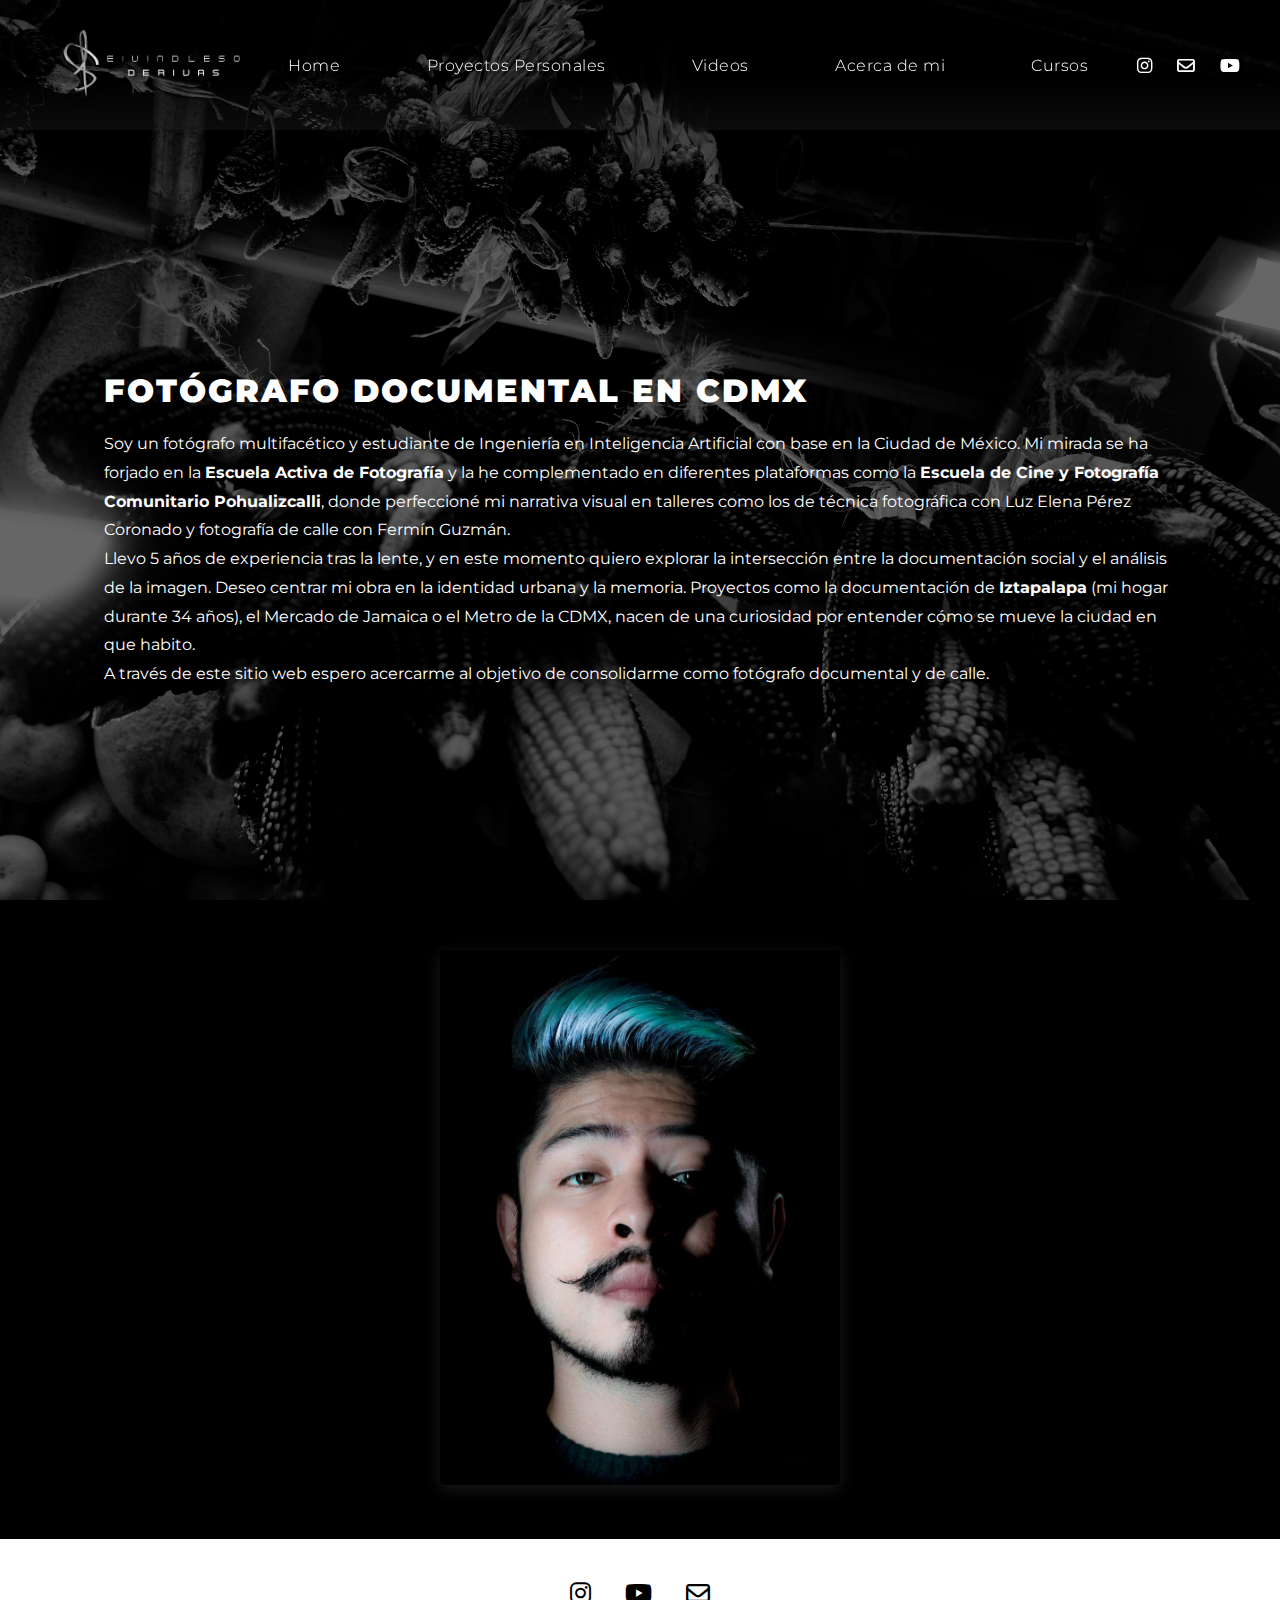
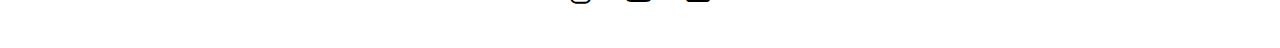
<file: about.html>
<!DOCTYPE html>
<html lang="es">
<head>
    <meta charset="UTF-8">
    <meta name="viewport" content="width=device-width, initial-scale=1.0">
    <title>Sobre Eivind Derivas | Fotógrafo Documental y de Calle en CDMX</title>
    <meta name="description" content="Conoce a Eivind Derivas, fotógrafo y estudiante de IA. Formado en la Escuela Activa de Fotografía y Pohualizcalli. 5 años documentando la vida en Iztapalapa y Ciudad de México.">
    <meta name="keywords" content="Biografía Eivind Derivas, Escuela Activa de Fotografía, Pohualizcalli, Fotógrafo Iztapalapa, Inteligencia Artificial y Arte">

    <link href="https://fonts.googleapis.com/css2?family=Montserrat:wght@300;400;700;900&display=swap" rel="stylesheet">
    <link rel="stylesheet" href="https://cdnjs.cloudflare.com/ajax/libs/font-awesome/6.4.0/css/all.min.css">
    <link rel="stylesheet" href="assets/css/style.css">
</head>
<body class="transparent-mode">

    <header>
        <div class="logo-container"><a href="index.html"><img src="assets/img/general/logo.png" alt="Eivinderivas"></a></div>
        <div class="menu-toggle" id="mobile-menu-btn"><span></span><span></span><span></span></div>
        <nav class="desktop-nav">
            <ul>
                <li><a href="index.html">Home</a></li>
                <li><a href="proyectosPersonales.html">Proyectos Personales</a></li>
                <li><a href="videos.html">Videos</a></li>
                <li><a href="about.html">Acerca de mi</a></li>
                <li><a href="cursos.html">Cursos</a></li>
            </ul>
        </nav>
        <div class="header-social desktop-social">
            <a href="https://www.instagram.com/eivind_derivas/" target="_blank"><i class="fa-brands fa-instagram"></i></a>
            <a href="contacto.html"><i class="fa-regular fa-envelope"></i></a>
            <a href="https://www.youtube.com/@Synthgraf_IA" target="_blank"><i class="fa-brands fa-youtube"></i></a>
        </div>
        <div class="mobile-menu-overlay" id="mobile-menu">
             <button class="close-menu" id="close-menu-btn" style="background:none; border:none; color:white; font-size:3rem; position:absolute; top:20px; right:30px; cursor:pointer;">&times;</button>
            <ul>
                <li><a href="index.html">Home</a></li>
                <li><a href="proyectosPersonales.html">Proyectos Personales</a></li>
                <li><a href="videos.html">Videos</a></li>
                <li><a href="about.html">Acerca de mi</a></li>
                <li><a href="cursos.html">Cursos</a></li>
            </ul>
            <div class="mobile-social">
                <a href="https://www.instagram.com/eivind_derivas/" target="_blank"><i class="fa-brands fa-instagram"></i></a>
                <a href="https://www.youtube.com/@Synthgraf_IA" target="_blank"><i class="fa-brands fa-youtube"></i></a>
                <a href="contacto.html"><i class="fa-regular fa-envelope"></i></a>
            </div>
        </div>
    </header>

    <main> 
        <section class="about-banner">
            <div class="about-text">
                <h1 style="font-size: 2rem; margin-bottom: 20px; color: #fff;">Fotógrafo Documental en CDMX</h1>
                <p>
                    Soy un fotógrafo multifacético y estudiante de Ingeniería en Inteligencia Artificial con base en la Ciudad de México. Mi mirada se ha forjado en la <strong>Escuela Activa de Fotografía</strong> y la he complementado en diferentes plataformas como la <strong>Escuela de Cine y Fotografía Comunitario Pohualizcalli</strong>, donde perfeccioné mi narrativa visual en talleres como los de técnica fotográfica con Luz Elena Pérez Coronado y fotografía de calle con Fermín Guzmán.
                </p>
                <p>
                    Llevo 5 años de experiencia tras la lente, y en este momento quiero explorar la intersección entre la documentación social y el análisis de la imagen. Deseo centrar mi obra en la identidad urbana y la memoria. Proyectos como la documentación de <strong>Iztapalapa</strong> (mi hogar durante 34 años), el Mercado de Jamaica o el Metro de la CDMX, nacen de una curiosidad por entender cómo se mueve la ciudad en que habito.
                </p>
                <p>
                    A través de este sitio web espero acercarme al objetivo de consolidarme como fotógrafo documental y de calle.
                </p>
            </div>
        </section>

        <section class="profile-photo-section">
            <img src="assets/img/acerca/acerca.jpg" alt="Retrato de Eivind Derivas, fotógrafo documental en Iztapalapa CDMX">
        </section>

    </main>

    <footer>
        <div class="social-icons-footer">
            <a href="https://www.instagram.com/eivind_derivas/" target="_blank"><i class="fa-brands fa-instagram"></i></a>
            <a href="https://www.youtube.com/@Synthgraf_IA" target="_blank"><i class="fa-brands fa-youtube"></i></a>
            <a href="contacto.html"><i class="fa-regular fa-envelope"></i></a>
        </div>
    </footer>
    <script src="assets/js/script.js"></script>
</body>
</html>
</file>
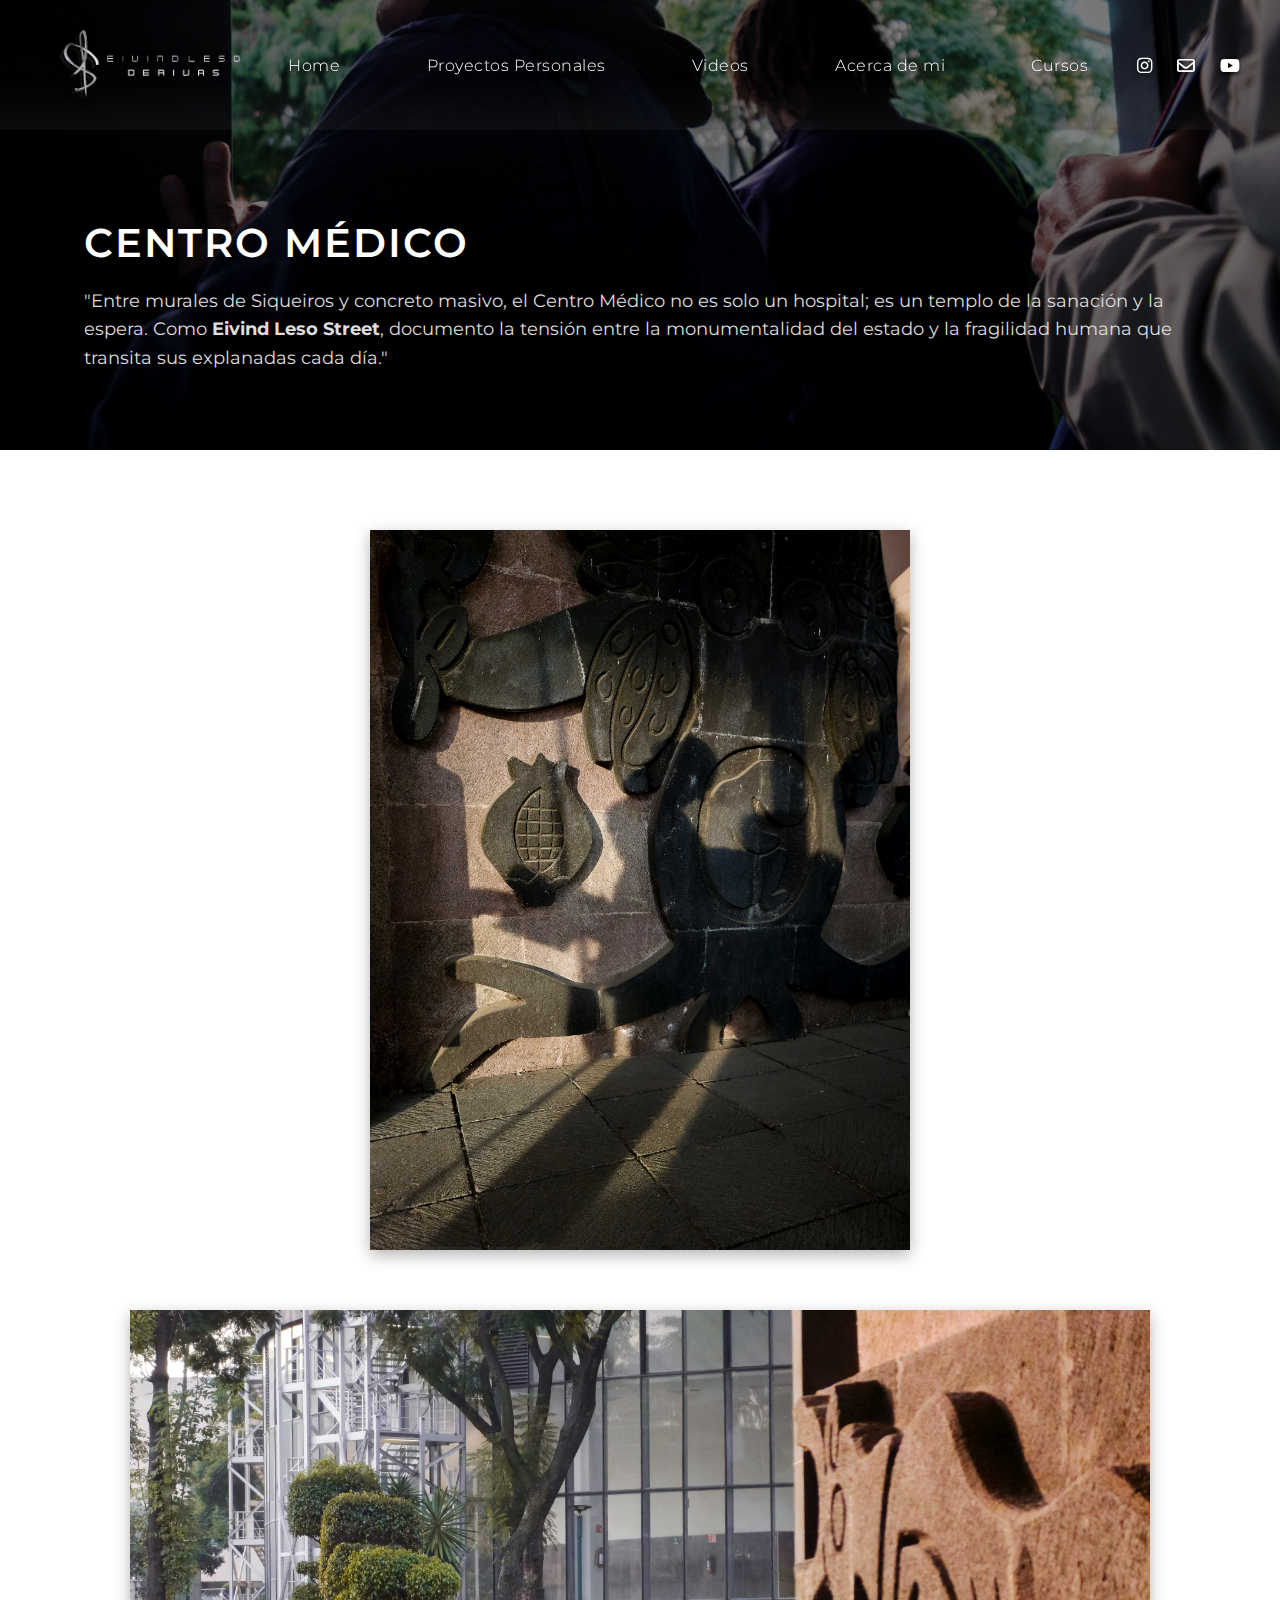
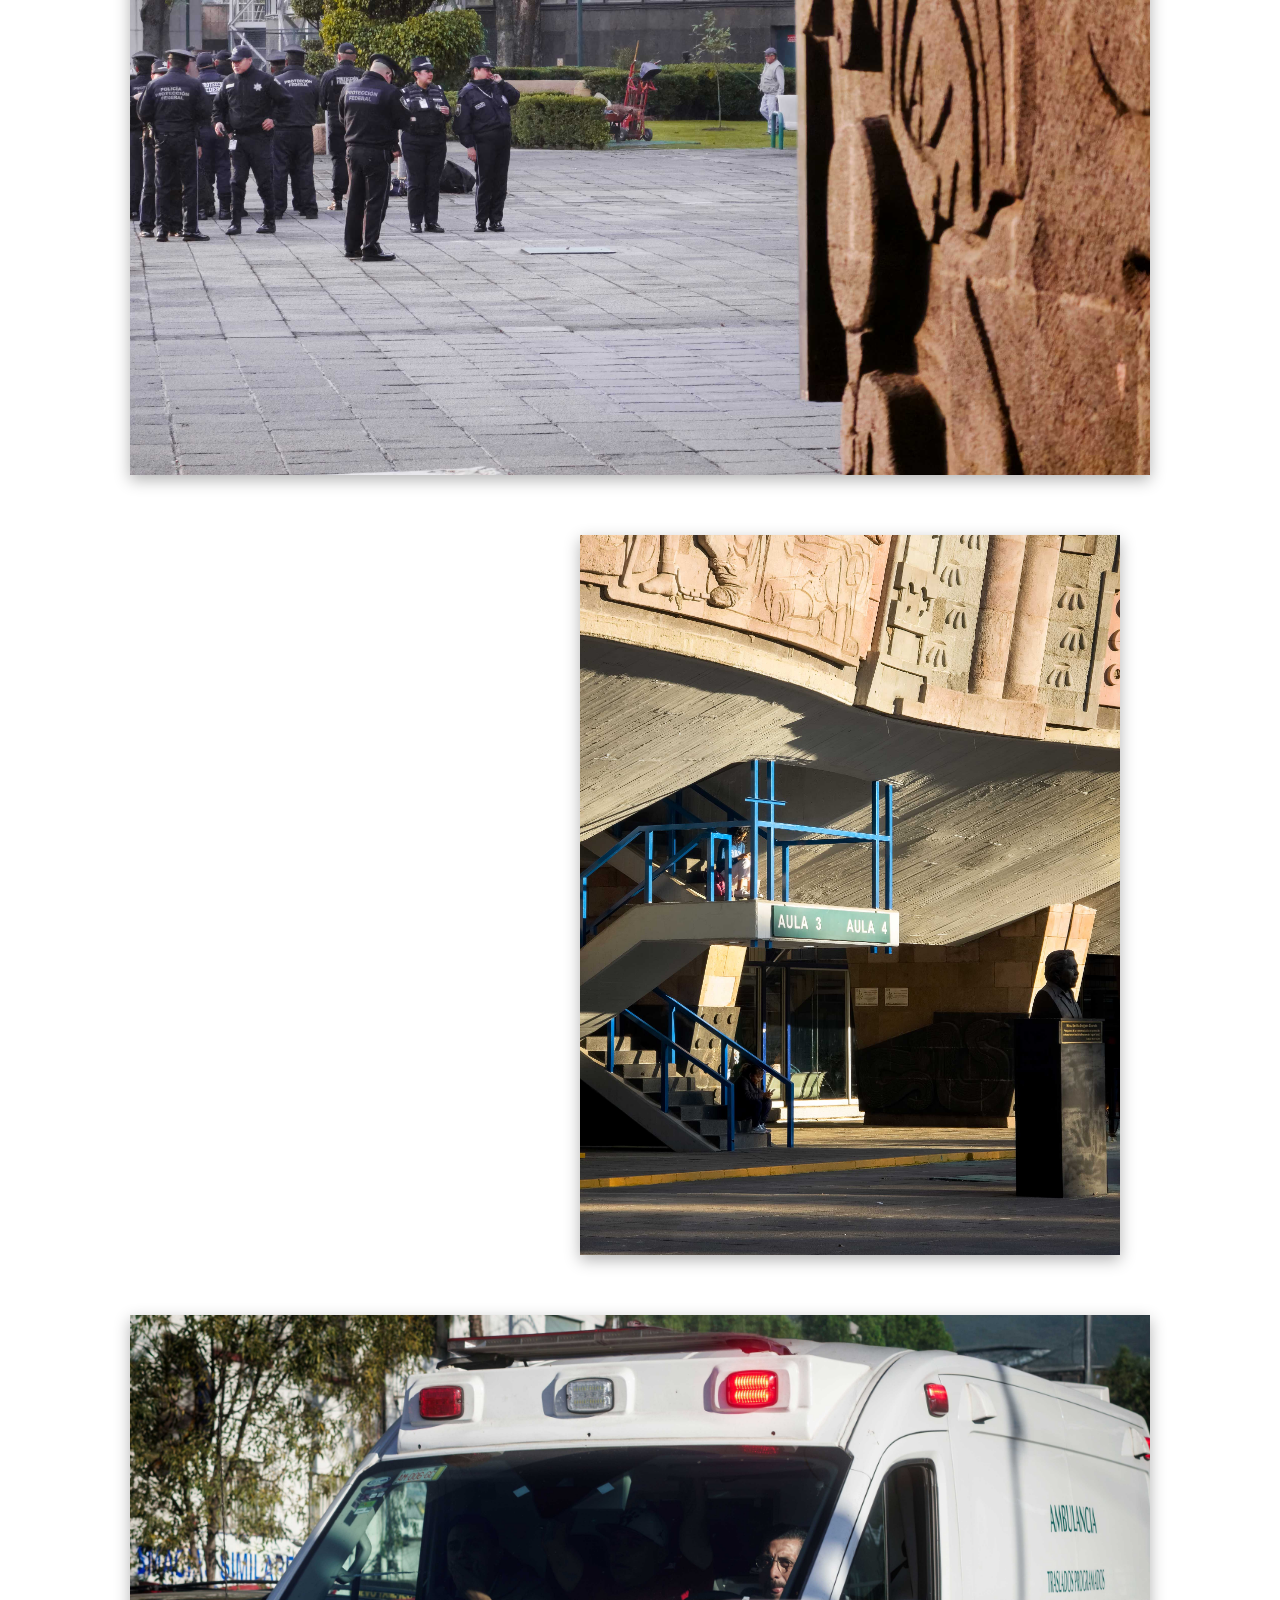
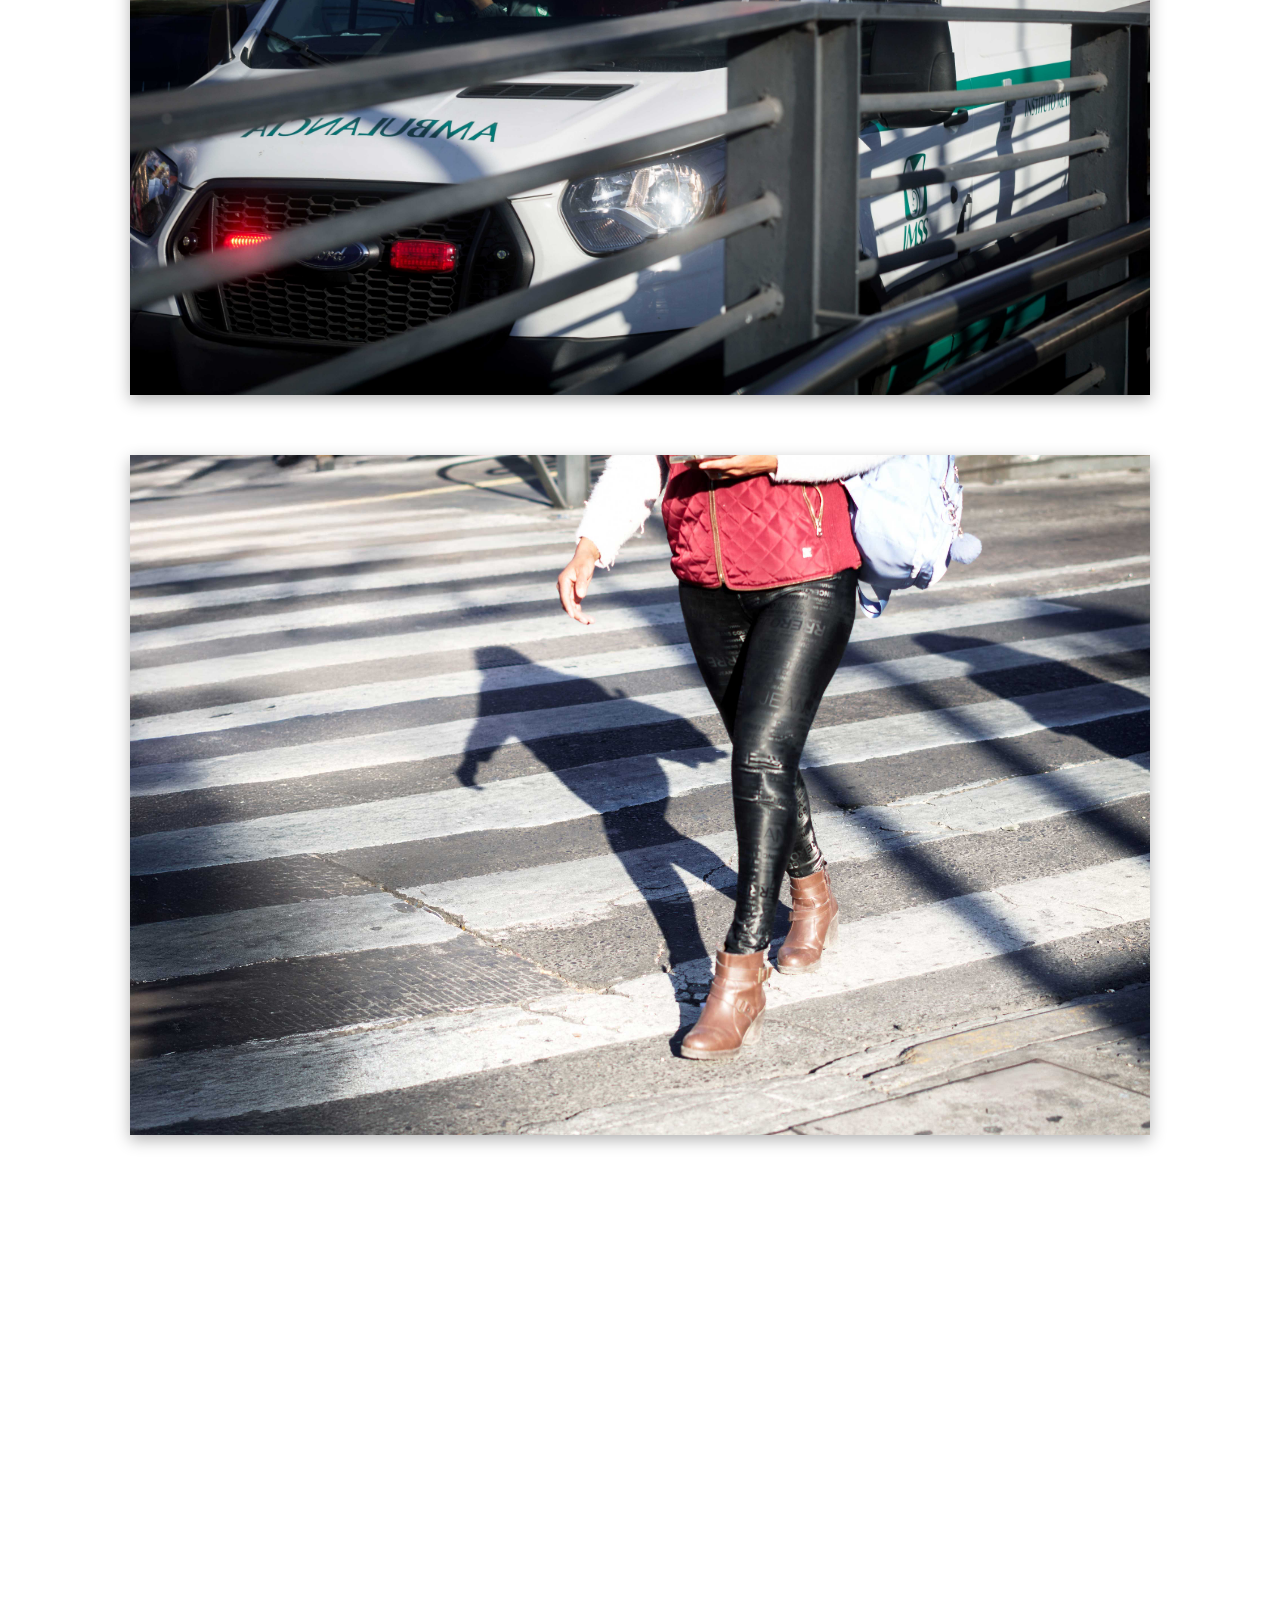
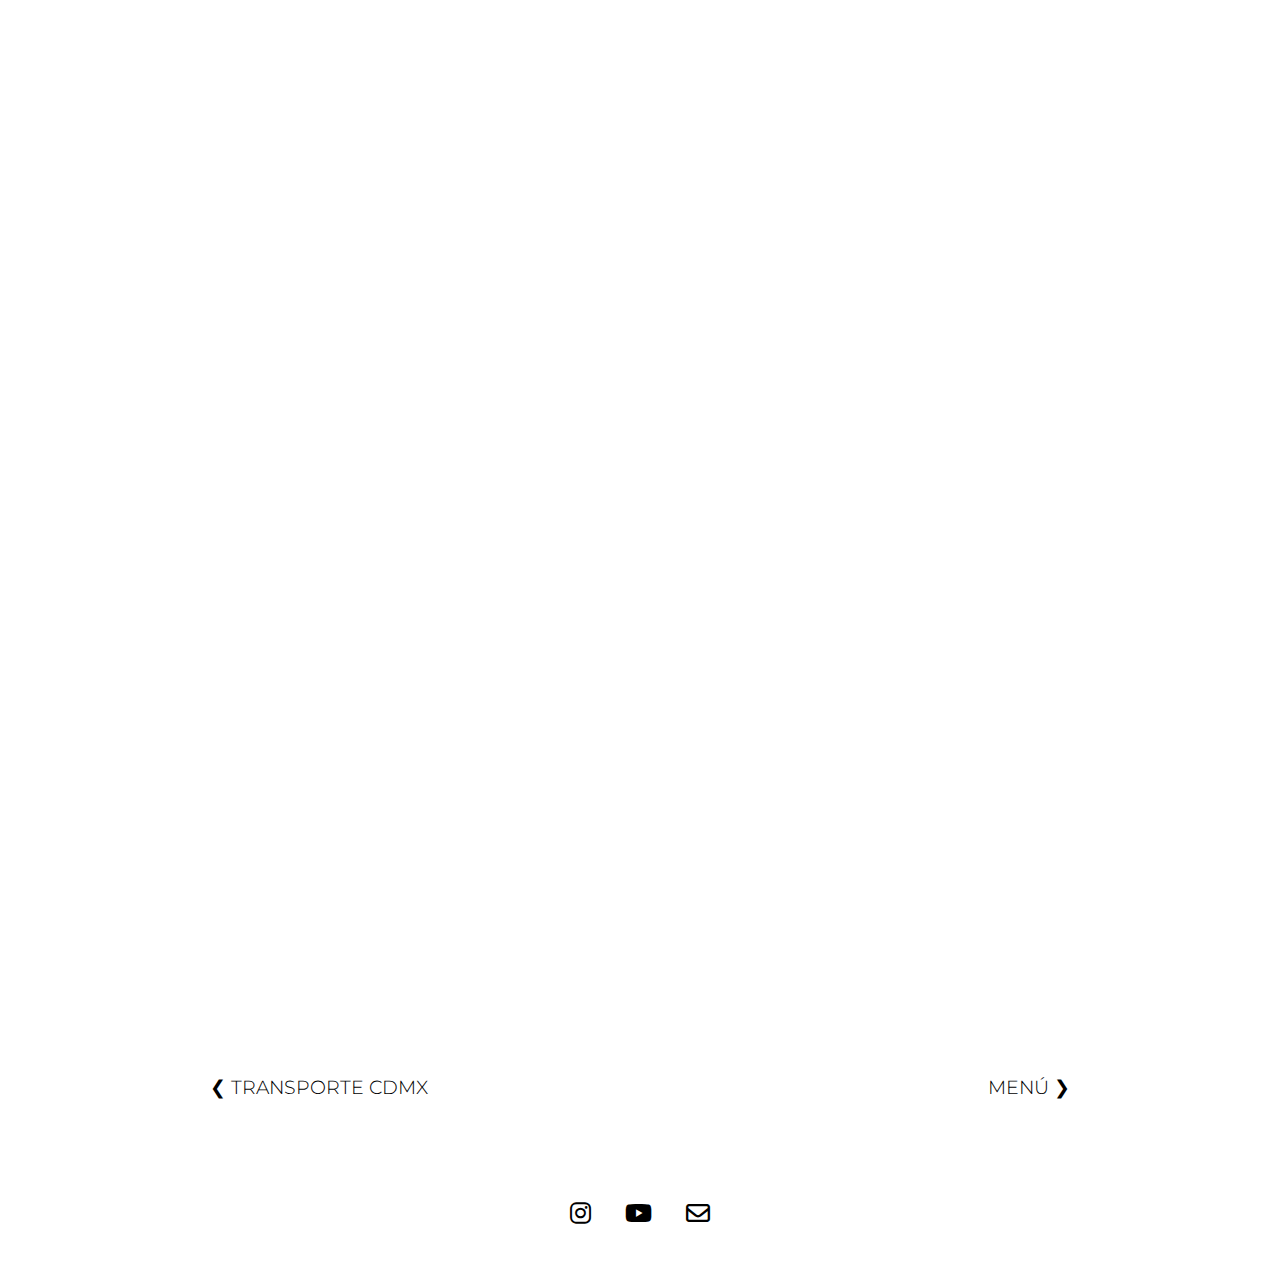
<file: centromedico.html>
<!DOCTYPE html>
<html lang="es">
<head>
    <meta charset="UTF-8">
    <meta name="viewport" content="width=device-width, initial-scale=1.0">
    <title>Centro Médico Siglo XXI | Arquitectura y Memoria | Eivind Leso</title>
    <meta name="description" content="Ensayo visual sobre el Centro Médico Nacional Siglo XXI por Eivind Leso. La convergencia entre el brutalismo, el muralismo mexicano y la espera humana.">
    <meta name="keywords" content="Centro Médico Siglo XXI, Eivind Leso, Fotografía Arquitectura Brutalista, CDMX, Muralismo, Eivind Street">
    
    <link href="https://fonts.googleapis.com/css2?family=Montserrat:wght@300;400;700;900&display=swap" rel="stylesheet">
    <link rel="stylesheet" href="https://cdnjs.cloudflare.com/ajax/libs/font-awesome/6.4.0/css/all.min.css">
    <link rel="stylesheet" href="assets/css/style.css">
    <style>
        .project-hero {
            position: relative; width: 100%; min-height: 50vh; 
            background-image: url('assets/img/proyectos/centromedico/bannerCmn.jpg');
            background-size: cover; background-position: center;
            display: flex; align-items: center; justify-content: center;
        }
        .project-hero::before {
            content: ''; position: absolute; top: 0; left: 0; right: 0; bottom: 0; background: rgba(0,0,0,0.5);
        }
    </style>
</head>
<body class="transparent-mode">
    <header>
        <div class="logo-container"><a href="index.html"><img src="assets/img/general/logo.png" alt="Eivind Street Logo"></a></div>
        <div class="menu-toggle" id="mobile-menu-btn"><span></span><span></span><span></span></div>
        <nav class="desktop-nav">
            <ul>
                <li><a href="index.html">Home</a></li>
                <li><a href="proyectosPersonales.html">Proyectos Personales</a></li>
                <li><a href="videos.html">Videos</a></li>
                <li><a href="about.html">Acerca de mi</a></li>
                <li><a href="cursos.html">Cursos</a></li>
            </ul>
        </nav>
        <div class="header-social desktop-social">
            <a href="https://www.instagram.com/eivind_derivas/" target="_blank"><i class="fa-brands fa-instagram"></i></a>
            <a href="contacto.html"><i class="fa-regular fa-envelope"></i></a>
            <a href="https://www.youtube.com/@Synthgraf_IA" target="_blank"><i class="fa-brands fa-youtube"></i></a>
        </div>
        <div class="mobile-menu-overlay" id="mobile-menu">
            <button class="close-menu" id="close-menu-btn" style="background:none; border:none; color:white; font-size:3rem; position:absolute; top:20px; right:30px; cursor:pointer;">&times;</button>
            <ul>
                <li><a href="index.html">Home</a></li>
                <li><a href="proyectosPersonales.html">Proyectos Personales</a></li>
                <li><a href="videos.html">Videos</a></li>
                <li><a href="about.html">Acerca de mi</a></li>
                <li><a href="cursos.html">Cursos</a></li>
            </ul>
            <div class="mobile-social">
                <a href="https://www.instagram.com/eivind_derivas/" target="_blank"><i class="fa-brands fa-instagram"></i></a>
                <a href="https://www.youtube.com/@Synthgraf_IA" target="_blank"><i class="fa-brands fa-youtube"></i></a>
                <a href="contacto.html"><i class="fa-regular fa-envelope"></i></a>
            </div>
        </div>
    </header>

    <main>
        <section class="project-hero">
            <div class="hero-text">
                <h1>Centro Médico</h1>
                <p>
                    "Entre murales de Siqueiros y concreto masivo, el Centro Médico no es solo un hospital; es un templo de la sanación y la espera. Como <strong>Eivind Leso Street</strong>, documento la tensión entre la monumentalidad del estado y la fragilidad humana que transita sus explanadas cada día."
                </p>
            </div>
        </section>

        <section class="project-white-area">
            <div id="scroll-gallery" class="scroll-gallery-container"></div>
            <div class="project-nav-thin">
                <a href="transportecdmx.html">&#10094; Transporte CDMX</a>
                <a href="proyectosPersonales.html">Menú &#10095;</a>
            </div>
        </section>
    </main>

    <div id="myLightbox" class="lightbox">
        <span class="close-lightbox" onclick="closeLightbox()">&times;</span>
        <img class="lightbox-content" id="lightbox-img" alt="Foto Centro Médico Siglo XXI Eivind Street">
        <a class="lightbox-prev" onclick="plusLightboxSlides(-1)">&#10094;</a>
        <a class="lightbox-next" onclick="plusLightboxSlides(1)">&#10095;</a>
    </div>

    <button id="backToTop" title="Volver al inicio"><i class="fa-solid fa-arrow-up"></i></button>

    <footer>
        <div class="social-icons-footer">
            <a href="https://www.instagram.com/eivind_derivas/" target="_blank"><i class="fa-brands fa-instagram"></i></a>
            <a href="https://www.youtube.com/@Synthgraf_IA" target="_blank"><i class="fa-brands fa-youtube"></i></a>
            <a href="contacto.html"><i class="fa-regular fa-envelope"></i></a>
        </div>
    </footer>

    <script src="assets/js/script.js"></script>
    <script>
        document.addEventListener("DOMContentLoaded", function() {
            // Actualizado a 7 imágenes
            initScrollGallery('assets/img/proyectos/centromedico', 'cmnCarru', 7);
        });
    </script>
</body>
</html>
</file>
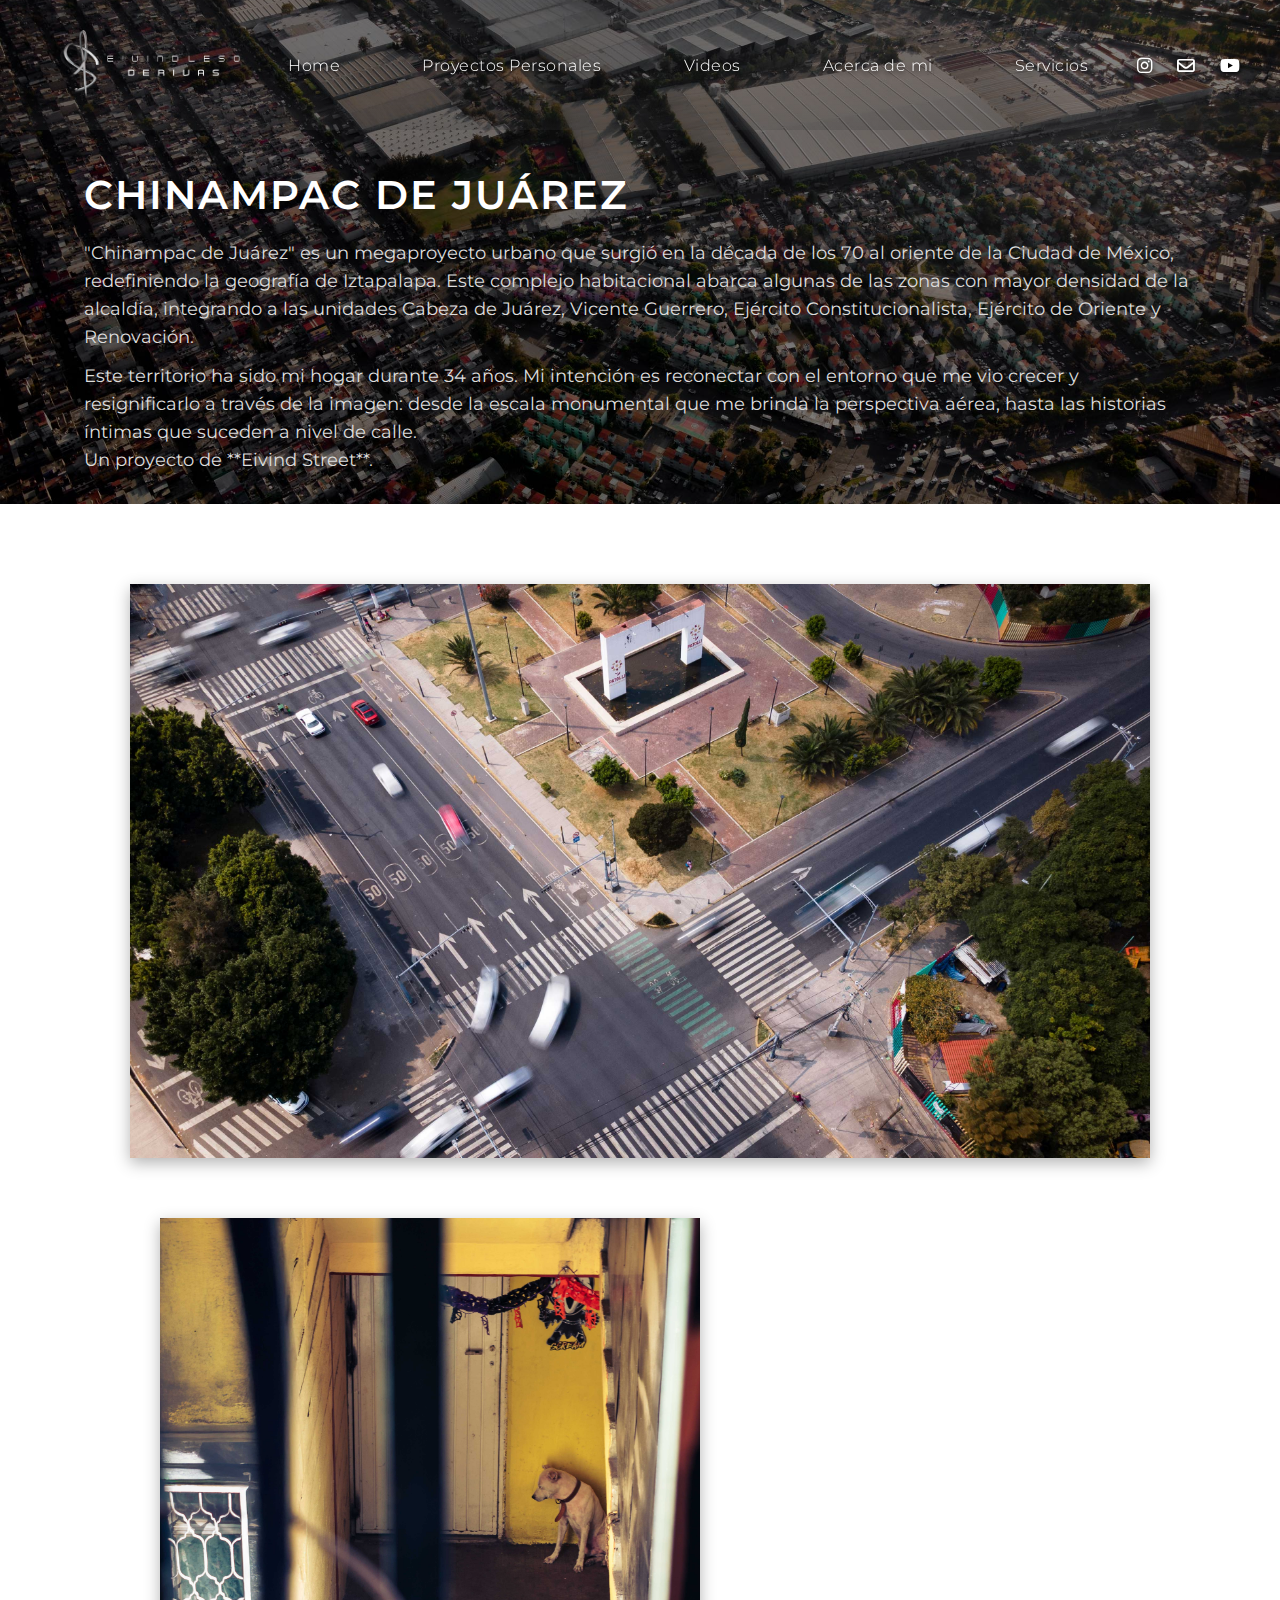
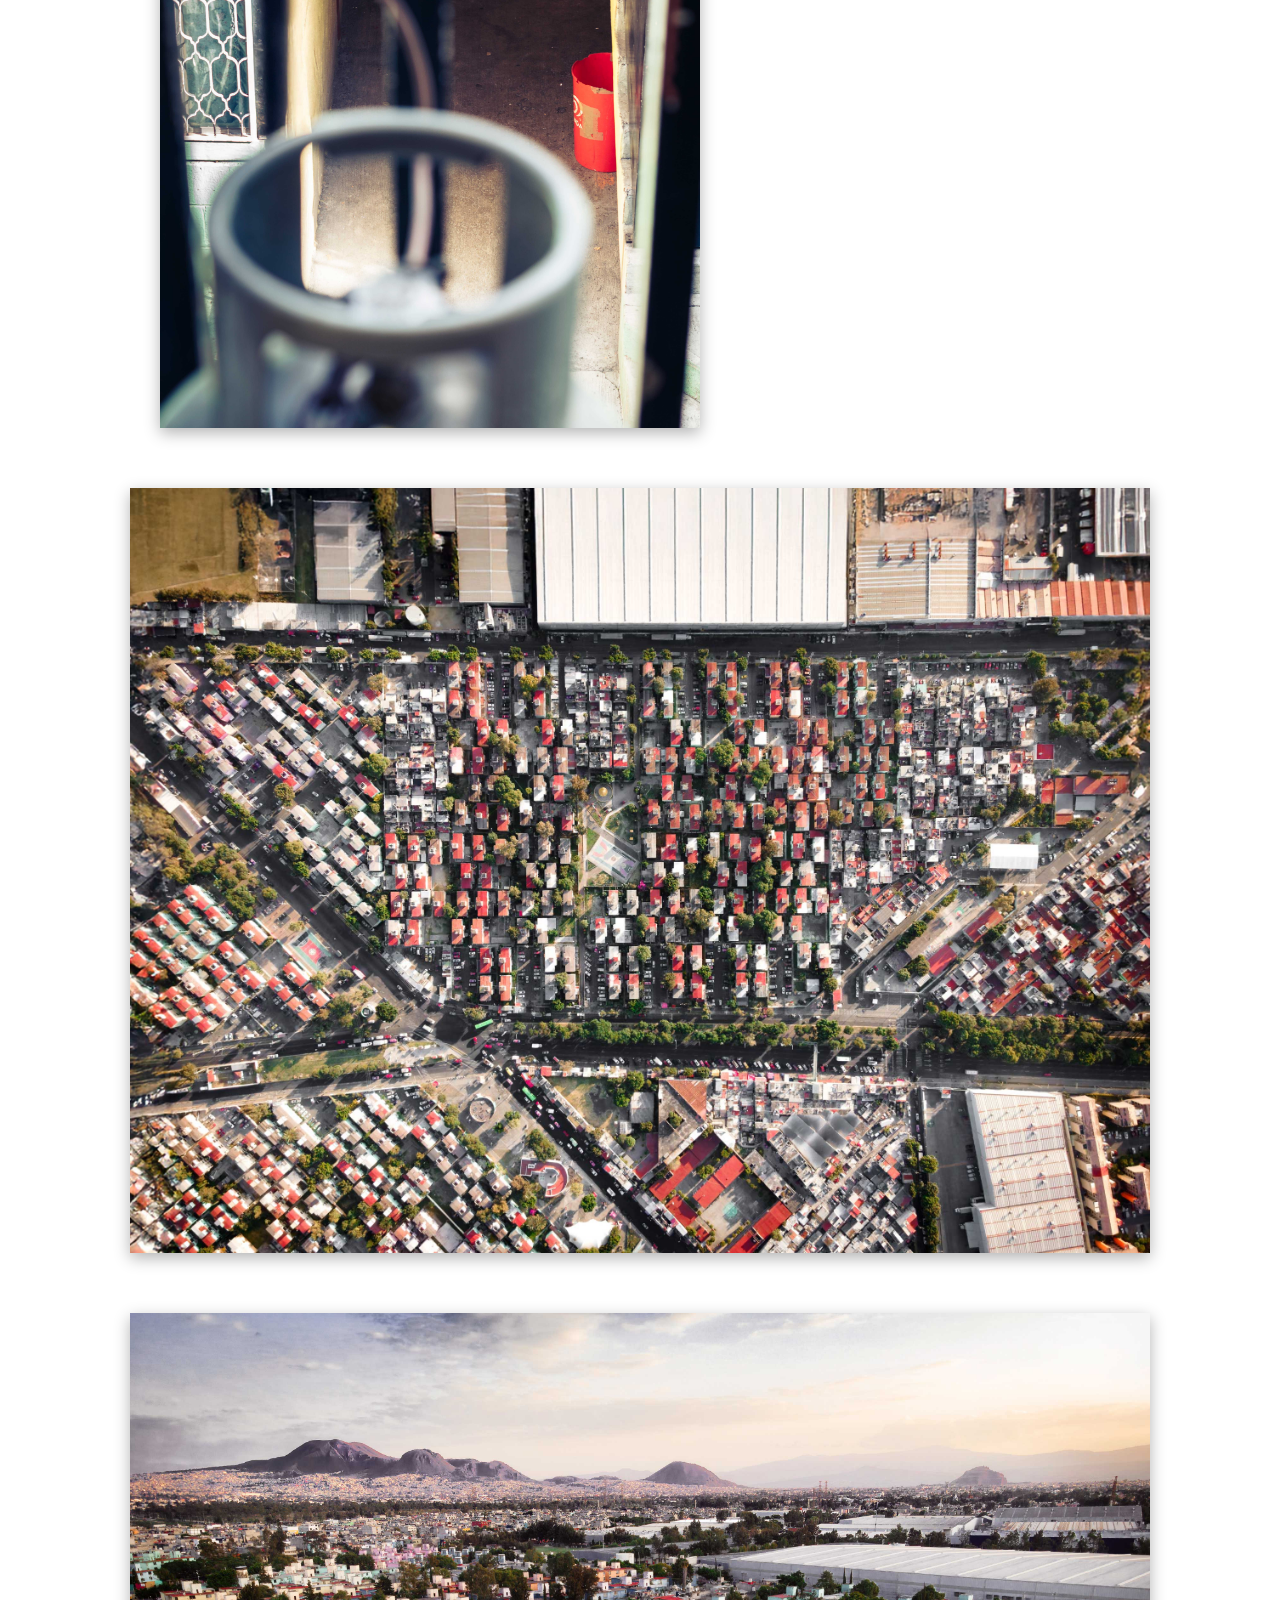
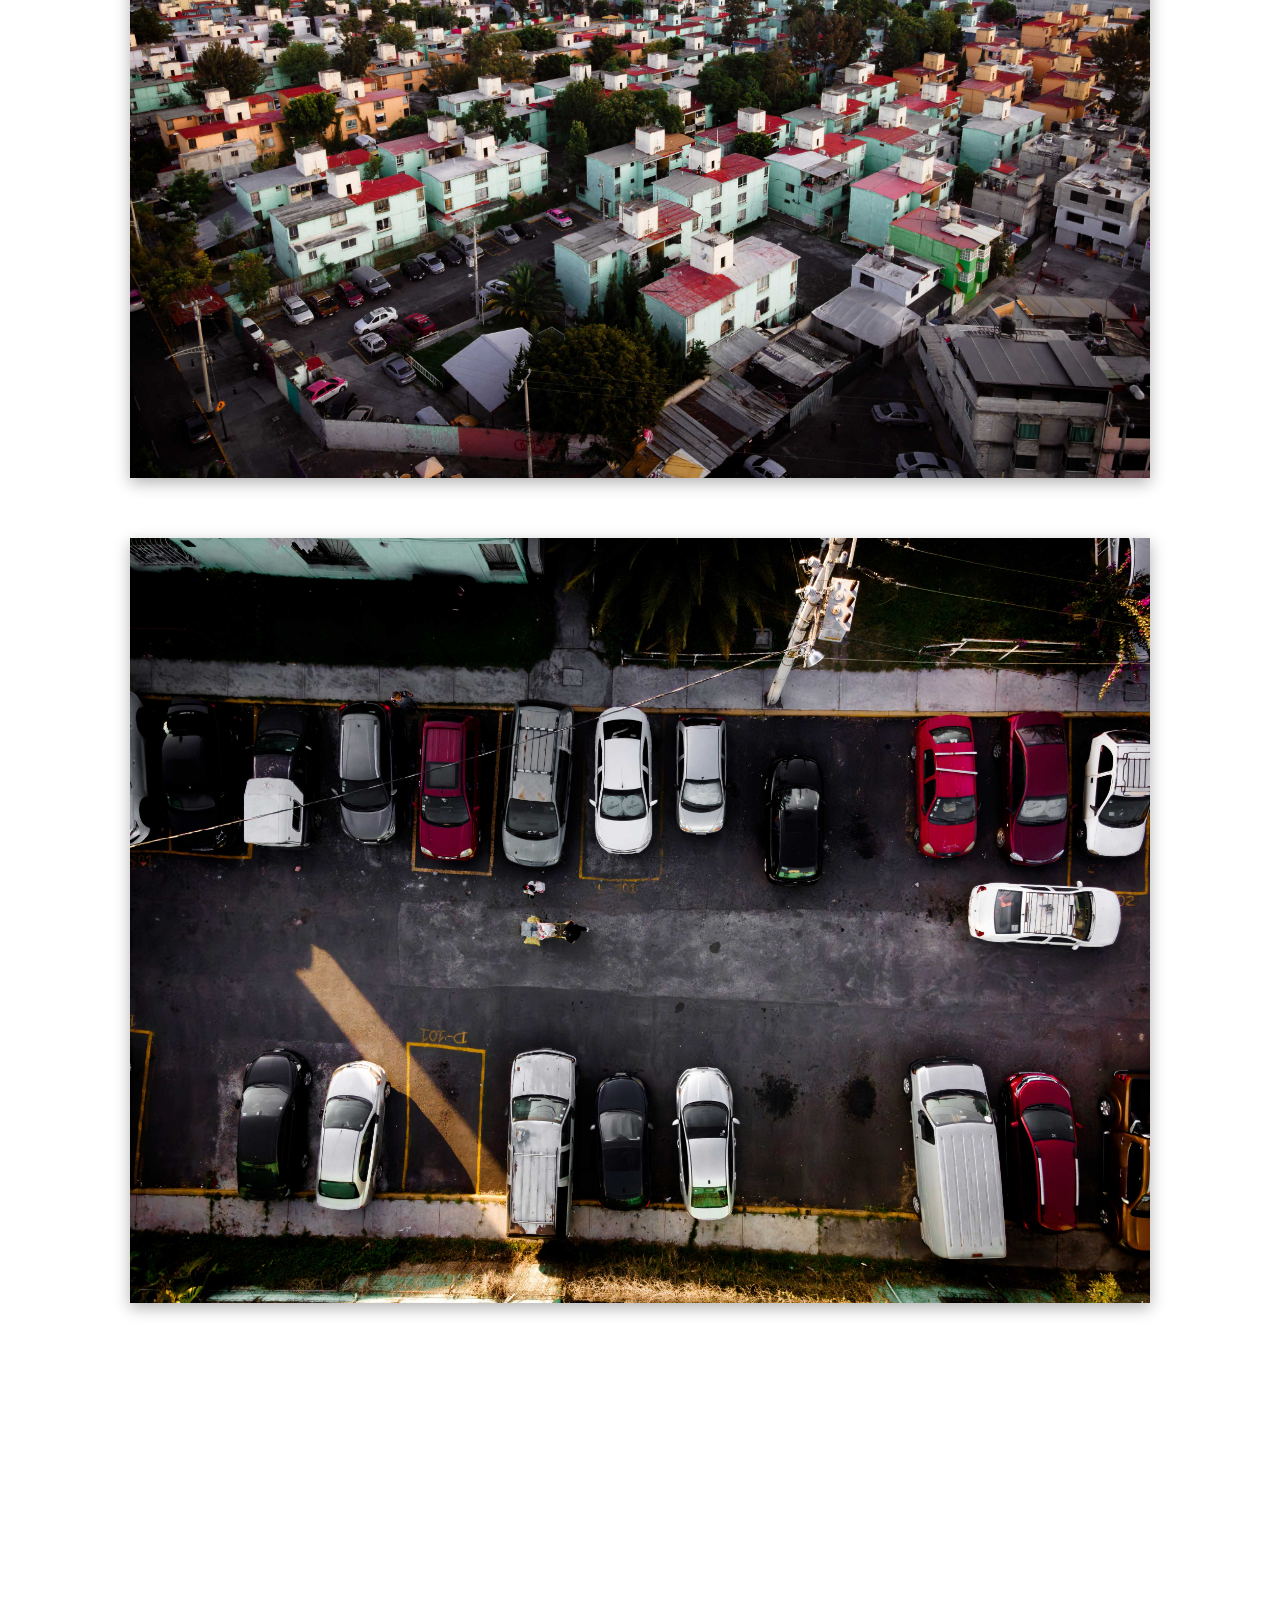
<file: chinampacdejuarez.html>
<!DOCTYPE html>
<html lang="es">
<head>
    <meta charset="UTF-8">
    <meta name="viewport" content="width=device-width, initial-scale=1.0">
    <title>Chinampac de Juárez | Fotografía Urbana por Eivind Leso</title>
    <meta name="description" content="Proyecto de Eivind Leso sobre Chinampac de Juárez. Contrastes entre la escala monumental y la vida íntima en el oriente de la CDMX.">
    <meta name="keywords" content="Chinampac de Juárez, Eivind Leso, Eivind Street, Unidad Habitacional CDMX">
    
    <link href="https://fonts.googleapis.com/css2?family=Montserrat:wght@300;400;700;900&display=swap" rel="stylesheet">
    <link rel="stylesheet" href="https://cdnjs.cloudflare.com/ajax/libs/font-awesome/6.4.0/css/all.min.css">
    <link rel="stylesheet" href="assets/css/style.css">
    <style>
        .project-hero {
            position: relative; width: 100%; min-height: 50vh; 
            background-image: url('assets/img/proyectos/chinampacdejuarez/bannerChin.jpg');
            background-size: cover; background-position: center;
            display: flex; align-items: center; justify-content: center;
        }
        .project-hero::before {
            content: ''; position: absolute; top: 0; left: 0; right: 0; bottom: 0; background: rgba(0,0,0,0.5);
        }
    </style>
</head>
<body class="transparent-mode">
    <header>
        <div class="logo-container"><a href="index.html"><img src="assets/img/general/logo.png" alt="Eivind Street Logo"></a></div>
        <div class="menu-toggle" id="mobile-menu-btn"><span></span><span></span><span></span></div>
        <nav class="desktop-nav">
            <ul>
                <li><a href="index.html">Home</a></li>
                <li><a href="proyectosPersonales.html">Proyectos Personales</a></li>
                <li><a href="videos.html">Videos</a></li>
                <li><a href="about.html">Acerca de mi</a></li>
                <li><a href="servicios.html">Servicios</a></li>
            </ul>
        </nav>
        <div class="header-social desktop-social">
            <a href="https://www.instagram.com/eivind_street/" target="_blank"><i class="fa-brands fa-instagram"></i></a>
            <a href="contacto.html"><i class="fa-regular fa-envelope"></i></a>
            <a href="https://www.youtube.com/@Synthgraf_IA" target="_blank"><i class="fa-brands fa-youtube"></i></a>
        </div>
        <div class="mobile-menu-overlay" id="mobile-menu">
            <button class="close-menu" id="close-menu-btn" style="background:none; border:none; color:white; font-size:3rem; position:absolute; top:20px; right:30px; cursor:pointer;">&times;</button>
            <ul>
                <li><a href="index.html">Home</a></li>
                <li><a href="proyectosPersonales.html">Proyectos Personales</a></li>
                <li><a href="videos.html">Videos</a></li>
                <li><a href="about.html">Acerca de mi</a></li>
                <li><a href="servicios.html">Servicios</a></li>
            </ul>
            <div class="mobile-social">
                <a href="https://www.instagram.com/eivind_street/" target="_blank"><i class="fa-brands fa-instagram"></i></a>
                <a href="https://www.youtube.com/@Synthgraf_IA" target="_blank"><i class="fa-brands fa-youtube"></i></a>
                <a href="contacto.html"><i class="fa-regular fa-envelope"></i></a>
            </div>
        </div>
    </header>

    <main>
        <section class="project-hero">
            <div class="hero-text">
                <h1>Chinampac de Juárez</h1>
                <p>
                    "Chinampac de Juárez" es un megaproyecto urbano que surgió en la década de los 70 al oriente de la Ciudad de México, redefiniendo la geografía de Iztapalapa. Este complejo habitacional abarca algunas de las zonas con mayor densidad de la alcaldía, integrando a las unidades Cabeza de Juárez, Vicente Guerrero, Ejército Constitucionalista, Ejército de Oriente y Renovación.
                </p>
                <p>
                    Este territorio ha sido mi hogar durante 34 años. Mi intención es reconectar con el entorno que me vio crecer y resignificarlo a través de la imagen: desde la escala monumental que me brinda la perspectiva aérea, hasta las historias íntimas que suceden a nivel de calle.
                    <br>Un proyecto de **Eivind Street**.
                </p>
            </div>
        </section>

        <section class="project-white-area">
            <div id="scroll-gallery" class="scroll-gallery-container"></div>
            <div class="project-nav-thin">
                <a href="proyectosPersonales.html">&#10094; Menú</a> 
                <a href="iztapalapa.html">Iztapalapa &#10095;</a>
            </div>
        </section>
    </main>

    <div id="myLightbox" class="lightbox">
        <span class="close-lightbox" onclick="closeLightbox()">&times;</span>
        <img class="lightbox-content" id="lightbox-img" alt="Foto Chinampac Eivind Street">
        <a class="lightbox-prev" onclick="plusLightboxSlides(-1)">&#10094;</a>
        <a class="lightbox-next" onclick="plusLightboxSlides(1)">&#10095;</a>
    </div>

    <button id="backToTop" title="Volver al inicio"><i class="fa-solid fa-arrow-up"></i></button>

    <footer>
        <div class="footer-content">
            <div class="social-icons-footer">
                <a href="https://www.instagram.com/eivind_street/" target="_blank"><i class="fa-brands fa-instagram"></i></a>
                <a href="https://www.youtube.com/@Synthgraf_IA" target="_blank"><i class="fa-brands fa-youtube"></i></a>
                <a href="contacto.html"><i class="fa-regular fa-envelope"></i></a>
            </div>
            <p class="copyright-text">
                © 2026 Eivind Leso | Irving Soriano. Todos los derechos reservados.
            </p>
        </div>
    </footer>

    <script src="assets/js/script.js"></script>
    <script>
        document.addEventListener("DOMContentLoaded", function() {
            initScrollGallery('assets/img/proyectos/chinampacdejuarez', 'chinCarru', 41);
        });
    </script>
</body>
</html>
</file>
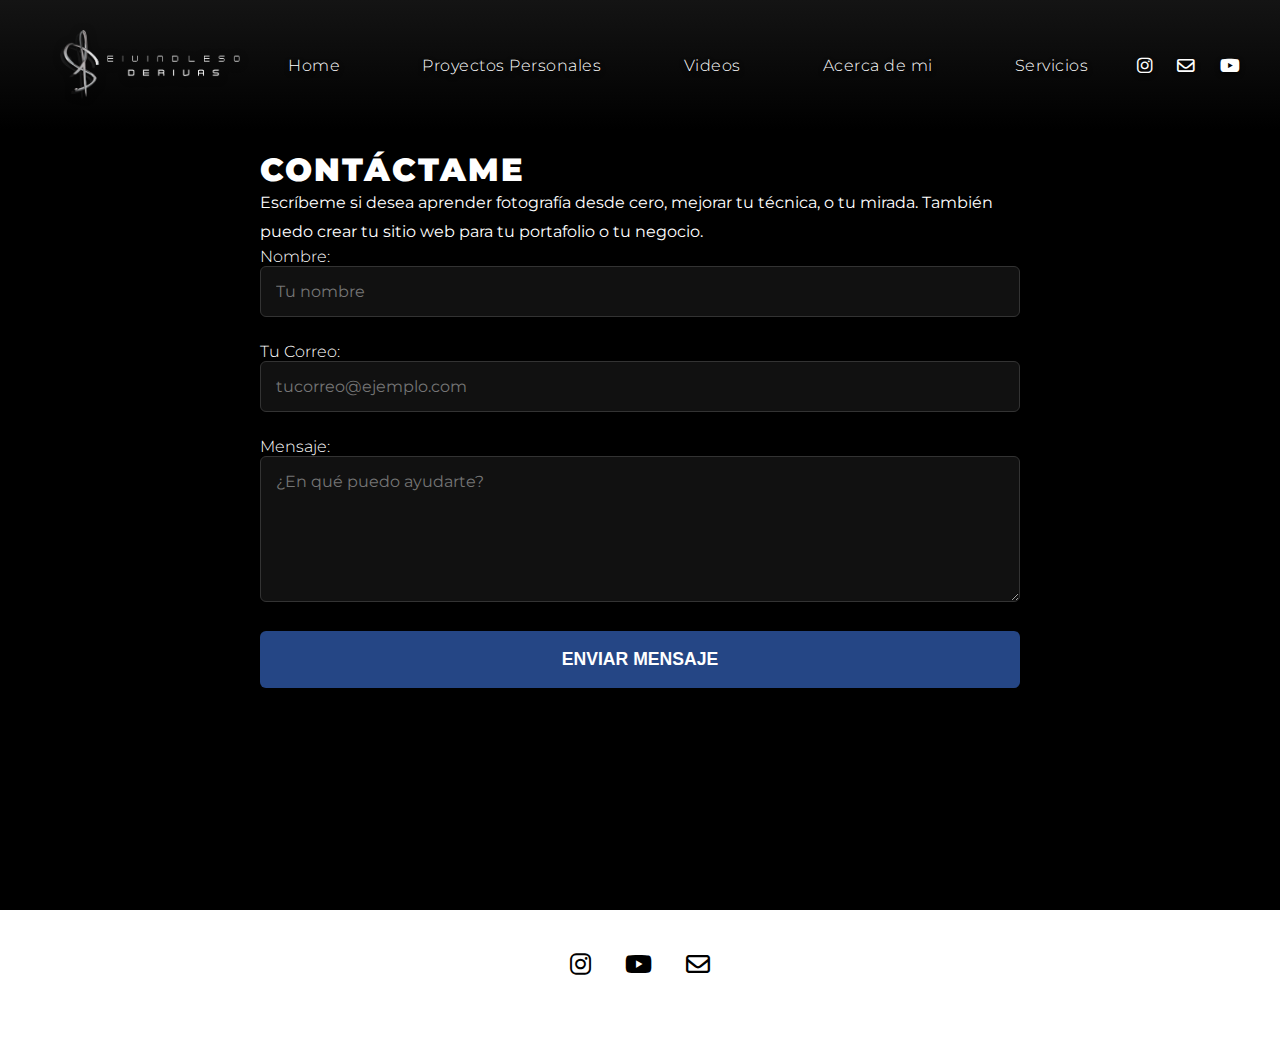
<file: contacto.html>
<!DOCTYPE html>
<html lang="es">
<head>
    <meta charset="UTF-8">
    <meta name="viewport" content="width=device-width, initial-scale=1.0">
    <title>Contacto Eivind Leso (Irving Soriano) | Fotógrafo CDMX | Eivind Street</title>
    <meta name="description" content="Contacta a Eivind Leso (Irving Soriano) para servicios de fotografía documental, sesiones urbanas en CDMX o colaboraciones bajo la firma Eivind Street.">
    <meta name="keywords" content="Contratar Eivind Leso, Contacto Eivind Street, Fotógrafo CDMX, Sesión de fotos Iztapalapa, Irving Soriano">
    <link href="https://fonts.googleapis.com/css2?family=Montserrat:wght@300;400;700;900&display=swap" rel="stylesheet">
    <link rel="stylesheet" href="https://cdnjs.cloudflare.com/ajax/libs/font-awesome/6.4.0/css/all.min.css">
    <link rel="stylesheet" href="assets/css/style.css">
</head>
<body>
    <header>
        <div class="logo-container"><a href="index.html"><img src="assets/img/general/logo.png" alt="Eivind Street Logo"></a></div>
        <div class="menu-toggle" id="mobile-menu-btn"><span></span><span></span><span></span></div>
        <nav class="desktop-nav">
            <ul>
                <li><a href="index.html">Home</a></li>
                <li><a href="proyectosPersonales.html">Proyectos Personales</a></li>
                <li><a href="videos.html">Videos</a></li>
                <li><a href="about.html">Acerca de mi</a></li>
                <li><a href="servicios.html">Servicios</a></li>
            </ul>
        </nav>
        <div class="header-social desktop-social">
            <a href="https://www.instagram.com/eivind_street/" target="_blank"><i class="fa-brands fa-instagram"></i></a>
            <a href="contacto.html" class="active"><i class="fa-regular fa-envelope"></i></a>
            <a href="https://www.youtube.com/@Synthgraf_IA" target="_blank"><i class="fa-brands fa-youtube"></i></a>
        </div>
        <div class="mobile-menu-overlay" id="mobile-menu">
            <button class="close-menu" id="close-menu-btn" style="background:none; border:none; color:white; font-size:3rem; position:absolute; top:20px; right:30px; cursor:pointer;">&times;</button>
            <ul>
                <li><a href="index.html">Home</a></li>
                <li><a href="proyectosPersonales.html">Proyectos Personales</a></li>
                <li><a href="videos.html">Videos</a></li>
                <li><a href="about.html">Acerca de mi</a></li>
                <li><a href="servicios.html">Servicios</a></li>
            </ul>
            <div class="mobile-social">
                <a href="https://www.instagram.com/eivind_street/" target="_blank"><i class="fa-brands fa-instagram"></i></a>
                <a href="https://www.youtube.com/@Synthgraf_IA" target="_blank"><i class="fa-brands fa-youtube"></i></a>
                <a href="contacto.html"><i class="fa-regular fa-envelope"></i></a>
            </div>
        </div>
    </header>

    <main>
        <section class="contact-section">
            <h1>Contáctame</h1>
            <p>Escríbeme si desea aprender fotografía desde cero, mejorar tu técnica, o tu mirada. También puedo crear tu sitio web para tu portafolio o tu negocio.</p>
            <form action="https://formspree.io/f/xovknlbb" method="POST" class="contact-form">
                <div class="form-group">
                    <label for="name">Nombre:</label>
                    <input type="text" id="name" name="name" required placeholder="Tu nombre">
                </div>
                <div class="form-group">
                    <label for="email">Tu Correo:</label>
                    <input type="email" id="email" name="email" required placeholder="tucorreo@ejemplo.com">
                </div>
                <div class="form-group">
                    <label for="message">Mensaje:</label>
                    <textarea id="message" name="message" rows="6" required placeholder="¿En qué puedo ayudarte?"></textarea>
                </div>
                <button type="submit" class="btn-submit">Enviar Mensaje</button>
            </form>
        </section>
    </main>

    <footer>
        <div class="footer-content">
            <div class="social-icons-footer">
                <a href="https://www.instagram.com/eivind_street/" target="_blank"><i class="fa-brands fa-instagram"></i></a>
                <a href="https://www.youtube.com/@Synthgraf_IA" target="_blank"><i class="fa-brands fa-youtube"></i></a>
                <a href="contacto.html"><i class="fa-regular fa-envelope"></i></a>
            </div>
            <p class="copyright-text">
                © 2024 Eivind Leso | Irving Soriano. Todos los derechos reservados.
            </p>
        </div>
    </footer>
    <script src="assets/js/script.js"></script>
</body>
</html>
</file>
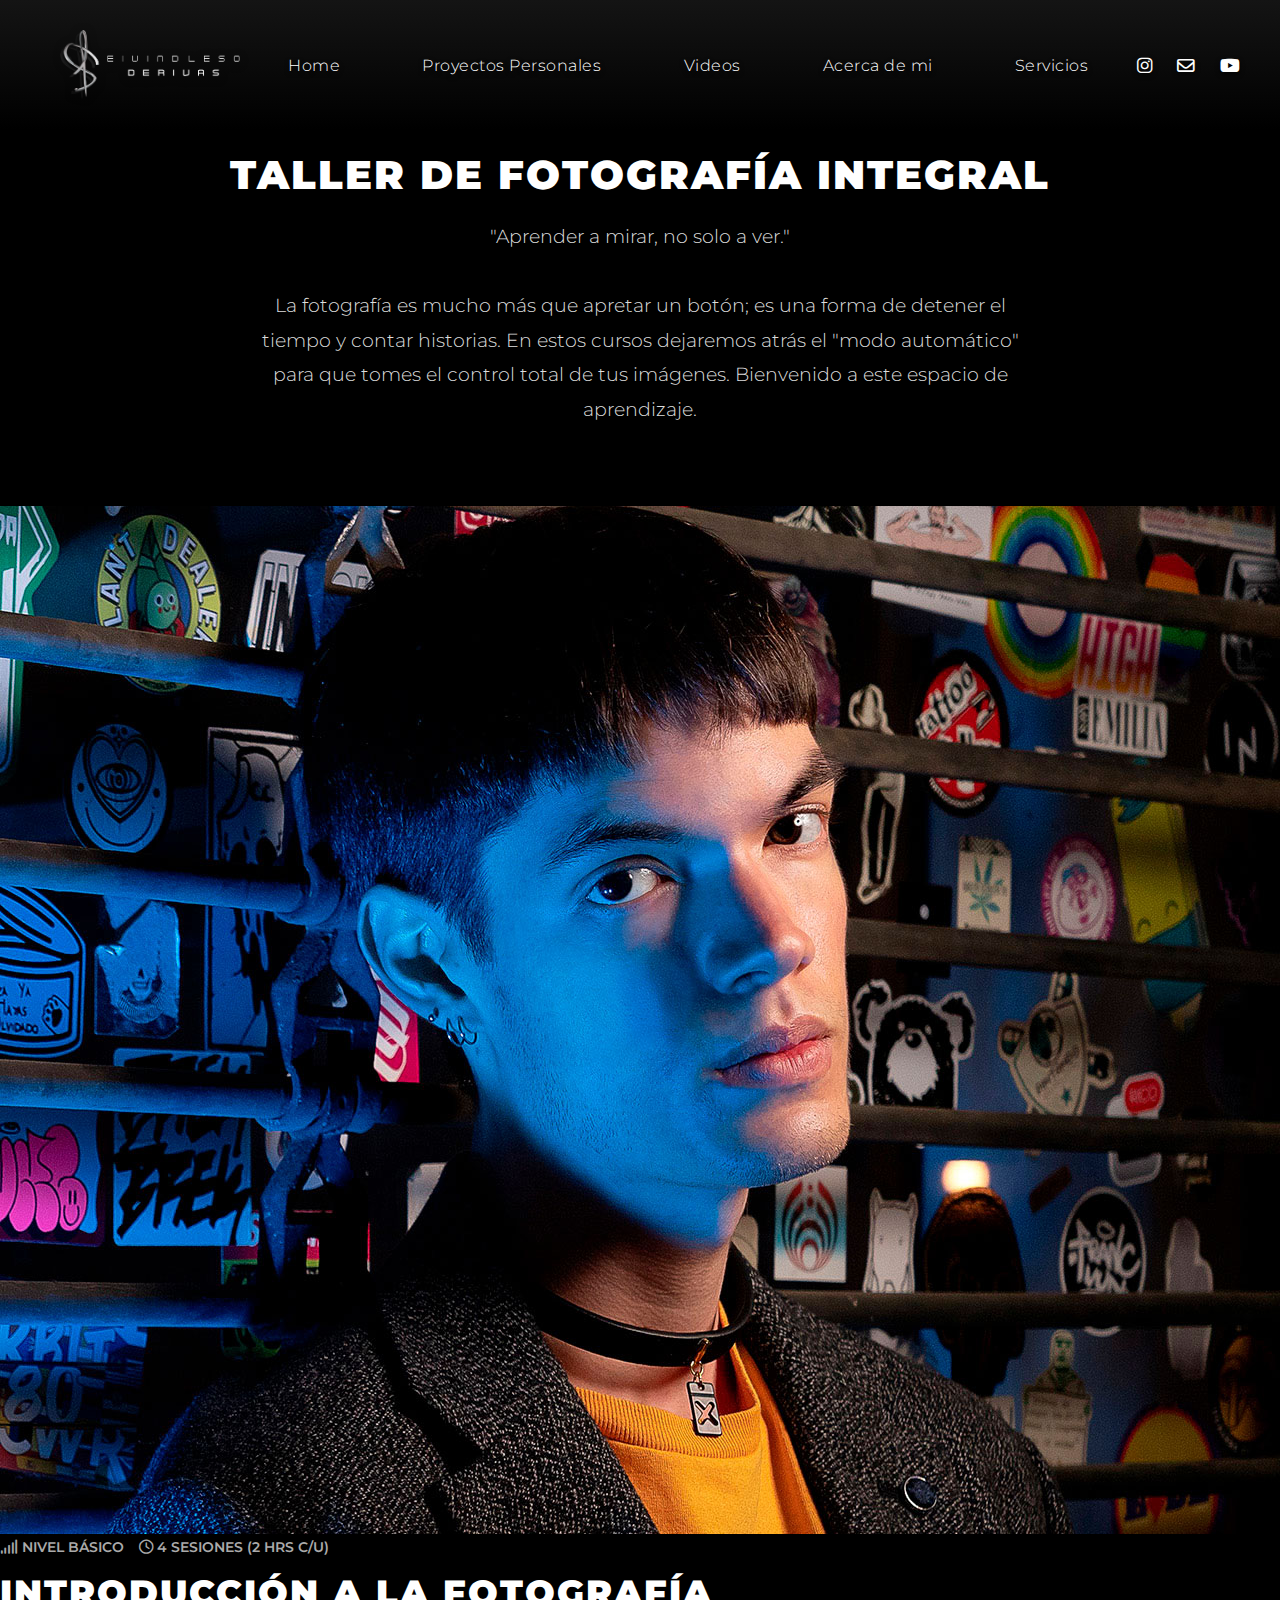
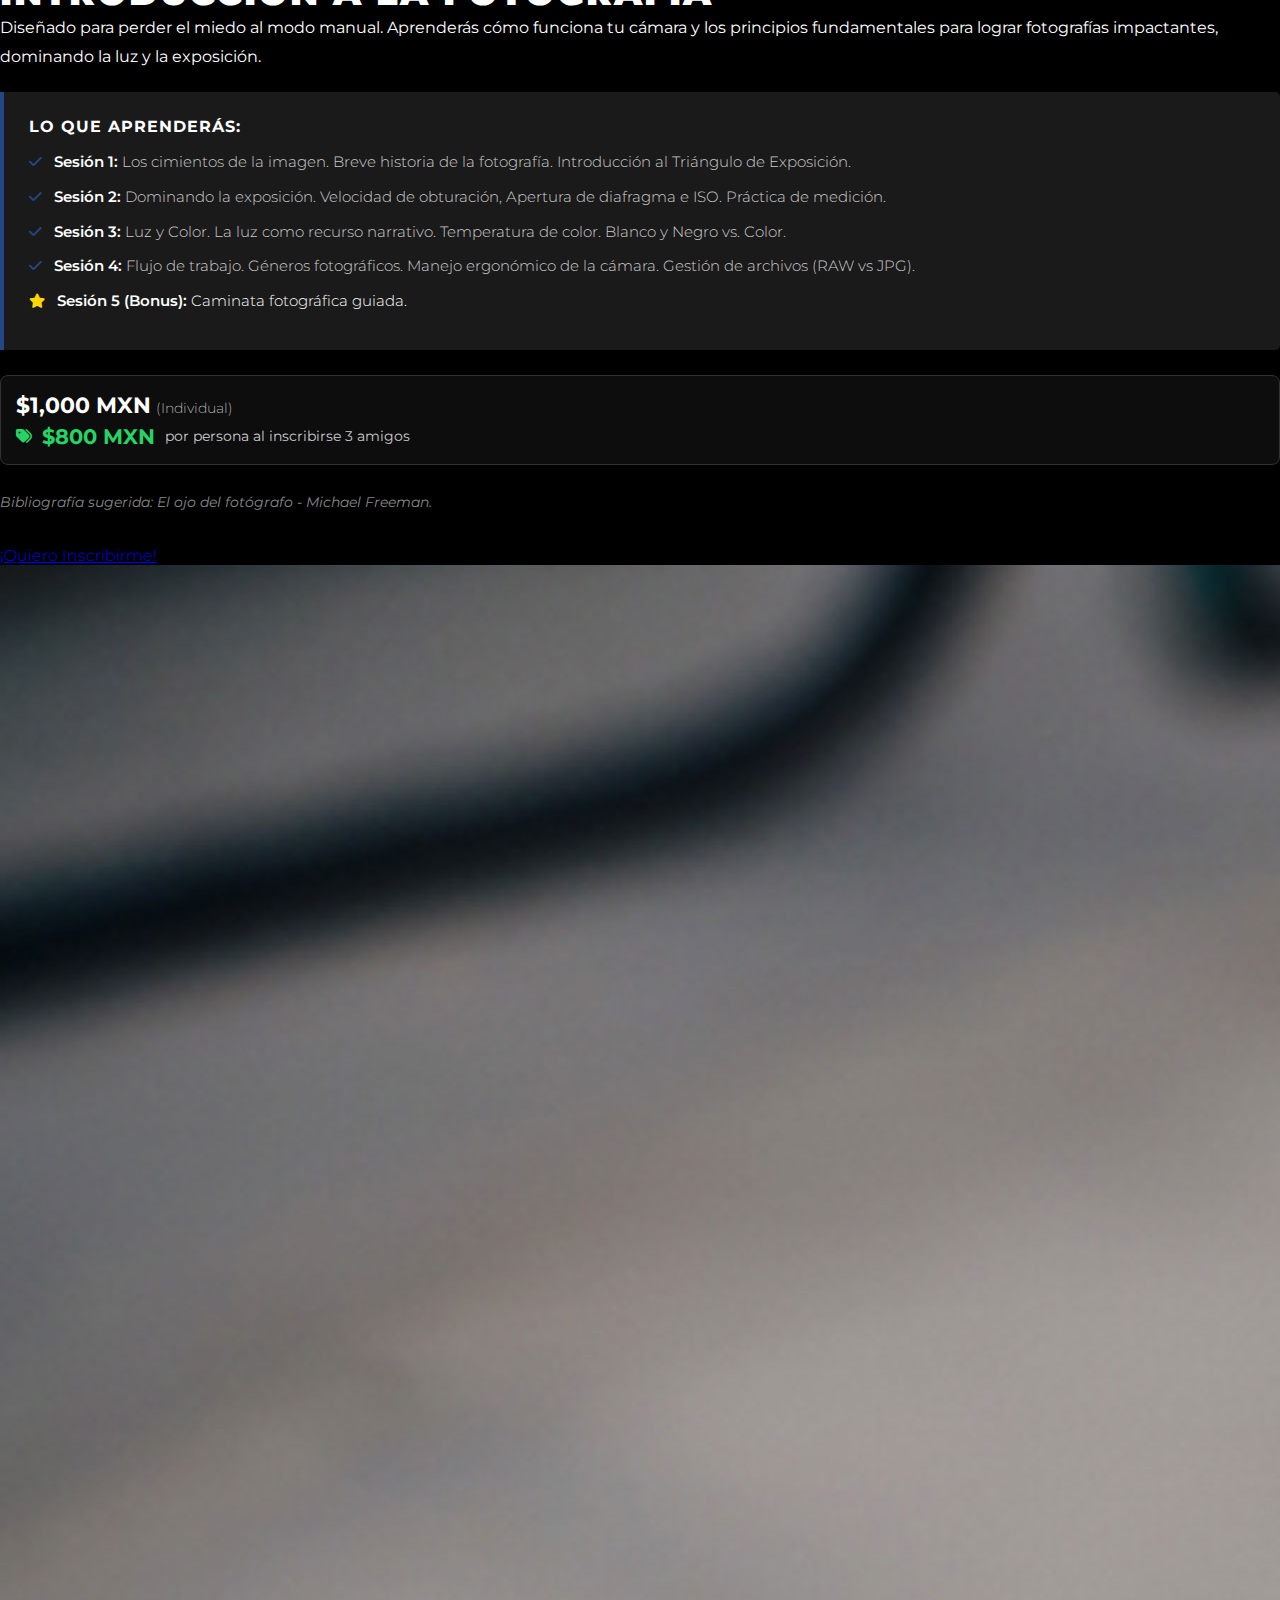
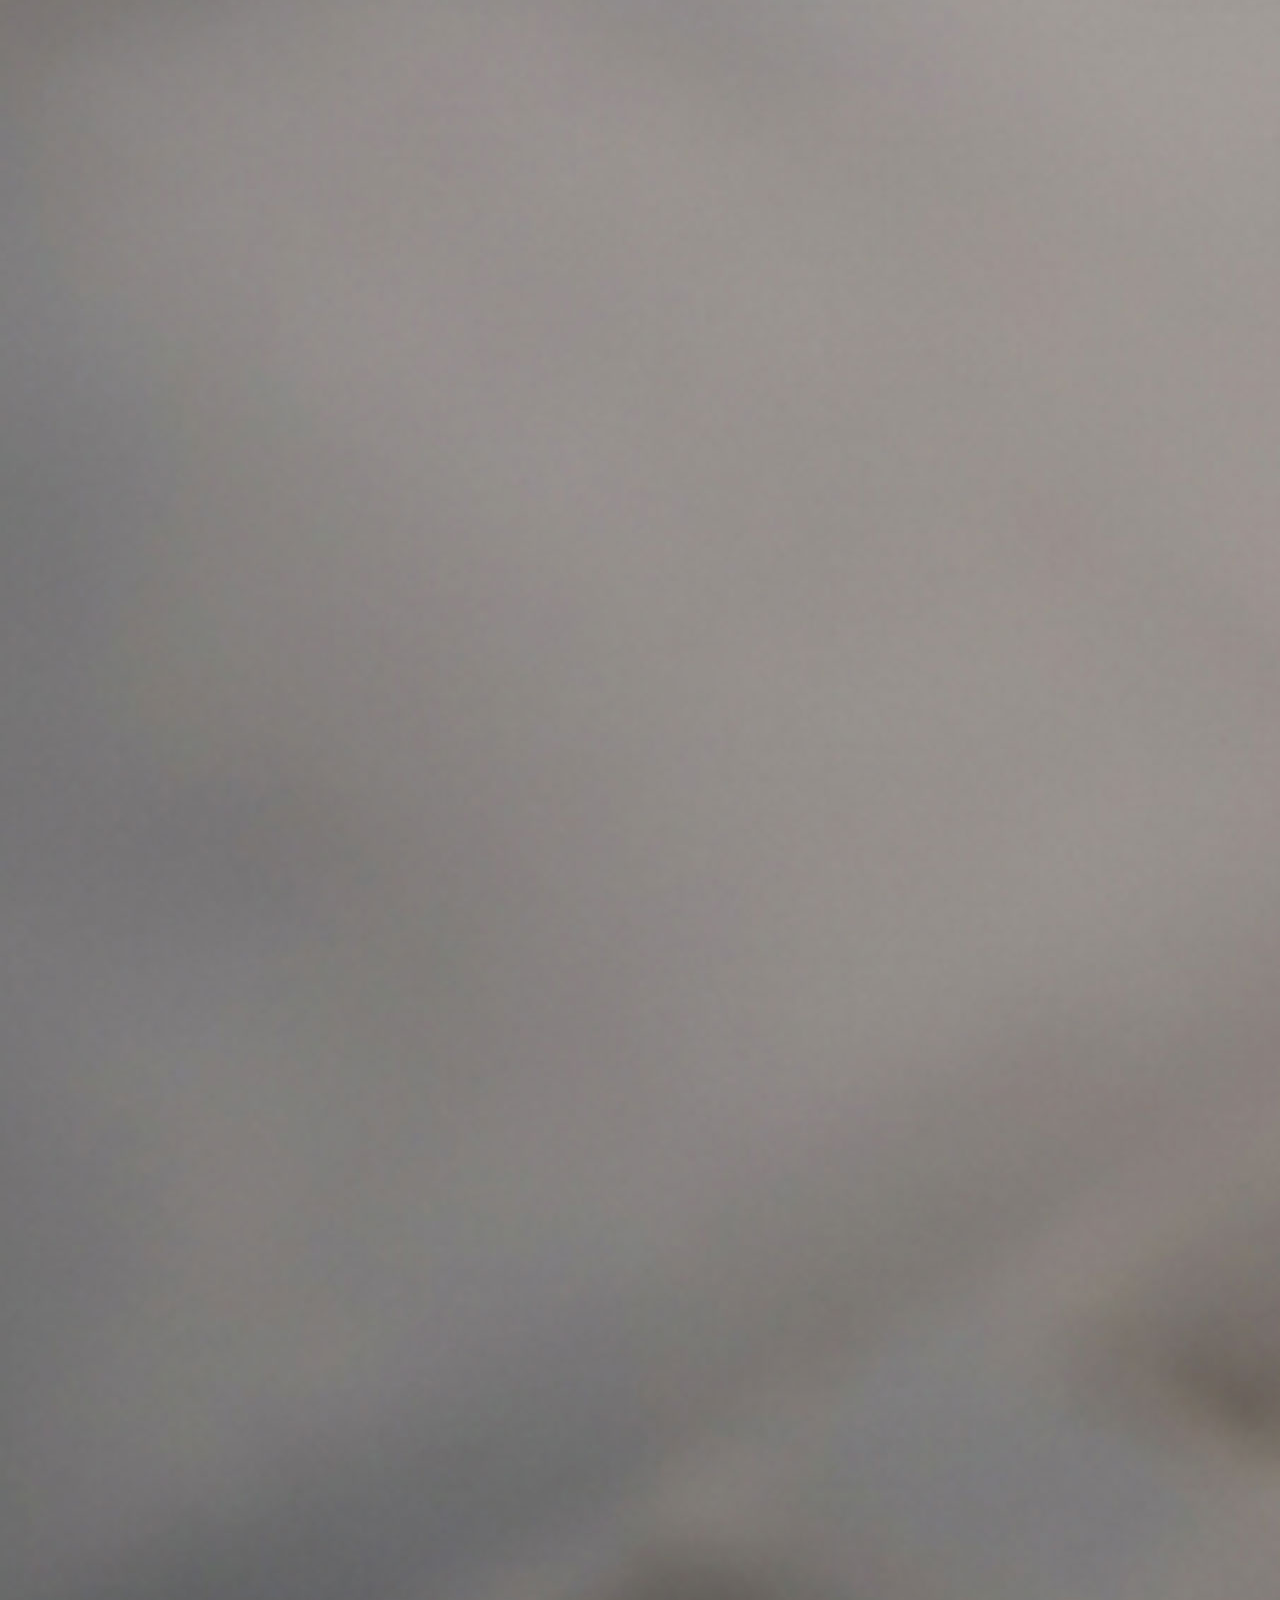
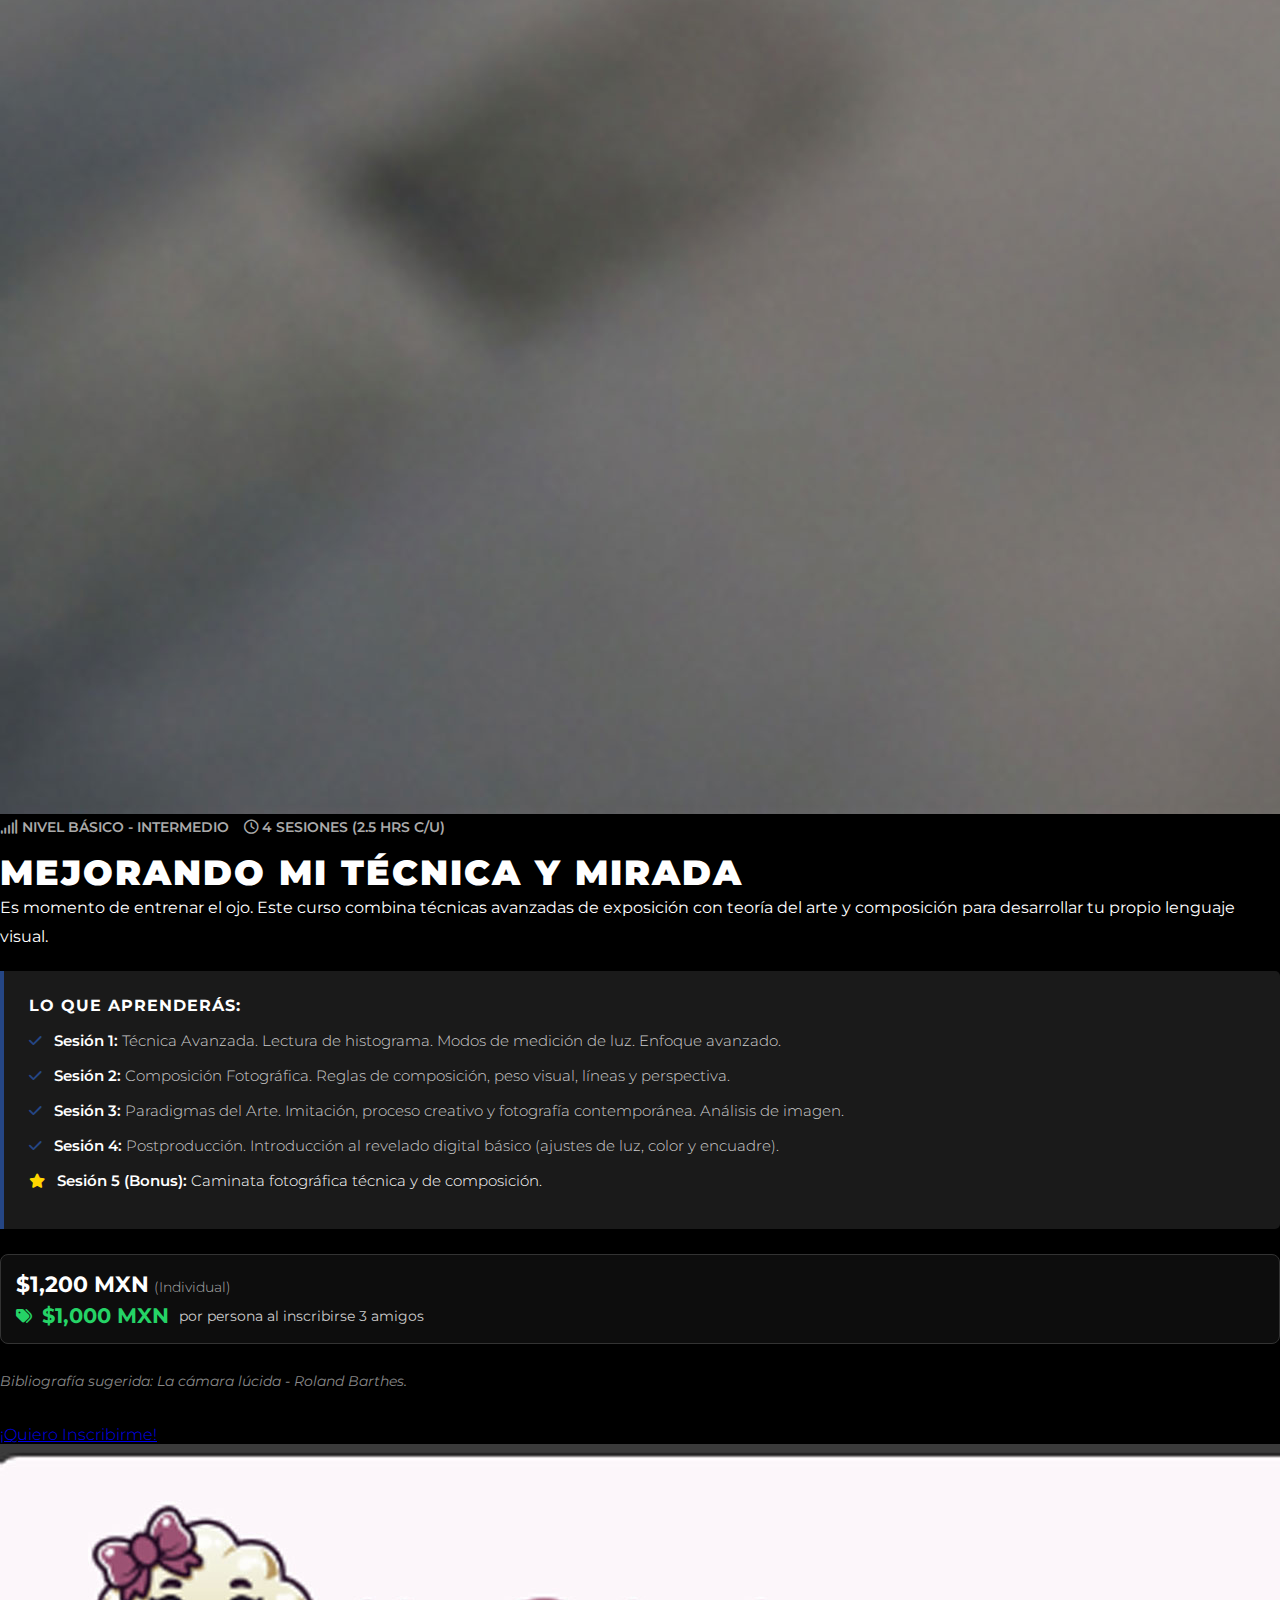
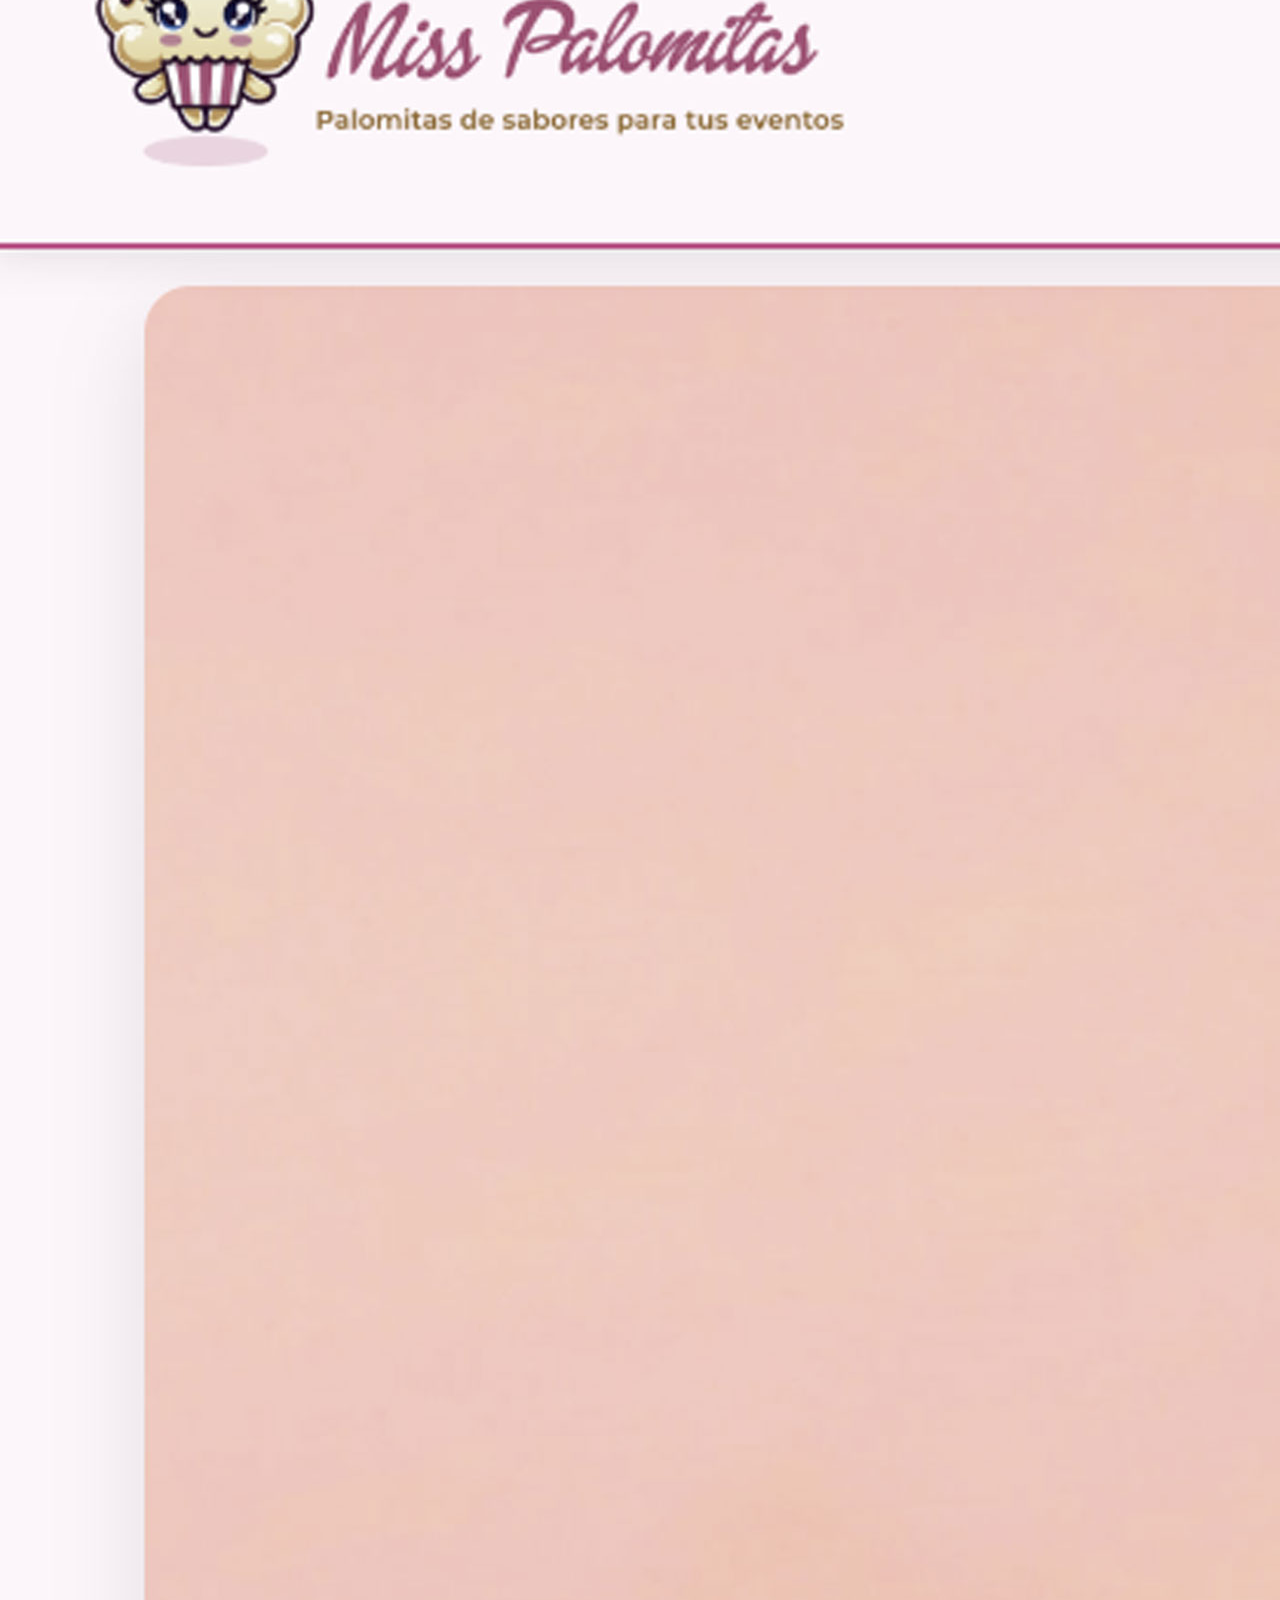
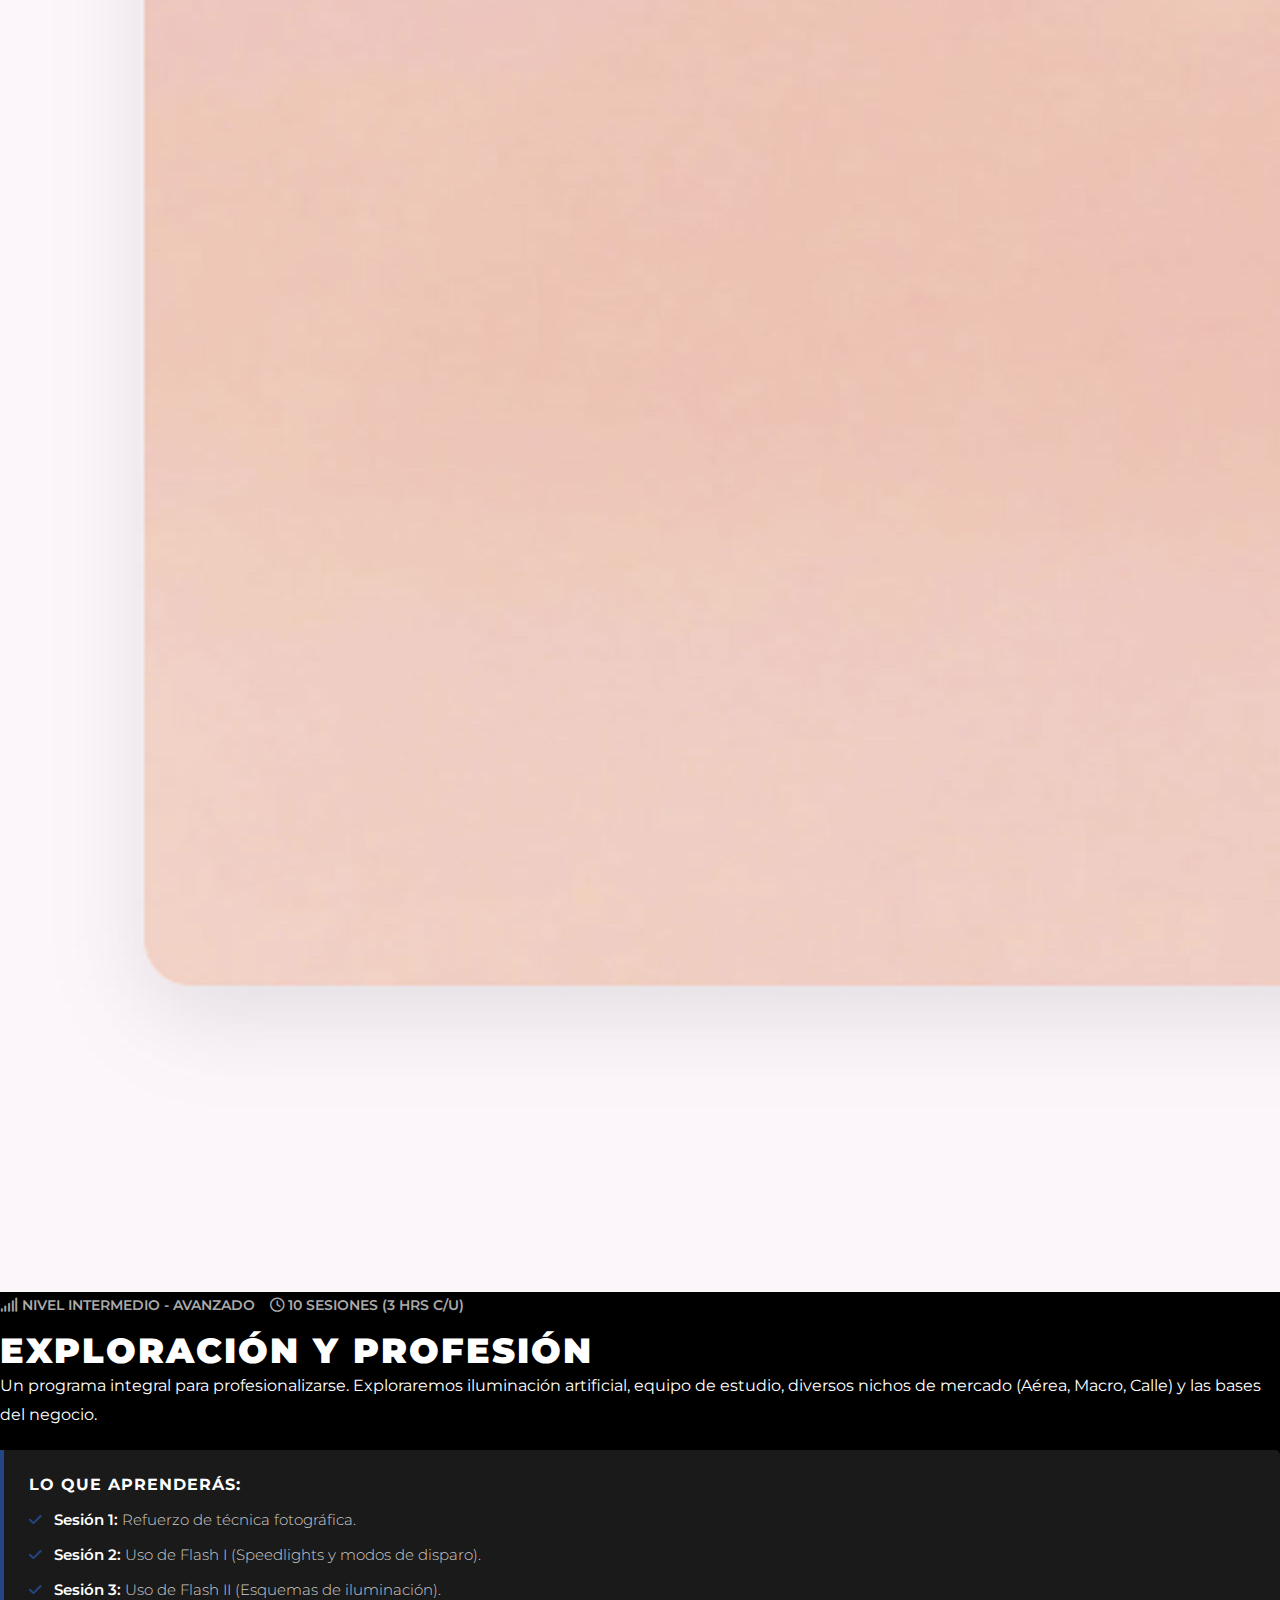
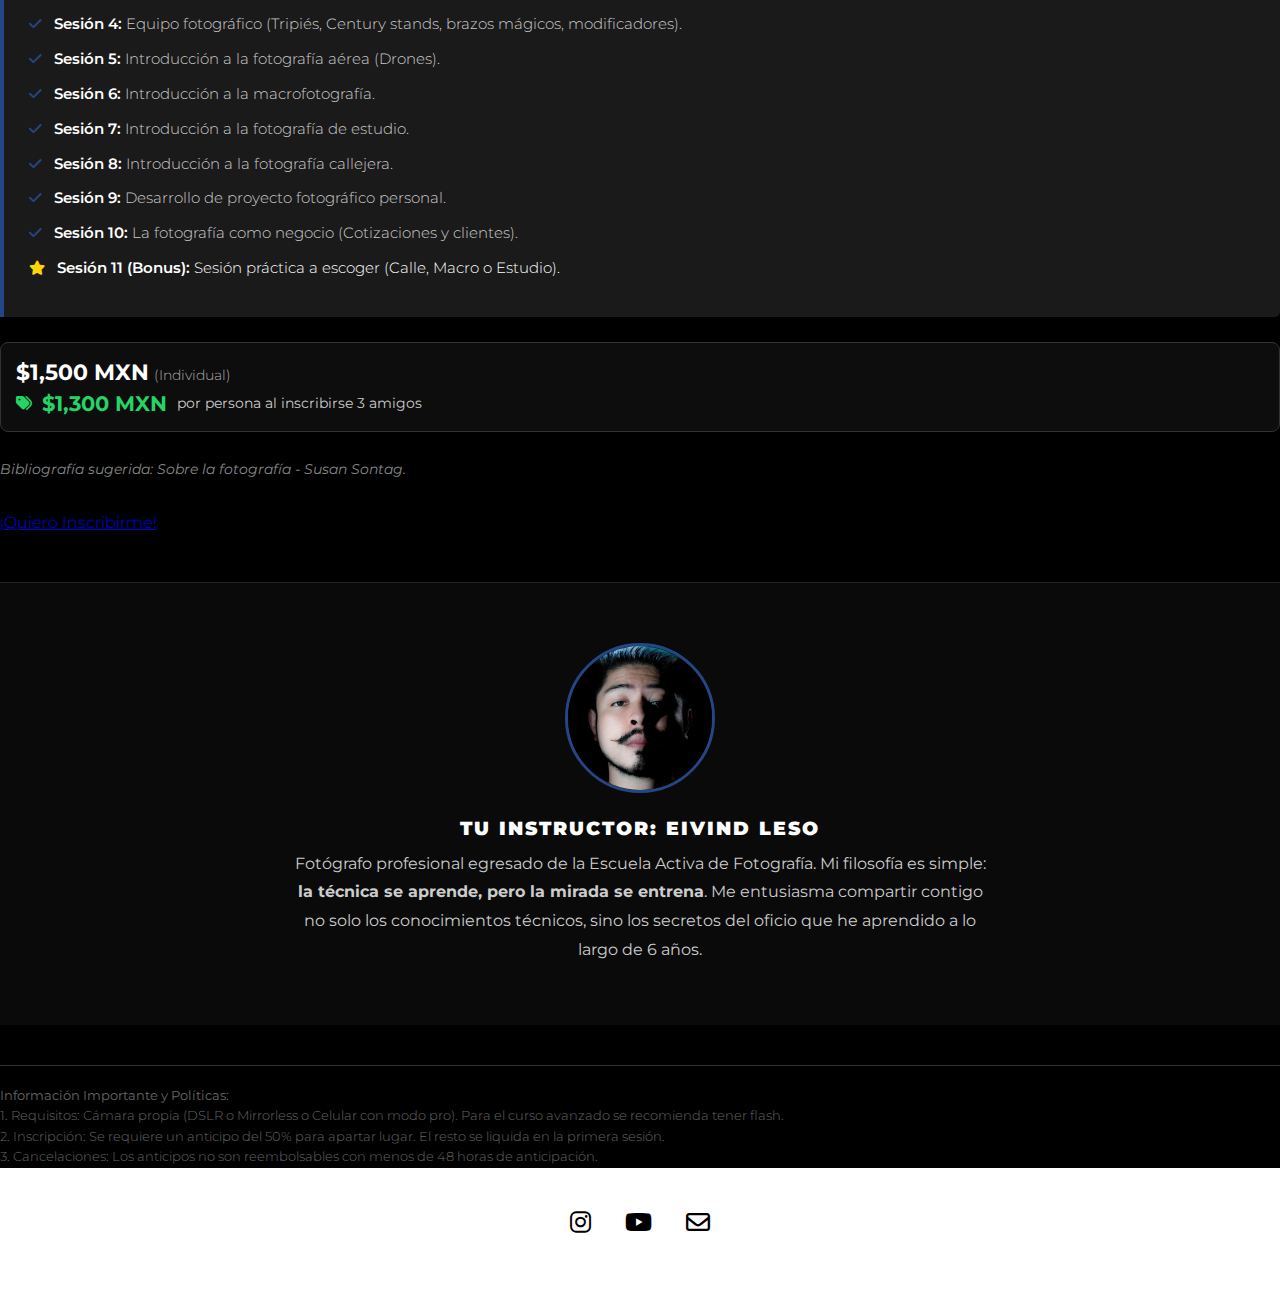
<file: cursos.html>
<!DOCTYPE html>
<html lang="es">
<head>
    <meta charset="UTF-8">
    <meta name="viewport" content="width=device-width, initial-scale=1.0">
    <title>Cursos de Fotografía | Eivind Street</title>
    <meta name="description" content="Talleres de fotografía profesional en CDMX con Eivind Leso. Desde nivel básico hasta avanzado.">
    
    <link href="https://fonts.googleapis.com/css2?family=Montserrat:wght@100;300;400;700;900&display=swap" rel="stylesheet">
    <link rel="stylesheet" href="https://cdnjs.cloudflare.com/ajax/libs/font-awesome/6.4.0/css/all.min.css">
    <link rel="stylesheet" href="assets/css/style.css">
    <style>
        /* Estilos específicos para la página de cursos */
        .syllabus-box {
            background-color: #1a1a1a;
            padding: 25px;
            border-left: 4px solid #254685;
            margin: 20px 0;
            border-radius: 0 5px 5px 0;
        }
        .syllabus-title {
            font-weight: 700;
            color: #fff;
            margin-bottom: 15px;
            display: block;
            text-transform: uppercase;
            font-size: 1rem;
            letter-spacing: 1px;
        }
        .syllabus-list {
            list-style: none;
            padding: 0;
        }
        .syllabus-list li {
            margin-bottom: 12px;
            color: #ccc;
            font-size: 0.95rem;
            line-height: 1.5;
            display: flex; /* Mantiene el icono y el texto alineados horizontalmente */
            align-items: flex-start; /* Alinea arriba si el texto es largo */
            gap: 12px; /* Espacio entre el icono y el texto */
        }
        /* El icono no se encogerá */
        .syllabus-list li i {
            color: #254685;
            margin-top: 4px; /* Ajuste fino para alinear con el texto */
            font-size: 0.9rem;
            flex-shrink: 0; 
        }
        /* El contenedor del texto ocupa el resto del espacio */
        .syllabus-list li span.syllabus-text {
            flex: 1;
        }
        .syllabus-list li strong {
            color: #fff;
            font-weight: 600;
        }
        
        /* Sección de Precios */
        .price-container {
            margin: 25px 0;
            padding: 15px;
            background-color: rgba(255, 255, 255, 0.05);
            border-radius: 8px;
            border: 1px solid #333;
        }
        .price-regular {
            font-size: 1.1rem;
            color: #aaa;
            margin-bottom: 5px;
        }
        .price-regular span {
            color: #fff;
            font-weight: 700;
            font-size: 1.4rem;
        }
        .price-promo {
            font-size: 1.3rem;
            color: #25D366; /* Verde tipo WhatsApp para resaltar oferta */
            font-weight: 700;
            margin-top: 5px;
            display: flex;
            align-items: center;
            gap: 10px;
            flex-wrap: wrap;
        }
        .price-promo i { font-size: 1rem; }
        .price-promo-label {
            font-size: 0.9rem;
            font-weight: 400;
            color: #ccc;
        }

        /* Botones */
        .service-buttons {
            margin-top: 30px;
            display: flex;
            gap: 15px;
            flex-wrap: wrap;
        }
        
        /* Nota: Se eliminaron los estilos de .btn-download al quitar el botón */

        .course-meta {
            display: flex;
            gap: 15px;
            margin-bottom: 15px;
            font-size: 0.9rem;
            color: #aaa;
            font-weight: 600;
            text-transform: uppercase;
            flex-wrap: wrap;
        }
        .bio-section {
            background-color: #0a0a0a;
            padding: 60px 20px;
            text-align: center;
            margin-top: 50px;
            border-top: 1px solid #222;
        }
        .policies-text {
            font-size: 0.8rem;
            color: #666;
            margin-top: 40px;
            line-height: 1.6;
            border-top: 1px solid #333;
            padding-top: 20px;
        }
    </style>
</head>
<body>
    <header>
        <div class="logo-container">
            <a href="index.html"><img src="assets/img/general/logo.png" alt="Eivind Street Logo"></a>
        </div>
        <div class="menu-toggle" id="mobile-menu-btn"><span></span><span></span><span></span></div>
        <nav class="desktop-nav">
            <ul>
                <li><a href="index.html">Home</a></li>
                <li><a href="proyectosPersonales.html">Proyectos Personales</a></li>
                <li><a href="videos.html">Videos</a></li>
                <li><a href="about.html">Acerca de mi</a></li>
                <li><a href="servicios.html">Servicios</a></li>
            </ul>
        </nav>
        <div class="header-social desktop-social">
            <a href="https://www.instagram.com/eivind_street/" target="_blank"><i class="fa-brands fa-instagram"></i></a>
            <a href="contacto.html"><i class="fa-regular fa-envelope"></i></a>
            <a href="https://www.youtube.com/@Synthgraf_IA" target="_blank"><i class="fa-brands fa-youtube"></i></a>
        </div>
        <div class="mobile-menu-overlay" id="mobile-menu">
            <button class="close-menu" id="close-menu-btn" style="background:none; border:none; color:white; font-size:3rem; position:absolute; top:20px; right:30px; cursor:pointer;">&times;</button>
            <ul>
                <li><a href="index.html">Home</a></li>
                <li><a href="proyectosPersonales.html">Proyectos Personales</a></li>
                <li><a href="videos.html">Videos</a></li>
                <li><a href="about.html">Acerca de mi</a></li>
                <li><a href="servicios.html">Servicios</a></li>
            </ul>
        </div>
    </header>

    <main>
        <section class="services-container" style="padding-top: 50px;">
            
            <div style="text-align: center; margin-bottom: 80px; padding: 0 20px;">
                <h1 style="font-size: 2.5rem; font-weight: 900; margin-bottom: 20px; text-transform: uppercase;">Taller de Fotografía Integral</h1>
                <p style="font-size: 1.2rem; font-weight: 300; color: #ddd; max-width: 800px; margin: 0 auto;">
                    "Aprender a mirar, no solo a ver."<br><br>
                    La fotografía es mucho más que apretar un botón; es una forma de detener el tiempo y contar historias. En estos cursos dejaremos atrás el "modo automático" para que tomes el control total de tus imágenes. Bienvenido a este espacio de aprendizaje.
                </p>
            </div>

            <article class="service-row">
                <div class="service-img">
                    <img src="assets/img/curso/curso1.jpg" alt="Curso de Fotografía Básico Eivind Street">
                </div>
                <div class="service-text">
                    <div class="course-meta">
                        <span><i class="fas fa-signal"></i> Nivel Básico</span>
                        <span><i class="far fa-clock"></i> 4 Sesiones (2 hrs c/u)</span>
                    </div>
                    <h2 class="service-title" style="font-size: 2.2rem;">Introducción a la Fotografía</h2>
                    <p>Diseñado para perder el miedo al modo manual. Aprenderás cómo funciona tu cámara y los principios fundamentales para lograr fotografías impactantes, dominando la luz y la exposición.</p>
                    
                    <div class="syllabus-box">
                        <span class="syllabus-title">Lo que aprenderás:</span>
                        <ul class="syllabus-list">
                            <li><i class="fas fa-check"></i> <span class="syllabus-text"><strong>Sesión 1:</strong> Los cimientos de la imagen. Breve historia de la fotografía. Introducción al Triángulo de Exposición.</span></li>
                            <li><i class="fas fa-check"></i> <span class="syllabus-text"><strong>Sesión 2:</strong> Dominando la exposición. Velocidad de obturación, Apertura de diafragma e ISO. Práctica de medición.</span></li>
                            <li><i class="fas fa-check"></i> <span class="syllabus-text"><strong>Sesión 3:</strong> Luz y Color. La luz como recurso narrativo. Temperatura de color. Blanco y Negro vs. Color.</span></li>
                            <li><i class="fas fa-check"></i> <span class="syllabus-text"><strong>Sesión 4:</strong> Flujo de trabajo. Géneros fotográficos. Manejo ergonómico de la cámara. Gestión de archivos (RAW vs JPG).</span></li>
                            <li style="color: #fff;"><i class="fas fa-star" style="color: gold;"></i> <span class="syllabus-text"><strong>Sesión 5 (Bonus):</strong> Caminata fotográfica guiada.</span></li>
                        </ul>
                    </div>

                    <div class="price-container">
                        <div class="price-regular"><span>$1,000 MXN</span> <span style="font-size: 0.9rem; font-weight: 300; color:#aaa;">(Individual)</span></div>
                        <div class="price-promo">
                            <i class="fas fa-tags"></i> $800 MXN 
                            <span class="price-promo-label">por persona al inscribirse 3 amigos</span>
                        </div>
                    </div>

                    <p style="font-size: 0.9rem; color: #888; font-style: italic; margin-bottom: 20px;">Bibliografía sugerida: El ojo del fotógrafo - Michael Freeman.</p>

                    <div class="service-buttons">
                        <a href="https://wa.me/525583538328?text=Hola,%20quiero%20inscribirme%20al%20curso%20Basico%20de%20Fotografia" target="_blank" class="btn-agenda">¡Quiero Inscribirme!</a>
                    </div>
                </div>
            </article>

            <article class="service-row">
                <div class="service-img">
                    <img src="assets/img/curso/curso2.jpg" alt="Curso de Fotografía Intermedio Eivind Street">
                </div>
                <div class="service-text">
                    <div class="course-meta">
                        <span><i class="fas fa-signal"></i> Nivel Básico - Intermedio</span>
                        <span><i class="far fa-clock"></i> 4 Sesiones (2.5 hrs c/u)</span>
                    </div>
                    <h2 class="service-title" style="font-size: 2.2rem;">Mejorando mi Técnica y Mirada</h2>
                    <p>Es momento de entrenar el ojo. Este curso combina técnicas avanzadas de exposición con teoría del arte y composición para desarrollar tu propio lenguaje visual.</p>
                    
                    <div class="syllabus-box">
                        <span class="syllabus-title">Lo que aprenderás:</span>
                        <ul class="syllabus-list">
                            <li><i class="fas fa-check"></i> <span class="syllabus-text"><strong>Sesión 1:</strong> Técnica Avanzada. Lectura de histograma. Modos de medición de luz. Enfoque avanzado.</span></li>
                            <li><i class="fas fa-check"></i> <span class="syllabus-text"><strong>Sesión 2:</strong> Composición Fotográfica. Reglas de composición, peso visual, líneas y perspectiva.</span></li>
                            <li><i class="fas fa-check"></i> <span class="syllabus-text"><strong>Sesión 3:</strong> Paradigmas del Arte. Imitación, proceso creativo y fotografía contemporánea. Análisis de imagen.</span></li>
                            <li><i class="fas fa-check"></i> <span class="syllabus-text"><strong>Sesión 4:</strong> Postproducción. Introducción al revelado digital básico (ajustes de luz, color y encuadre).</span></li>
                            <li style="color: #fff;"><i class="fas fa-star" style="color: gold;"></i> <span class="syllabus-text"><strong>Sesión 5 (Bonus):</strong> Caminata fotográfica técnica y de composición.</span></li>
                        </ul>
                    </div>

                    <div class="price-container">
                        <div class="price-regular"><span>$1,200 MXN</span> <span style="font-size: 0.9rem; font-weight: 300; color:#aaa;">(Individual)</span></div>
                        <div class="price-promo">
                            <i class="fas fa-tags"></i> $1,000 MXN 
                            <span class="price-promo-label">por persona al inscribirse 3 amigos</span>
                        </div>
                    </div>

                    <p style="font-size: 0.9rem; color: #888; font-style: italic; margin-bottom: 20px;">Bibliografía sugerida: La cámara lúcida - Roland Barthes.</p>

                    <div class="service-buttons">
                        <a href="https://wa.me/525583538328?text=Hola,%20quiero%20inscribirme%20al%20curso%20Intermedio%20Tecnica%20y%20Mirada" target="_blank" class="btn-agenda">¡Quiero Inscribirme!</a>
                    </div>
                </div>
            </article>

            <article class="service-row">
                <div class="service-img">
                    <img src="assets/img/curso/curso3.jpg" alt="Curso de Fotografía Avanzado Eivind Street">
                </div>
                <div class="service-text">
                    <div class="course-meta">
                        <span><i class="fas fa-signal"></i> Nivel Intermedio - Avanzado</span>
                        <span><i class="far fa-clock"></i> 10 Sesiones (3 hrs c/u)</span>
                    </div>
                    <h2 class="service-title" style="font-size: 2.2rem;">Exploración y Profesión</h2>
                    <p>Un programa integral para profesionalizarse. Exploraremos iluminación artificial, equipo de estudio, diversos nichos de mercado (Aérea, Macro, Calle) y las bases del negocio.</p>
                    
                    <div class="syllabus-box">
                        <span class="syllabus-title">Lo que aprenderás:</span>
                        <ul class="syllabus-list">
                            <li><i class="fas fa-check"></i> <span class="syllabus-text"><strong>Sesión 1:</strong> Refuerzo de técnica fotográfica.</span></li>
                            <li><i class="fas fa-check"></i> <span class="syllabus-text"><strong>Sesión 2:</strong> Uso de Flash I (Speedlights y modos de disparo).</span></li>
                            <li><i class="fas fa-check"></i> <span class="syllabus-text"><strong>Sesión 3:</strong> Uso de Flash II (Esquemas de iluminación).</span></li>
                            <li><i class="fas fa-check"></i> <span class="syllabus-text"><strong>Sesión 4:</strong> Equipo fotográfico (Tripiés, Century stands, brazos mágicos, modificadores).</span></li>
                            <li><i class="fas fa-check"></i> <span class="syllabus-text"><strong>Sesión 5:</strong> Introducción a la fotografía aérea (Drones).</span></li>
                            <li><i class="fas fa-check"></i> <span class="syllabus-text"><strong>Sesión 6:</strong> Introducción a la macrofotografía.</span></li>
                            <li><i class="fas fa-check"></i> <span class="syllabus-text"><strong>Sesión 7:</strong> Introducción a la fotografía de estudio.</span></li>
                            <li><i class="fas fa-check"></i> <span class="syllabus-text"><strong>Sesión 8:</strong> Introducción a la fotografía callejera.</span></li>
                            <li><i class="fas fa-check"></i> <span class="syllabus-text"><strong>Sesión 9:</strong> Desarrollo de proyecto fotográfico personal.</span></li>
                            <li><i class="fas fa-check"></i> <span class="syllabus-text"><strong>Sesión 10:</strong> La fotografía como negocio (Cotizaciones y clientes).</span></li>
                            <li style="color: #fff;"><i class="fas fa-star" style="color: gold;"></i> <span class="syllabus-text"><strong>Sesión 11 (Bonus):</strong> Sesión práctica a escoger (Calle, Macro o Estudio).</span></li>
                        </ul>
                    </div>

                    <div class="price-container">
                        <div class="price-regular"><span>$1,500 MXN</span> <span style="font-size: 0.9rem; font-weight: 300; color:#aaa;">(Individual)</span></div>
                        <div class="price-promo">
                            <i class="fas fa-tags"></i> $1,300 MXN 
                            <span class="price-promo-label">por persona al inscribirse 3 amigos</span>
                        </div>
                    </div>

                    <p style="font-size: 0.9rem; color: #888; font-style: italic; margin-bottom: 20px;">Bibliografía sugerida: Sobre la fotografía - Susan Sontag.</p>

                    <div class="service-buttons">
                        <a href="https://wa.me/525583538328?text=Hola,%20quiero%20inscribirme%20al%20curso%20Avanzado%20Profesional" target="_blank" class="btn-agenda">¡Quiero Inscribirme!</a>
                    </div>
                </div>
            </article>

            <div class="bio-section">
                <img src="assets/img/acerca/acerca.jpg" alt="Instructor Eivind Leso" style="width: 150px; height: 150px; border-radius: 50%; object-fit: cover; border: 3px solid #254685; margin-bottom: 20px;">
                <h3 style="margin-bottom: 10px;">Tu Instructor: Eivind Leso</h3>
                <p style="max-width: 700px; margin: 0 auto; color: #ccc;">
                    Fotógrafo profesional egresado de la Escuela Activa de Fotografía. Mi filosofía es simple: <strong>la técnica se aprende, pero la mirada se entrena</strong>. Me entusiasma compartir contigo no solo los conocimientos técnicos, sino los secretos del oficio que he aprendido a lo largo de 6 años.
                </p>
            </div>

            <div class="policies-text">
                <strong>Información Importante y Políticas:</strong><br>
                1. Requisitos: Cámara propia (DSLR o Mirrorless o Celular con modo pro). Para el curso avanzado se recomienda tener flash.<br>
                2. Inscripción: Se requiere un anticipo del 50% para apartar lugar. El resto se liquida en la primera sesión.<br>
                3. Cancelaciones: Los anticipos no son reembolsables con menos de 48 horas de anticipación.<br>
            </div>

        </section>
    </main>

    <footer>
        <div class="footer-content">
            <div class="social-icons-footer">
                <a href="https://www.instagram.com/eivind_street/" target="_blank"><i class="fa-brands fa-instagram"></i></a>
                <a href="https://www.youtube.com/@Synthgraf_IA" target="_blank"><i class="fa-brands fa-youtube"></i></a>
                <a href="contacto.html"><i class="fa-regular fa-envelope"></i></a>
            </div>
            <p class="copyright-text">
                © 2026 Eivind Leso | Irving Soriano. Todos los derechos reservados.
            </p>
        </div>
    </footer>

    <script src="assets/js/script.js"></script>
</body>
</html>
</file>
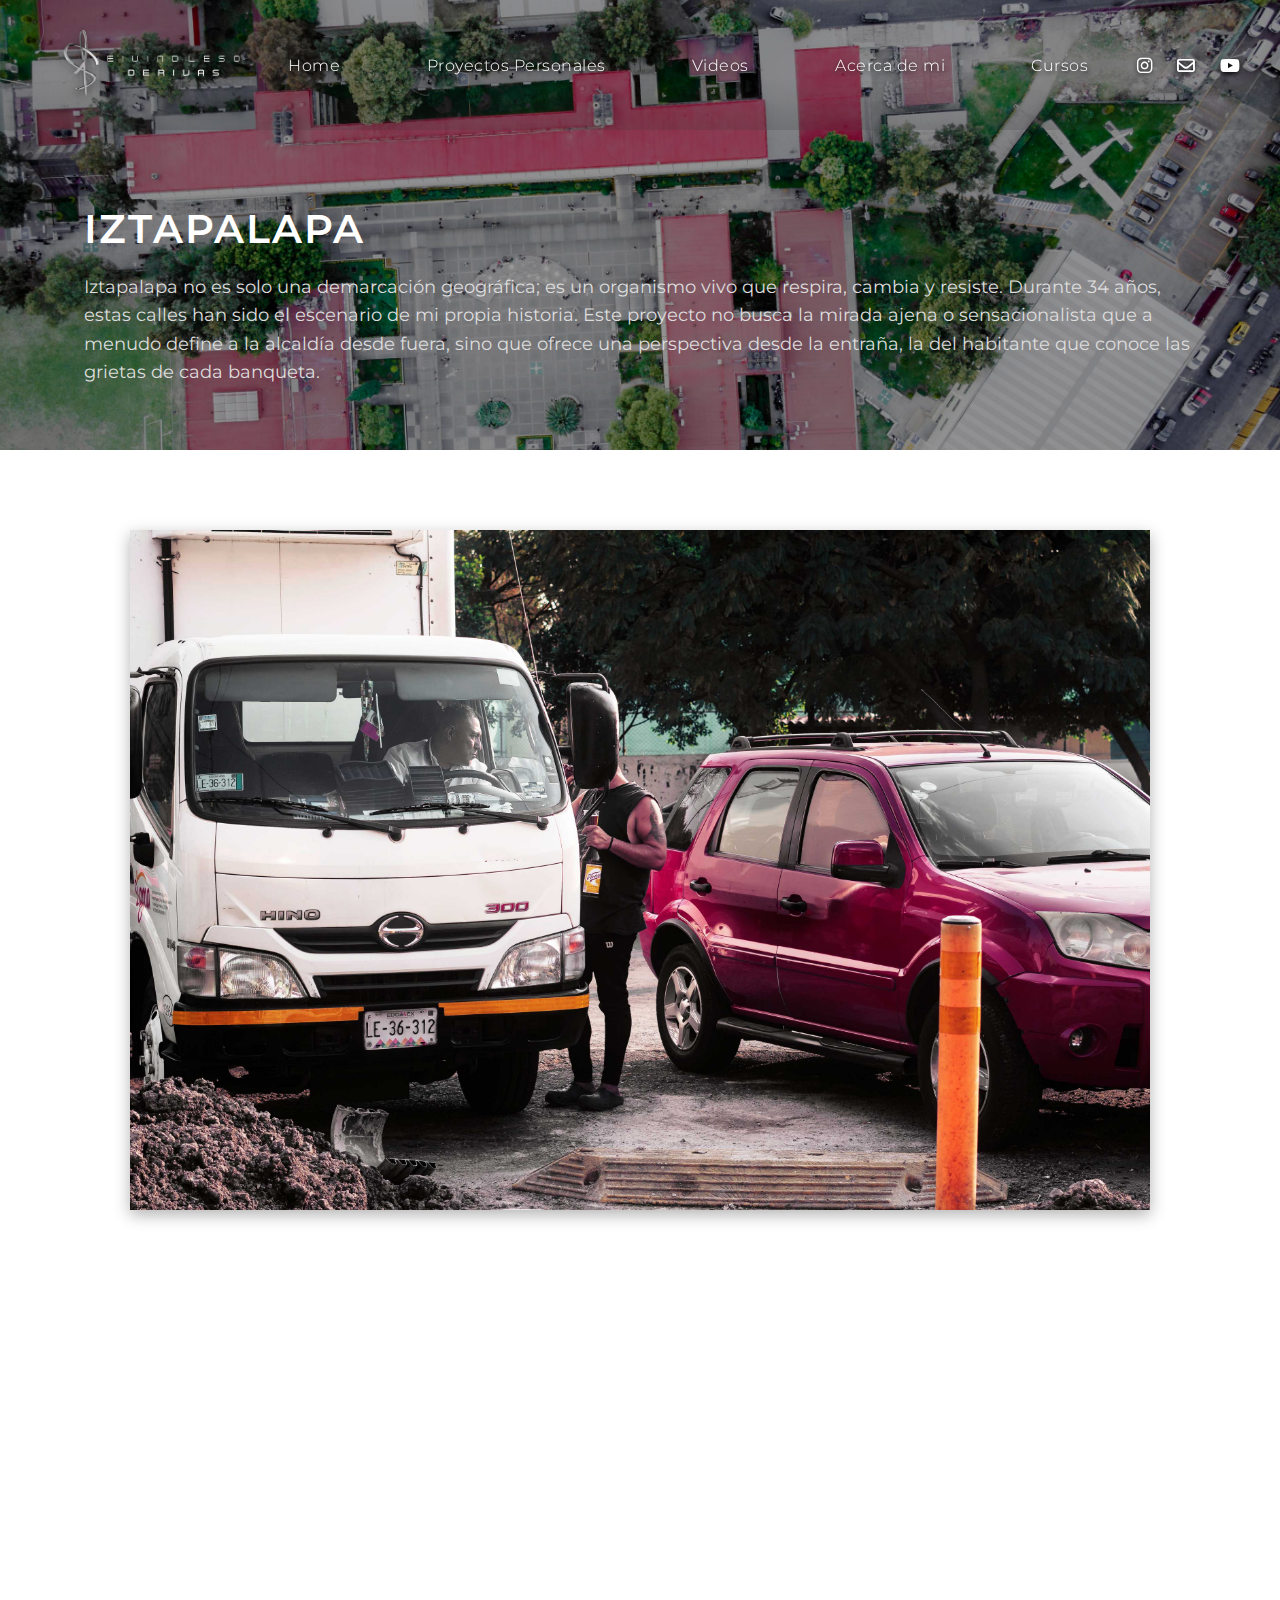
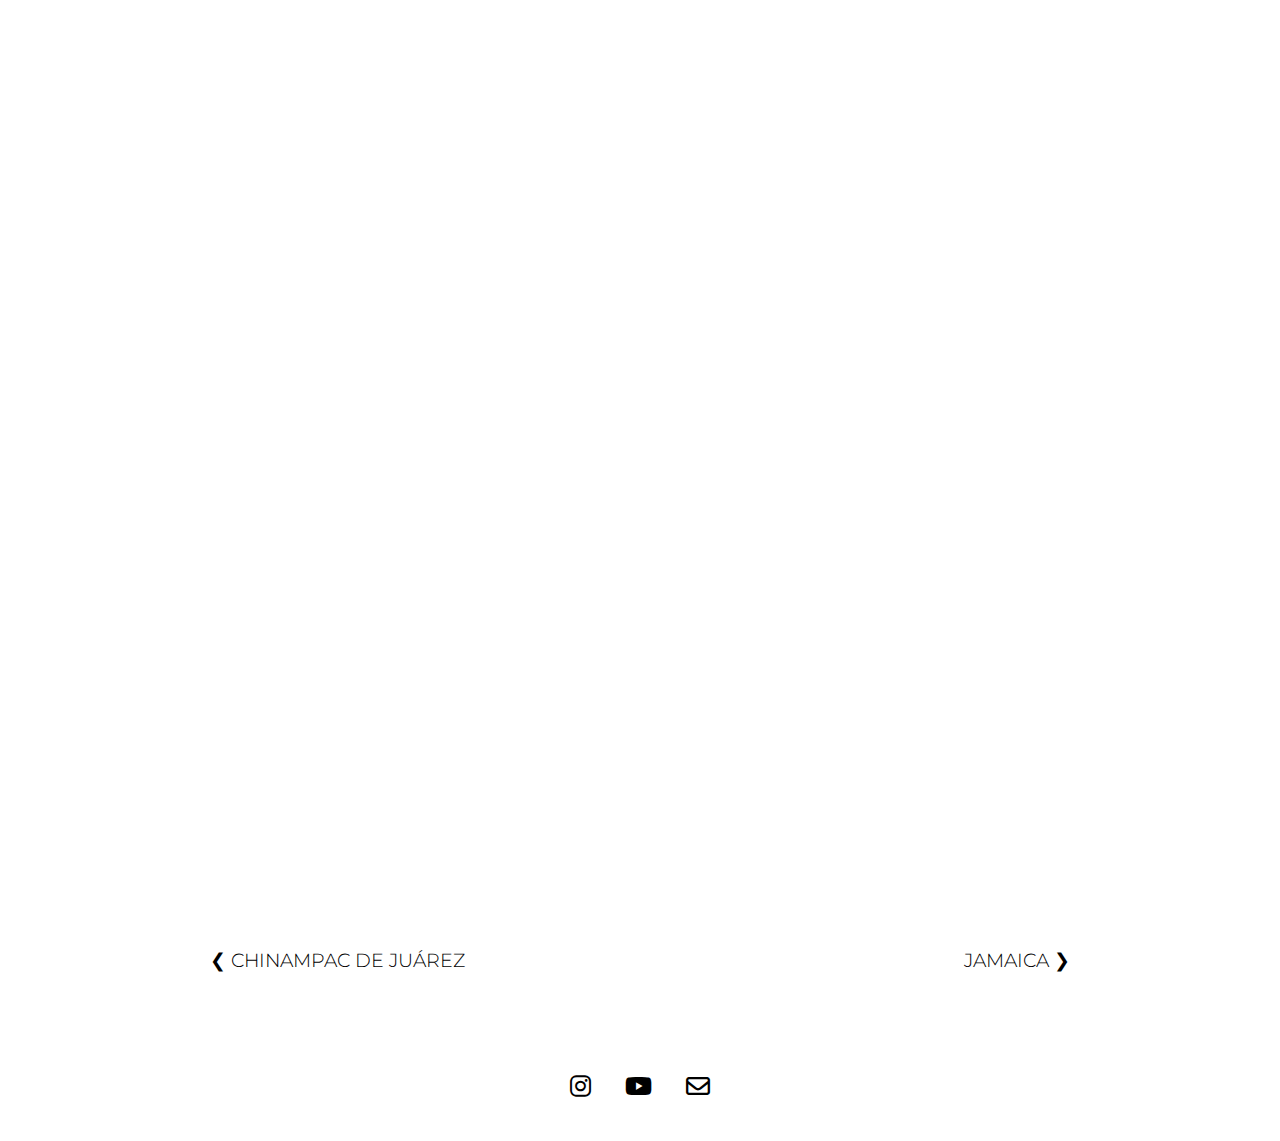
<file: iztapalapa.html>
<!DOCTYPE html>
<html lang="es">
<head>
    <meta charset="UTF-8">
    <meta name="viewport" content="width=device-width, initial-scale=1.0">
    <title>Eivinderivas - Iztapalapa</title>
    <link href="https://fonts.googleapis.com/css2?family=Montserrat:wght@300;400;700;900&display=swap" rel="stylesheet">
    <link rel="stylesheet" href="https://cdnjs.cloudflare.com/ajax/libs/font-awesome/6.4.0/css/all.min.css">
    <link rel="stylesheet" href="assets/css/style.css">
    <style>
        .project-hero {
            position: relative; width: 100%; min-height: 50vh; 
            background-image: url('assets/img/proyectos/iztapalapa/bannerIzt.jpg');
            background-size: cover; background-position: center;
            display: flex; align-items: center; justify-content: center;
        }
        .project-hero::before {
            content: ''; position: absolute; top: 0; left: 0; right: 0; bottom: 0; background: rgba(0,0,0,0.4);
        }
    </style>
</head>
<body class="transparent-mode">

    <header>
        <div class="logo-container"><a href="index.html"><img src="assets/img/general/logo.png" alt="Eivinderivas"></a></div>
        <div class="menu-toggle" id="mobile-menu-btn"><span></span><span></span><span></span></div>

        <nav class="desktop-nav">
            <ul>
                <li><a href="index.html">Home</a></li>
                <li><a href="proyectosPersonales.html">Proyectos Personales</a></li>
                <li><a href="videos.html">Videos</a></li>
                <li><a href="about.html">Acerca de mi</a></li>
                <li><a href="cursos.html">Cursos</a></li>
            </ul>
        </nav>
        <div class="header-social desktop-social">
            <a href="https://www.instagram.com/eivind_derivas/" target="_blank"><i class="fa-brands fa-instagram"></i></a>
            <a href="contacto.html"><i class="fa-regular fa-envelope"></i></a>
            <a href="https://www.youtube.com/@Synthgraf_IA" target="_blank"><i class="fa-brands fa-youtube"></i></a>
        </div>

        <div class="mobile-menu-overlay" id="mobile-menu">
            <button class="close-menu" id="close-menu-btn" style="background:none; border:none; color:white; font-size:3rem; position:absolute; top:20px; right:30px; cursor:pointer;">&times;</button>
            <ul>
                <li><a href="index.html">Home</a></li>
                <li><a href="proyectosPersonales.html">Proyectos Personales</a></li>
                <li><a href="videos.html">Videos</a></li>
                <li><a href="about.html">Acerca de mi</a></li>
                <li><a href="cursos.html">Cursos</a></li>
            </ul>
            <div class="mobile-social">
                <a href="https://www.instagram.com/eivind_derivas/" target="_blank"><i class="fa-brands fa-instagram"></i></a>
                <a href="https://www.youtube.com/@Synthgraf_IA" target="_blank"><i class="fa-brands fa-youtube"></i></a>
                <a href="contacto.html"><i class="fa-regular fa-envelope"></i></a>
            </div>
        </div>
    </header>

    <main>
        <section class="project-hero">
            <div class="hero-text">
                <h1>Iztapalapa</h1>
                <p>
                    Iztapalapa no es solo una demarcación geográfica; es un organismo vivo que respira, cambia y resiste. 
                    Durante 34 años, estas calles han sido el escenario de mi propia historia. Este proyecto no busca la mirada 
                    ajena o sensacionalista que a menudo define a la alcaldía desde fuera, sino que ofrece una perspectiva 
                    desde la entraña, la del habitante que conoce las grietas de cada banqueta.
                </p>
            </div>
        </section>

        <section class="project-white-area">
            <div id="scroll-gallery" class="scroll-gallery-container"></div>
            <div class="project-nav-thin">
                <a href="chinampacdejuarez.html">&#10094; Chinampac de Juárez</a>
                <a href="jamaica.html">Jamaica &#10095;</a>
            </div>
        </section>
    </main>

    <div id="myLightbox" class="lightbox">
        <span class="close-lightbox" onclick="closeLightbox()">&times;</span>
        <img class="lightbox-content" id="lightbox-img">
        <a class="lightbox-prev" onclick="plusLightboxSlides(-1)">&#10094;</a>
        <a class="lightbox-next" onclick="plusLightboxSlides(1)">&#10095;</a>
    </div>

    <button id="backToTop" title="Volver al inicio"><i class="fa-solid fa-arrow-up"></i></button>

    <footer>
        <div class="social-icons-footer">
            <a href="https://www.instagram.com/eivind_derivas/" target="_blank"><i class="fa-brands fa-instagram"></i></a>
            <a href="https://www.youtube.com/@Synthgraf_IA" target="_blank"><i class="fa-brands fa-youtube"></i></a>
            <a href="contacto.html"><i class="fa-regular fa-envelope"></i></a>
        </div>
    </footer>

    <script src="assets/js/script.js"></script>
    <script>
        document.addEventListener("DOMContentLoaded", function() {
            initScrollGallery('assets/img/proyectos/iztapalapa', 'iztaCarru', 19);
        });
    </script>
</body>
</html>
</file>
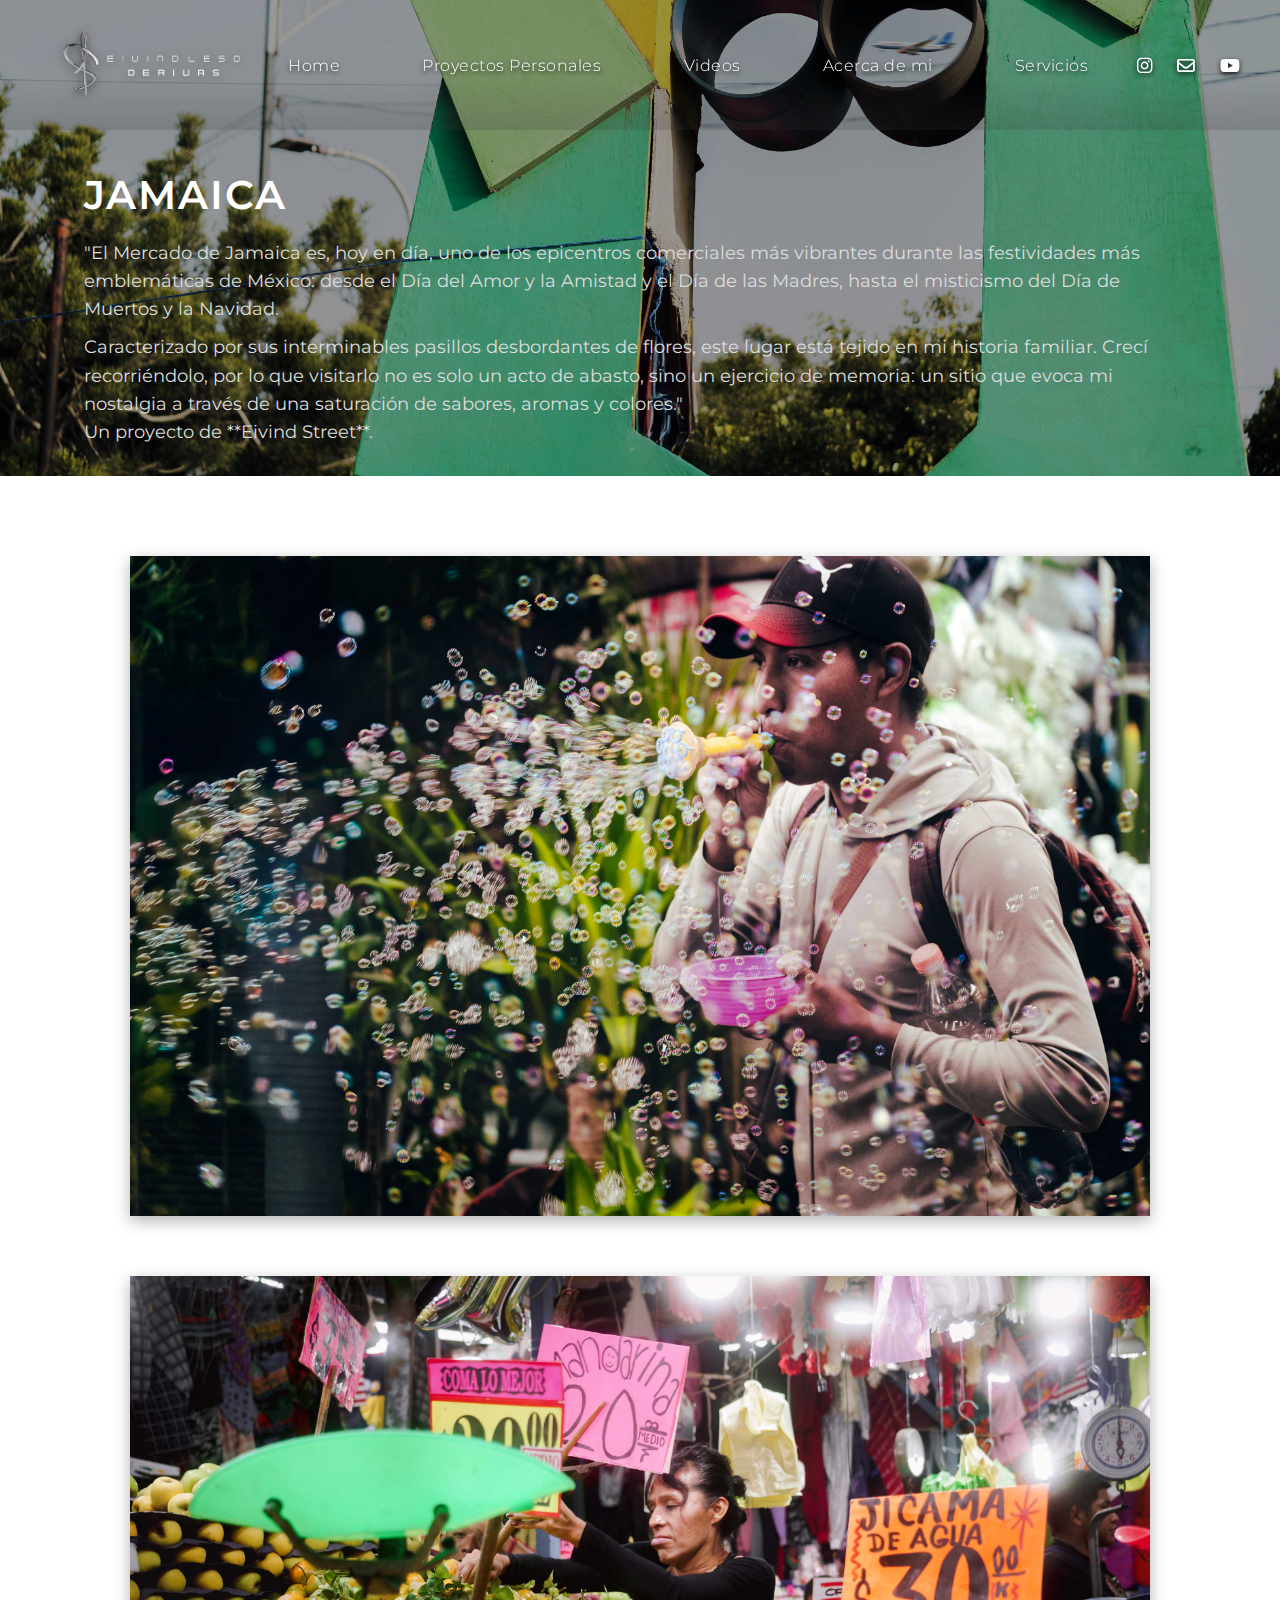
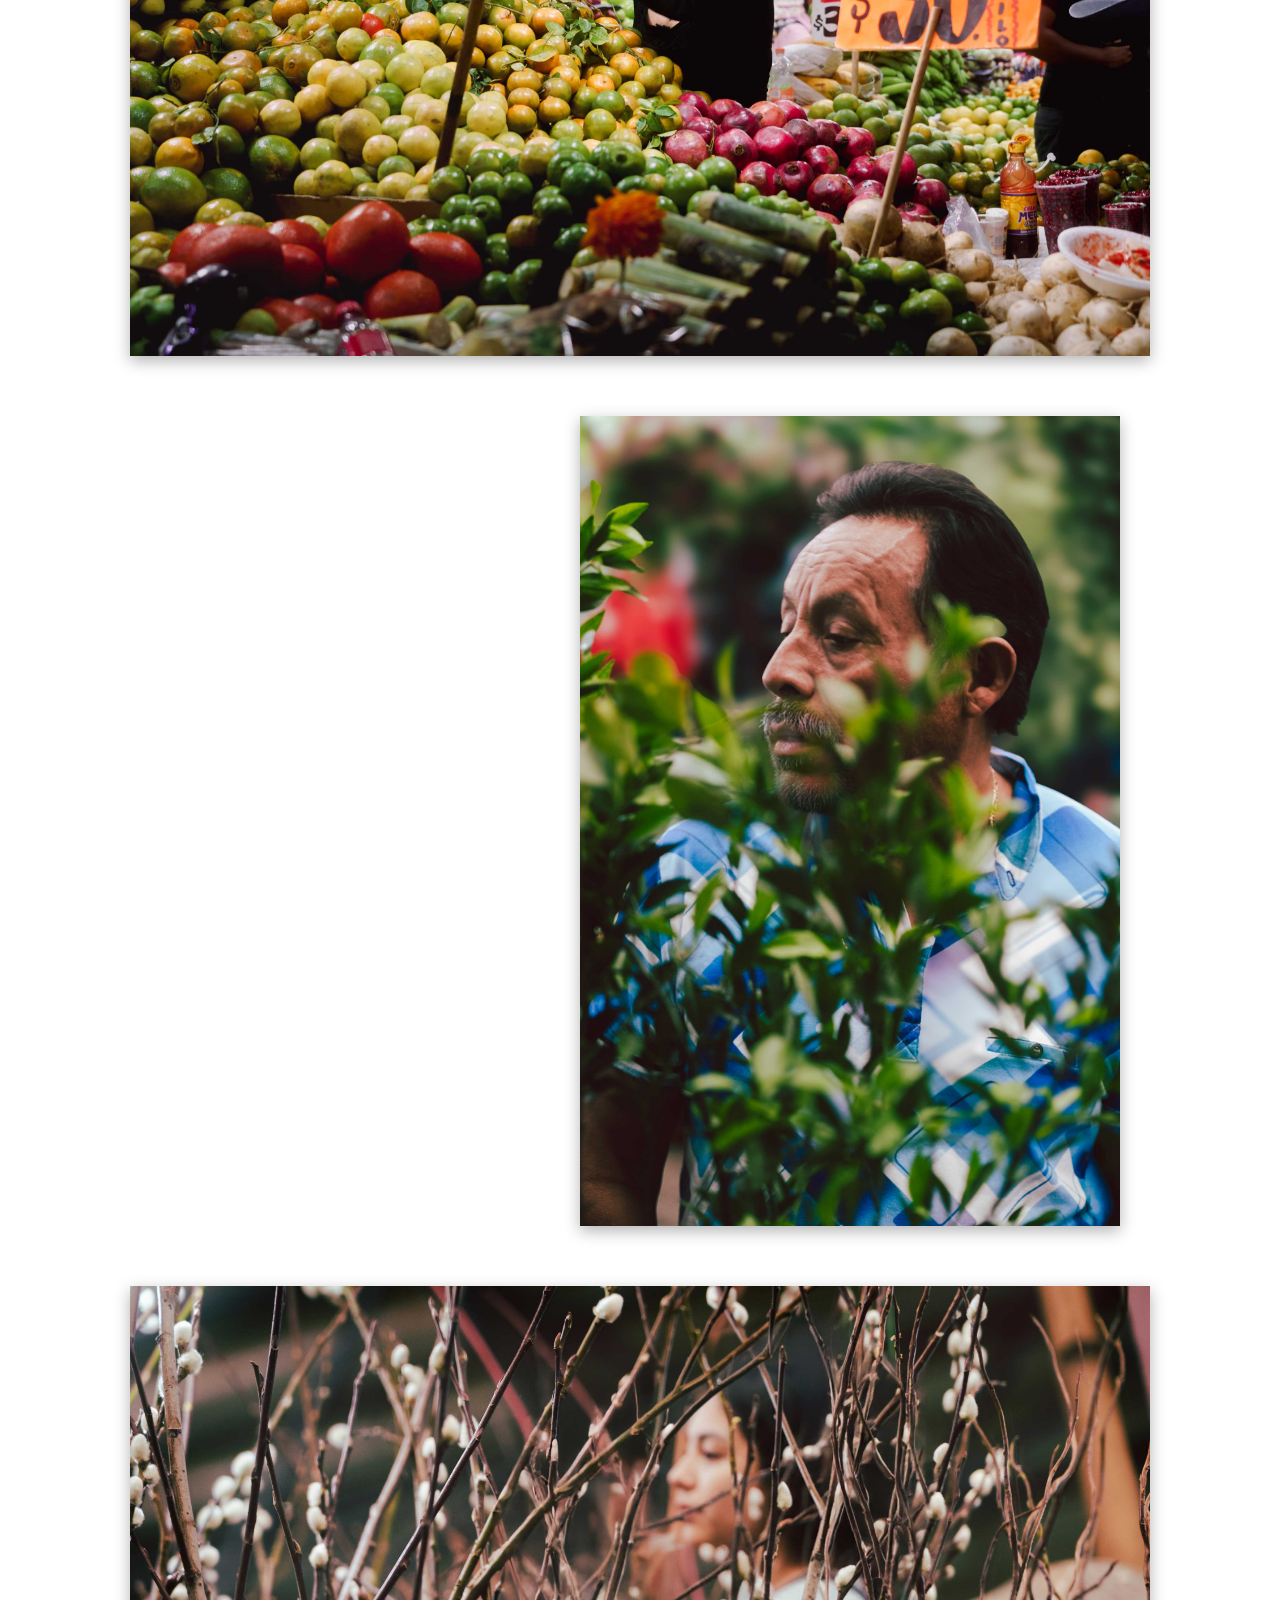
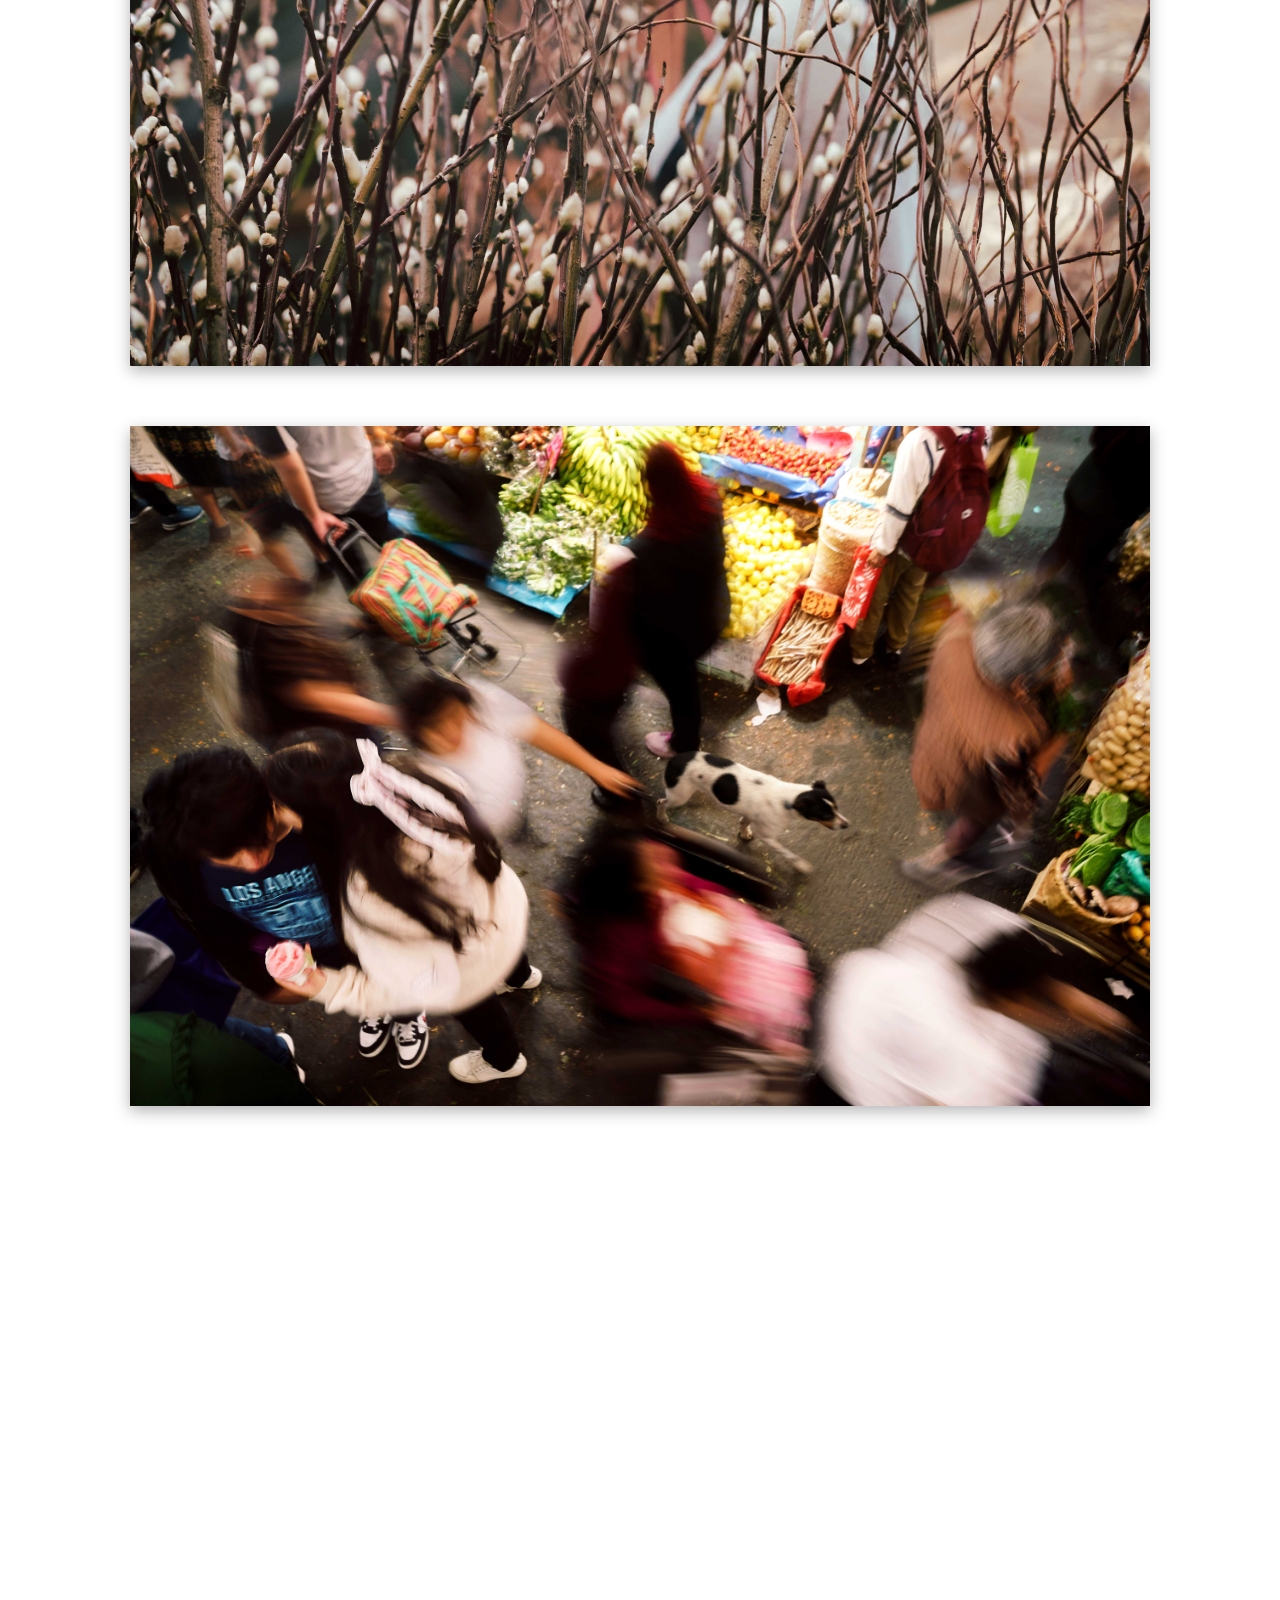
<file: jamaica.html>
<!DOCTYPE html>
<html lang="es">
<head>
    <meta charset="UTF-8">
    <meta name="viewport" content="width=device-width, initial-scale=1.0">
    <title>Mercado de Jamaica | Eivind Street por Eivind Leso</title>
    <meta name="description" content="Documentación visual del Mercado de Jamaica por Eivind Leso. El ciclo de la vida y la muerte en CDMX a través de sus flores.">
    <meta name="keywords" content="Mercado Jamaica, Eivind Leso, Fotografía Documental Flores">
    
    <link href="https://fonts.googleapis.com/css2?family=Montserrat:wght@300;400;700;900&display=swap" rel="stylesheet">
    <link rel="stylesheet" href="https://cdnjs.cloudflare.com/ajax/libs/font-awesome/6.4.0/css/all.min.css">
    <link rel="stylesheet" href="assets/css/style.css">
    <style>
        .project-hero {
            position: relative; width: 100%; min-height: 50vh; 
            background-image: url('assets/img/proyectos/jamaica/bannerJam.jpg');
            background-size: cover; background-position: center;
            display: flex; align-items: center; justify-content: center;
        }
        .project-hero::before {
            content: ''; position: absolute; top: 0; left: 0; right: 0; bottom: 0; background: rgba(0,0,0,0.4);
        }
    </style>
</head>
<body class="transparent-mode">
    <header>
        <div class="logo-container"><a href="index.html"><img src="assets/img/general/logo.png" alt="Eivind Street Logo"></a></div>
        <div class="menu-toggle" id="mobile-menu-btn"><span></span><span></span><span></span></div>
        <nav class="desktop-nav">
            <ul>
                <li><a href="index.html">Home</a></li>
                <li><a href="proyectosPersonales.html">Proyectos Personales</a></li>
                <li><a href="videos.html">Videos</a></li>
                <li><a href="about.html">Acerca de mi</a></li>
                <li><a href="cursos.html">Servicios</a></li>
            </ul>
        </nav>
        <div class="header-social desktop-social">
            <a href="https://www.instagram.com/eivind_street/" target="_blank"><i class="fa-brands fa-instagram"></i></a>
            <a href="contacto.html"><i class="fa-regular fa-envelope"></i></a>
            <a href="https://www.youtube.com/@Synthgraf_IA" target="_blank"><i class="fa-brands fa-youtube"></i></a>
        </div>
        <div class="mobile-menu-overlay" id="mobile-menu">
            <button class="close-menu" id="close-menu-btn" style="background:none; border:none; color:white; font-size:3rem; position:absolute; top:20px; right:30px; cursor:pointer;">&times;</button>
            <ul>
                <li><a href="index.html">Home</a></li>
                <li><a href="proyectosPersonales.html">Proyectos Personales</a></li>
                <li><a href="videos.html">Videos</a></li>
                <li><a href="about.html">Acerca de mi</a></li>
                <li><a href="cursos.html">Servicios</a></li>
            </ul>
            <div class="mobile-social">
                <a href="https://www.instagram.com/eivind_street/" target="_blank"><i class="fa-brands fa-instagram"></i></a>
                <a href="https://www.youtube.com/@Synthgraf_IA" target="_blank"><i class="fa-brands fa-youtube"></i></a>
                <a href="contacto.html"><i class="fa-regular fa-envelope"></i></a>
            </div>
        </div>
    </header>

    <main>
        <section class="project-hero">
            <div class="hero-text">
                <h1>Jamaica</h1>
                <p>
                    "El Mercado de Jamaica es, hoy en día, uno de los epicentros comerciales más vibrantes durante las festividades más emblemáticas de México: desde el Día del Amor y la Amistad y el Día de las Madres, hasta el misticismo del Día de Muertos y la Navidad.
                </p>
                <p>
                    Caracterizado por sus interminables pasillos desbordantes de flores, este lugar está tejido en mi historia familiar. Crecí recorriéndolo, por lo que visitarlo no es solo un acto de abasto, sino un ejercicio de memoria: un sitio que evoca mi nostalgia a través de una saturación de sabores, aromas y colores."
                    <br>Un proyecto de **Eivind Street**.
                </p>
            </div>
        </section>

        <section class="project-white-area">
            <div id="scroll-gallery" class="scroll-gallery-container"></div>
            <div class="project-nav-thin">
                <a href="iztapalapa.html">&#10094; Iztapalapa</a>
                <a href="transportecdmx.html">Transporte CDMX &#10095;</a>
            </div>
        </section>
    </main>

    <div id="myLightbox" class="lightbox">
        <span class="close-lightbox" onclick="closeLightbox()">&times;</span>
        <img class="lightbox-content" id="lightbox-img" alt="Foto Mercado Jamaica por Eivind Leso">
        <a class="lightbox-prev" onclick="plusLightboxSlides(-1)">&#10094;</a>
        <a class="lightbox-next" onclick="plusLightboxSlides(1)">&#10095;</a>
    </div>

    <button id="backToTop" title="Volver al inicio"><i class="fa-solid fa-arrow-up"></i></button>

    <footer>
        <div class="footer-content">
            <div class="social-icons-footer">
                <a href="https://www.instagram.com/eivind_street/" target="_blank"><i class="fa-brands fa-instagram"></i></a>
                <a href="https://www.youtube.com/@Synthgraf_IA" target="_blank"><i class="fa-brands fa-youtube"></i></a>
                <a href="contacto.html"><i class="fa-regular fa-envelope"></i></a>
            </div>
            <p class="copyright-text">
                © 2024 Eivind Leso (Irving Soriano). Todos los derechos reservados.
            </p>
        </div>
    </footer>

    <script src="assets/js/script.js"></script>
    <script>
        document.addEventListener("DOMContentLoaded", function() {
            initScrollGallery('assets/img/proyectos/jamaica', 'jamCarru', 44);
        });
    </script>
</body>
</html>
</file>
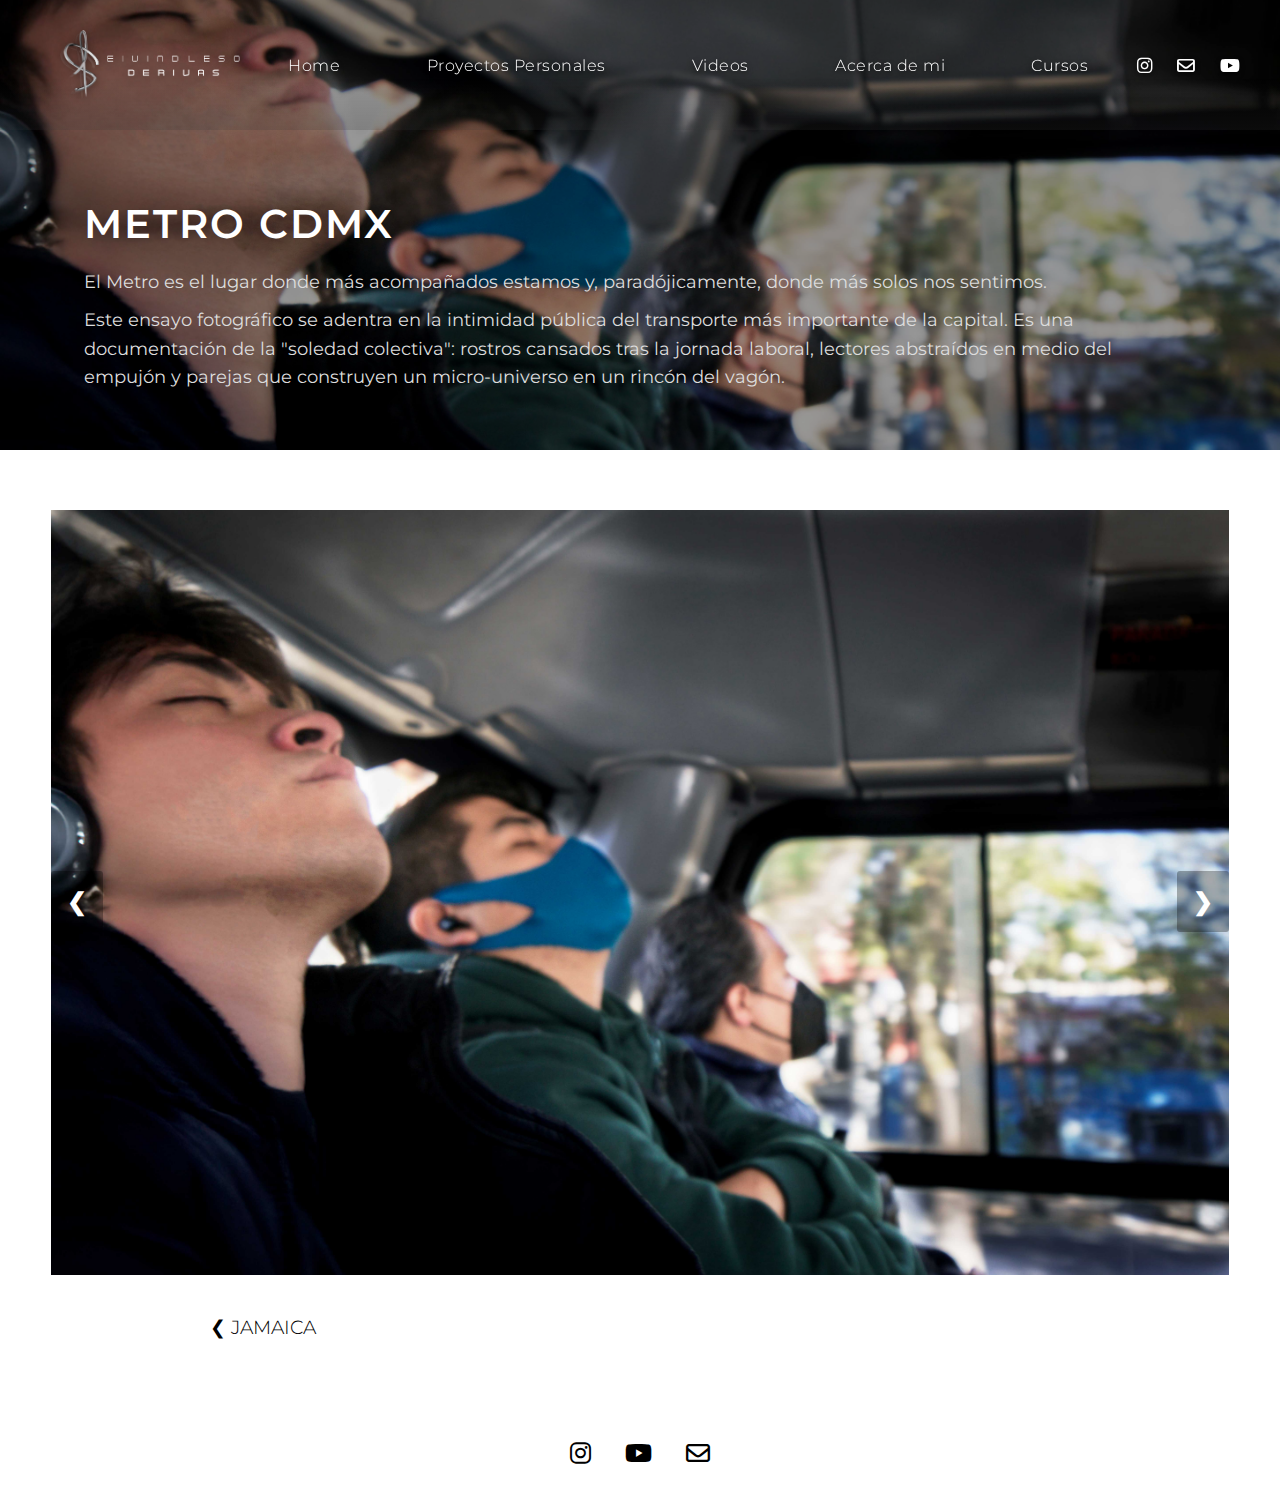
<file: metroCdmx.html>
<!DOCTYPE html>
<html lang="es">
<head>
    <meta charset="UTF-8">
    <meta name="viewport" content="width=device-width, initial-scale=1.0">
    <title>Eivinderivas - Metro CDMX</title>
    <link href="https://fonts.googleapis.com/css2?family=Montserrat:wght@300;400;700;900&display=swap" rel="stylesheet">
    <link rel="stylesheet" href="https://cdnjs.cloudflare.com/ajax/libs/font-awesome/6.4.0/css/all.min.css">
    <link rel="stylesheet" href="assets/css/style.css">
    <style>
        .project-hero {
            position: relative; width: 100%; min-height: 50vh; 
            background-image: url('assets/img/proyectos/metro/bannerMet.jpg');
            background-size: cover; background-position: center;
            display: flex; align-items: center; justify-content: center;
        }
        .project-hero::before {
            content: ''; position: absolute; top: 0; left: 0; right: 0; bottom: 0; background: rgba(0,0,0,0.4);
        }
    </style>
</head>
<body class="transparent-mode">

    <header>
        <div class="logo-container"><a href="index.html"><img src="assets/img/general/logo.png" alt="Eivinderivas"></a></div>
        <div class="menu-toggle" id="mobile-menu-btn"><i class="fa-solid fa-bars"></i></div>

        <nav class="desktop-nav">
            <ul>
                <li><a href="index.html">Home</a></li>
                <li><a href="proyectosPersonales.html">Proyectos Personales</a></li>
                <li><a href="videos.html">Videos</a></li>
                <li><a href="about.html">Acerca de mi</a></li>
                <li><a href="cursos.html">Cursos</a></li>
            </ul>
        </nav>
        <div class="header-social desktop-social">
            <a href="https://www.instagram.com/eivind_derivas/" target="_blank"><i class="fa-brands fa-instagram"></i></a>
            <a href="contacto.html"><i class="fa-regular fa-envelope"></i></a>
            <a href="https://www.youtube.com/@Synthgraf_IA" target="_blank"><i class="fa-brands fa-youtube"></i></a>
        </div>

        <div class="mobile-menu-overlay" id="mobile-menu">
            <button class="close-menu" id="close-menu-btn" style="background:none; border:none; color:white; font-size:3rem; position:absolute; top:20px; right:30px; cursor:pointer;">&times;</button>
            <ul>
                <li><a href="index.html">Home</a></li>
                <li><a href="proyectosPersonales.html">Proyectos Personales</a></li>
                <li><a href="videos.html">Videos</a></li>
                <li><a href="about.html">Acerca de mi</a></li>
                <li><a href="cursos.html">Cursos</a></li>
                <li><a href="contacto.html">Contacto</a></li>
            </ul>
            <div class="mobile-social">
                <a href="https://www.instagram.com/eivind_derivas/" target="_blank"><i class="fa-brands fa-instagram"></i></a>
                <a href="https://www.youtube.com/@Synthgraf_IA" target="_blank"><i class="fa-brands fa-youtube"></i></a>
                <a href="contacto.html"><i class="fa-regular fa-envelope"></i></a>
            </div>
        </div>
    </header>

    <main>
        <section class="project-hero">
            <div class="hero-text">
                <h1>Metro CDMX</h1>
                <p>El Metro es el lugar donde más acompañados estamos y, paradójicamente, donde más solos nos sentimos.</p>
                <p>Este ensayo fotográfico se adentra en la intimidad pública del transporte más importante de la capital. Es una documentación de la "soledad colectiva": rostros cansados tras la jornada laboral, lectores abstraídos en medio del empujón y parejas que construyen un micro-universo en un rincón del vagón.</p>
            </div>
        </section>

        <section class="project-white-area">
            <div class="carousel-container project-carousel-frame">
                <img class="carousel-slide active" src="assets/img/proyectos/metro/metCarru1.jpg" alt="Metro 1" style="display: block;">
                <img class="carousel-slide" src="assets/img/proyectos/metro/metCarru2.jpg" alt="Metro 2">
                <a class="prev" onclick="plusSlides(-1)">&#10094;</a>
                <a class="next" onclick="plusSlides(1)">&#10095;</a>
            </div>

            <div class="project-nav-thin">
                <a href="jamaica.html">&#10094; Jamaica</a>
                <div></div>
            </div>
        </section>
    </main>

    <footer>
        <div class="social-icons-footer">
            <a href="https://www.instagram.com/eivind_derivas/" target="_blank"><i class="fa-brands fa-instagram"></i></a>
            <a href="https://www.youtube.com/@Synthgraf_IA" target="_blank"><i class="fa-brands fa-youtube"></i></a>
            <a href="contacto.html"><i class="fa-regular fa-envelope"></i></a>
        </div>
    </footer>
    <script src="assets/js/script.js"></script>
</body>
</html>
</file>
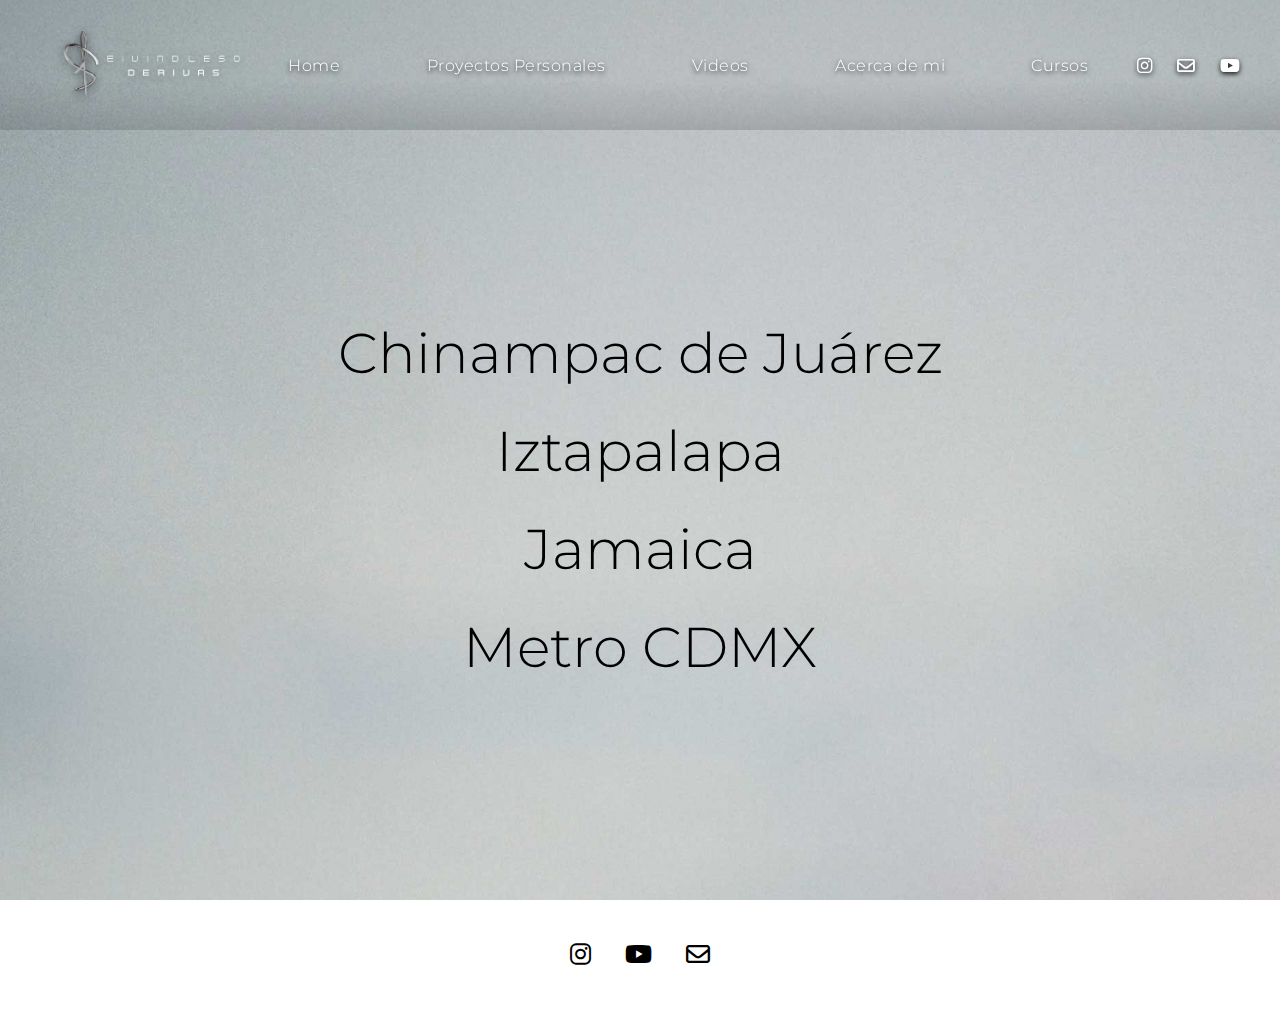
<file: proyectosPersonales.html>
<!DOCTYPE html>
<html lang="es">
<head>
    <meta charset="UTF-8">
    <meta name="viewport" content="width=device-width, initial-scale=1.0">
    <title>Proyectos Fotográficos CDMX | Iztapalapa, Jamaica y Metro</title>
    <meta name="description" content="Galerías de fotografía documental en Ciudad de México: Iztapalapa profundo, el Mercado de Jamaica, el Metro CDMX y Chinampac de Juárez. Una mirada íntima a la identidad chilanga.">
    
    <link href="https://fonts.googleapis.com/css2?family=Montserrat:wght@300;400;700;900&display=swap" rel="stylesheet">
    <link rel="stylesheet" href="https://cdnjs.cloudflare.com/ajax/libs/font-awesome/6.4.0/css/all.min.css">
    <link rel="stylesheet" href="assets/css/style.css">
</head>
<body class="transparent-mode">

    <header>
        <div class="logo-container"><a href="index.html"><img src="assets/img/general/logo.png" alt="DERIURS Logo"></a></div>
        <div class="menu-toggle" id="mobile-menu-btn"><span></span><span></span><span></span></div>
        
        <nav class="desktop-nav">
            <ul>
                <li><a href="index.html">Home</a></li>
                <li><a href="proyectosPersonales.html">Proyectos Personales</a></li>
                <li><a href="videos.html">Videos</a></li>
                <li><a href="about.html">Acerca de mi</a></li>
                <li><a href="cursos.html">Cursos</a></li>
            </ul>
        </nav>
        <div class="header-social desktop-social">
            <a href="https://www.instagram.com/eivind_derivas/" target="_blank"><i class="fa-brands fa-instagram"></i></a>
            <a href="contacto.html"><i class="fa-regular fa-envelope"></i></a>
            <a href="https://www.youtube.com/@Synthgraf_IA" target="_blank"><i class="fa-brands fa-youtube"></i></a>
        </div>
        <div class="mobile-menu-overlay" id="mobile-menu">
            <button class="close-menu" id="close-menu-btn" style="background:none; border:none; color:white; font-size:3rem; position:absolute; top:20px; right:30px; cursor:pointer;">&times;</button>
            <ul>
                <li><a href="index.html">Home</a></li>
                <li><a href="proyectosPersonales.html">Proyectos Personales</a></li>
                <li><a href="videos.html">Videos</a></li>
                <li><a href="about.html">Acerca de mi</a></li>
                <li><a href="cursos.html">Cursos</a></li>
            </ul>
            <div class="mobile-social">
                <a href="https://www.instagram.com/eivind_derivas/" target="_blank"><i class="fa-brands fa-instagram"></i></a>
                <a href="https://www.youtube.com/@Synthgraf_IA" target="_blank"><i class="fa-brands fa-youtube"></i></a>
                <a href="contacto.html"><i class="fa-regular fa-envelope"></i></a>
            </div>
        </div>
    </header>

    <main id="projects-container" class="projects-menu">
        
        <a href="chinampacdejuarez.html" class="project-link project-link-dark" 
           onmouseover="changeBackground('fondoChin.jpg')" 
           onmouseout="resetBackground()"
           title="Ver proyecto fotográfico Chinampac de Juárez">
           Chinampac de Juárez
        </a>

        <a href="iztapalapa.html" class="project-link project-link-dark" 
           onmouseover="changeBackground('fondoIzt.jpg')" 
           onmouseout="resetBackground()"
           title="Ver proyecto fotográfico Iztapalapa">
           Iztapalapa
        </a>

        <a href="jamaica.html" class="project-link project-link-dark" 
           onmouseover="changeBackground('fondoJam.jpg')" 
           onmouseout="resetBackground()"
           title="Ver proyecto fotográfico Mercado de Jamaica">
           Jamaica
        </a>

        <a href="metroCdmx.html" class="project-link project-link-dark" 
           onmouseover="changeBackground('fondoMet.jpg')" 
           onmouseout="resetBackground()"
           title="Ver proyecto fotográfico Metro CDMX">
           Metro CDMX
        </a>

    </main>

    <footer>
        <div class="social-icons-footer">
            <a href="https://www.instagram.com/eivind_derivas/" target="_blank"><i class="fa-brands fa-instagram"></i></a>
            <a href="https://www.youtube.com/@Synthgraf_IA" target="_blank"><i class="fa-brands fa-youtube"></i></a>
            <a href="contacto.html"><i class="fa-regular fa-envelope"></i></a>
        </div>
    </footer>

    <div style="display:none;">
        <img src="assets/img/proyectos/general/fondoChin.jpg" alt="">
        <img src="assets/img/proyectos/general/fondoIzt.jpg" alt="">
        <img src="assets/img/proyectos/general/fondoJam.jpg" alt="">
        <img src="assets/img/proyectos/general/fondoMet.jpg" alt="">
        <img src="assets/img/proyectos/general/fondoProy.jpg" alt="">
    </div>

    <script src="assets/js/script.js"></script>
</body>
</html>
</file>
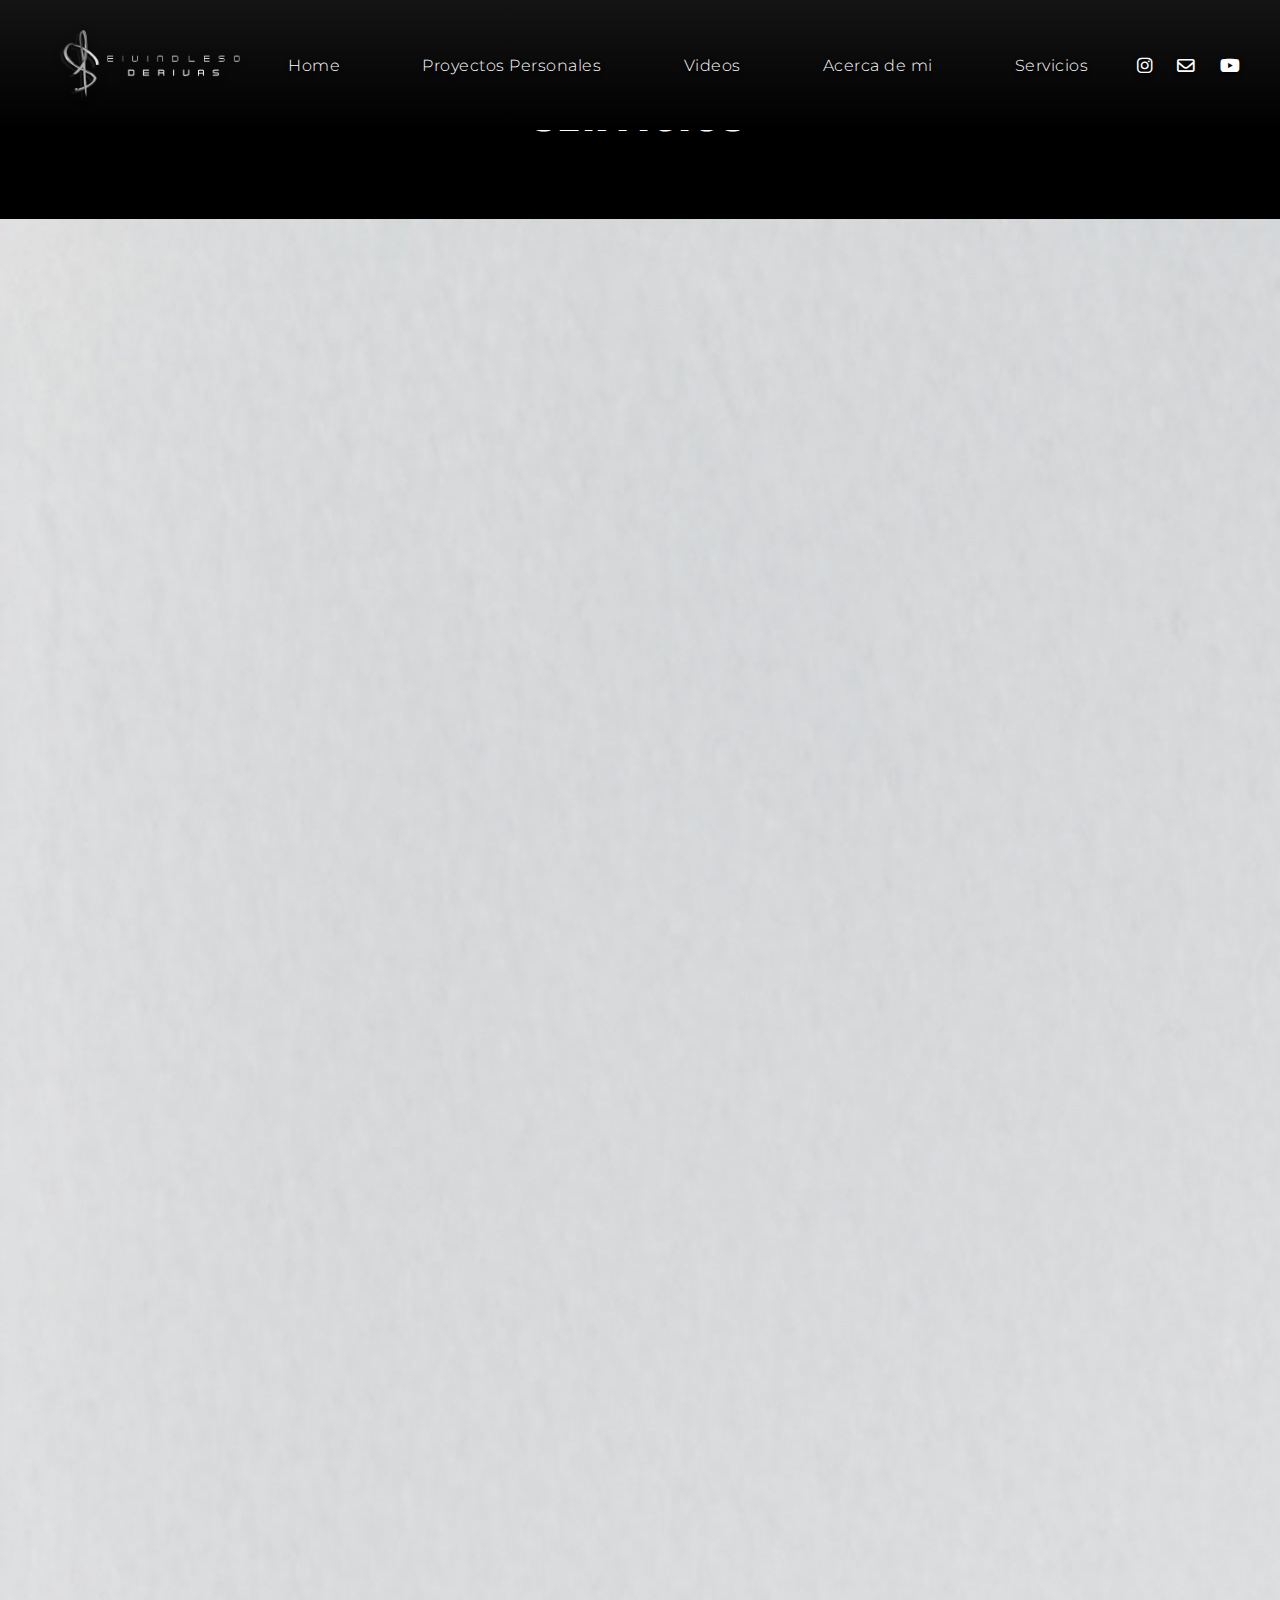
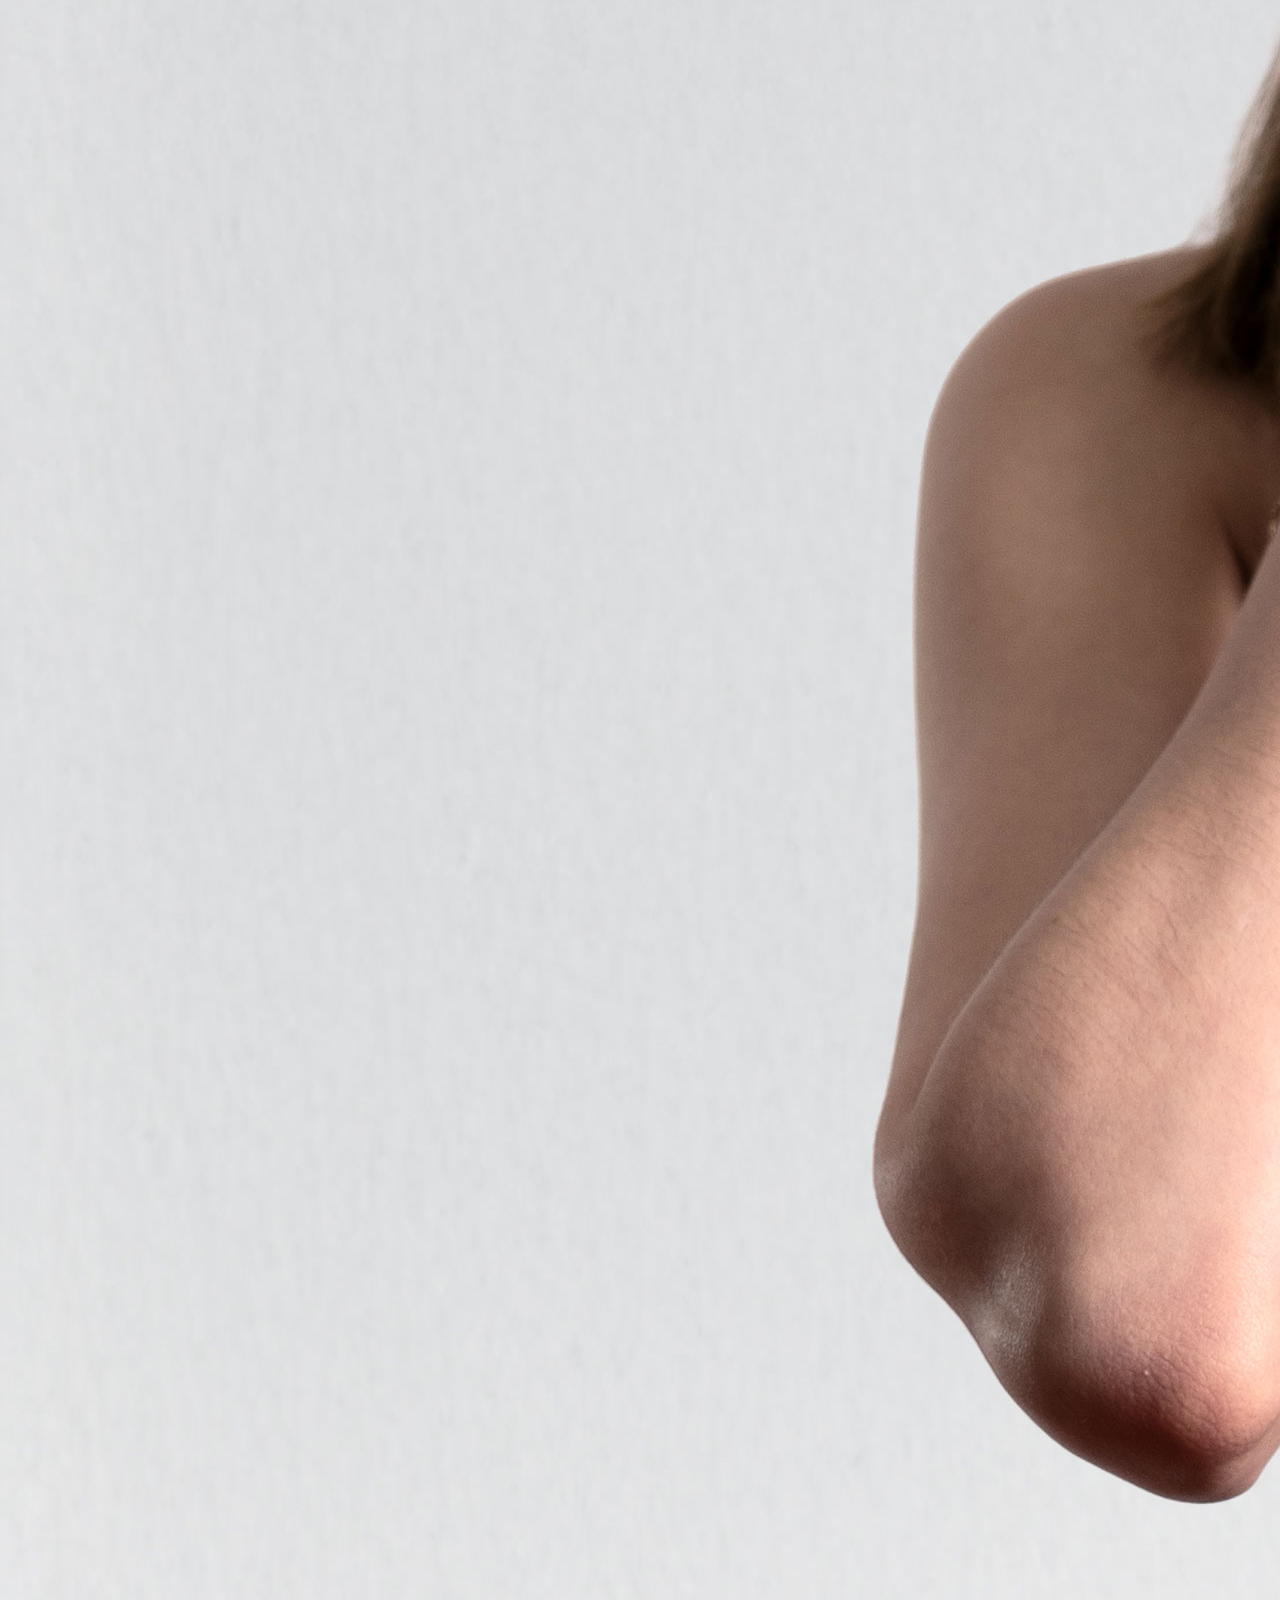
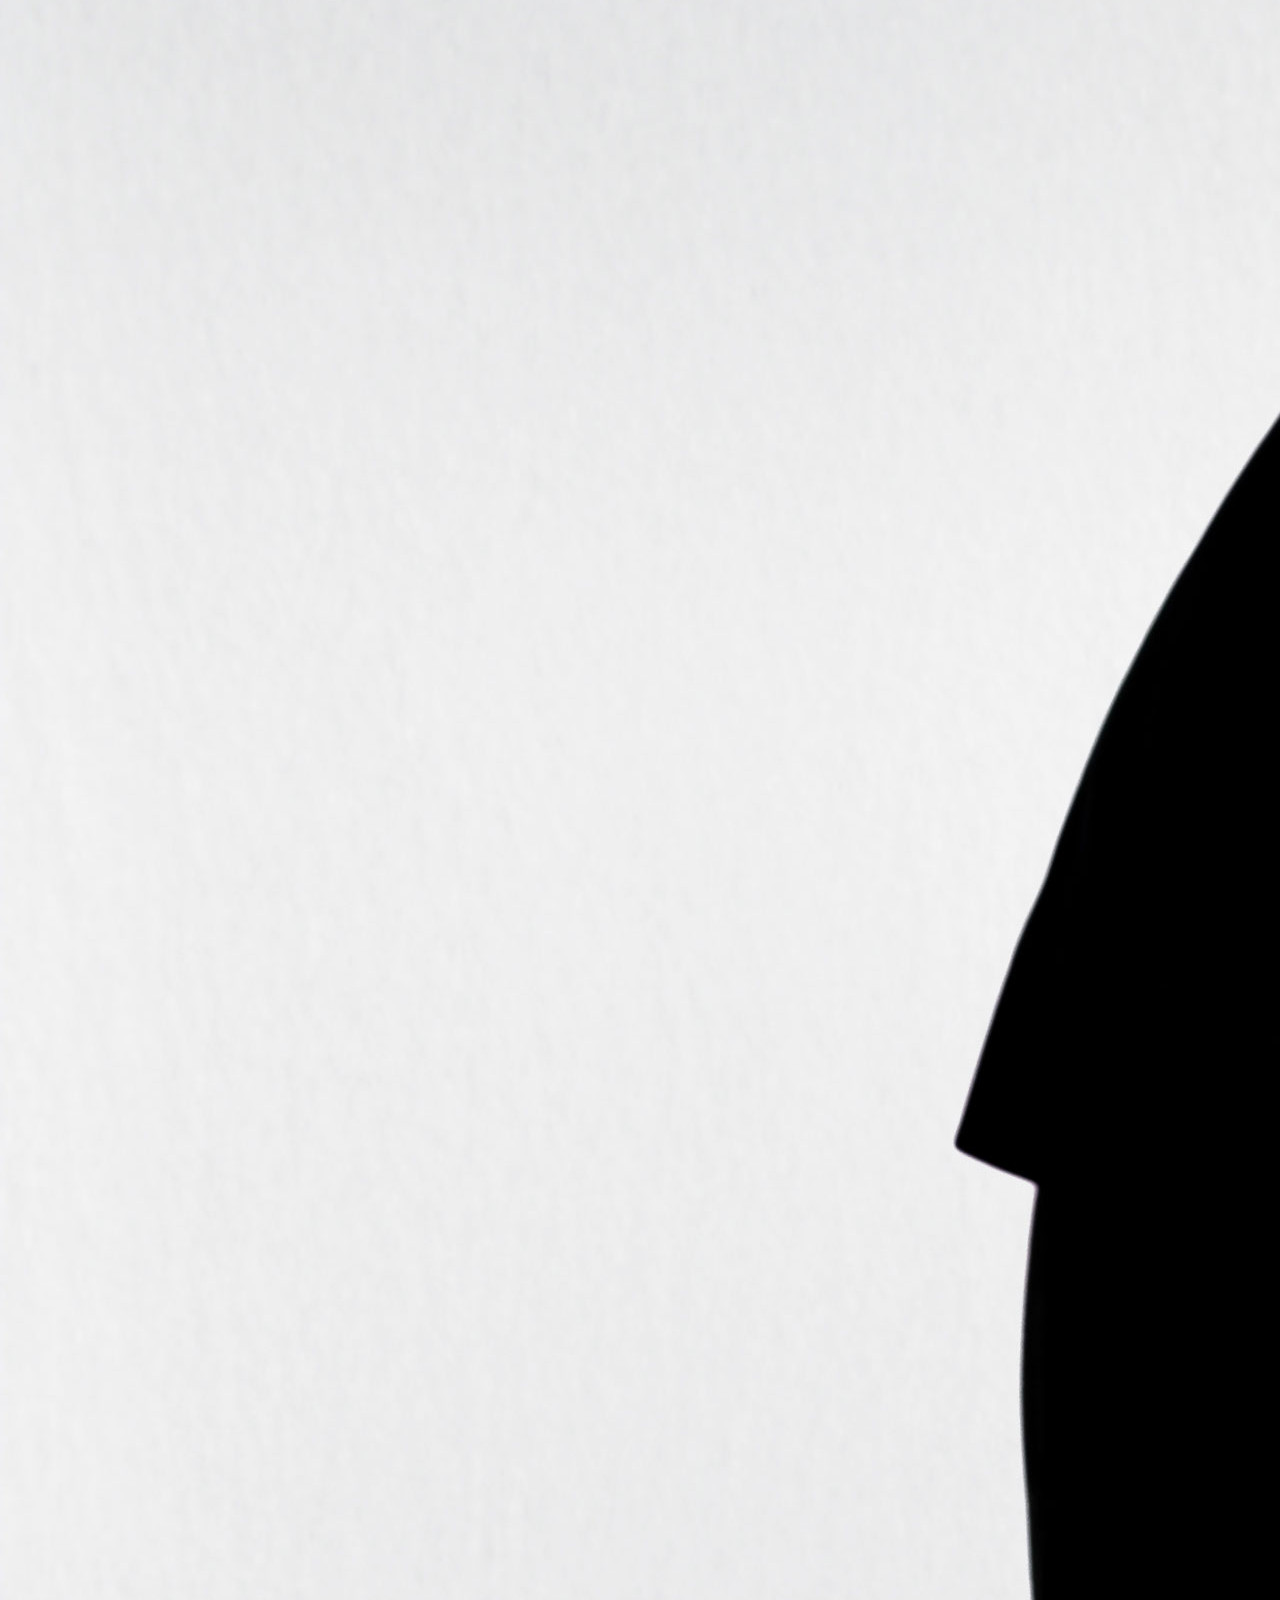
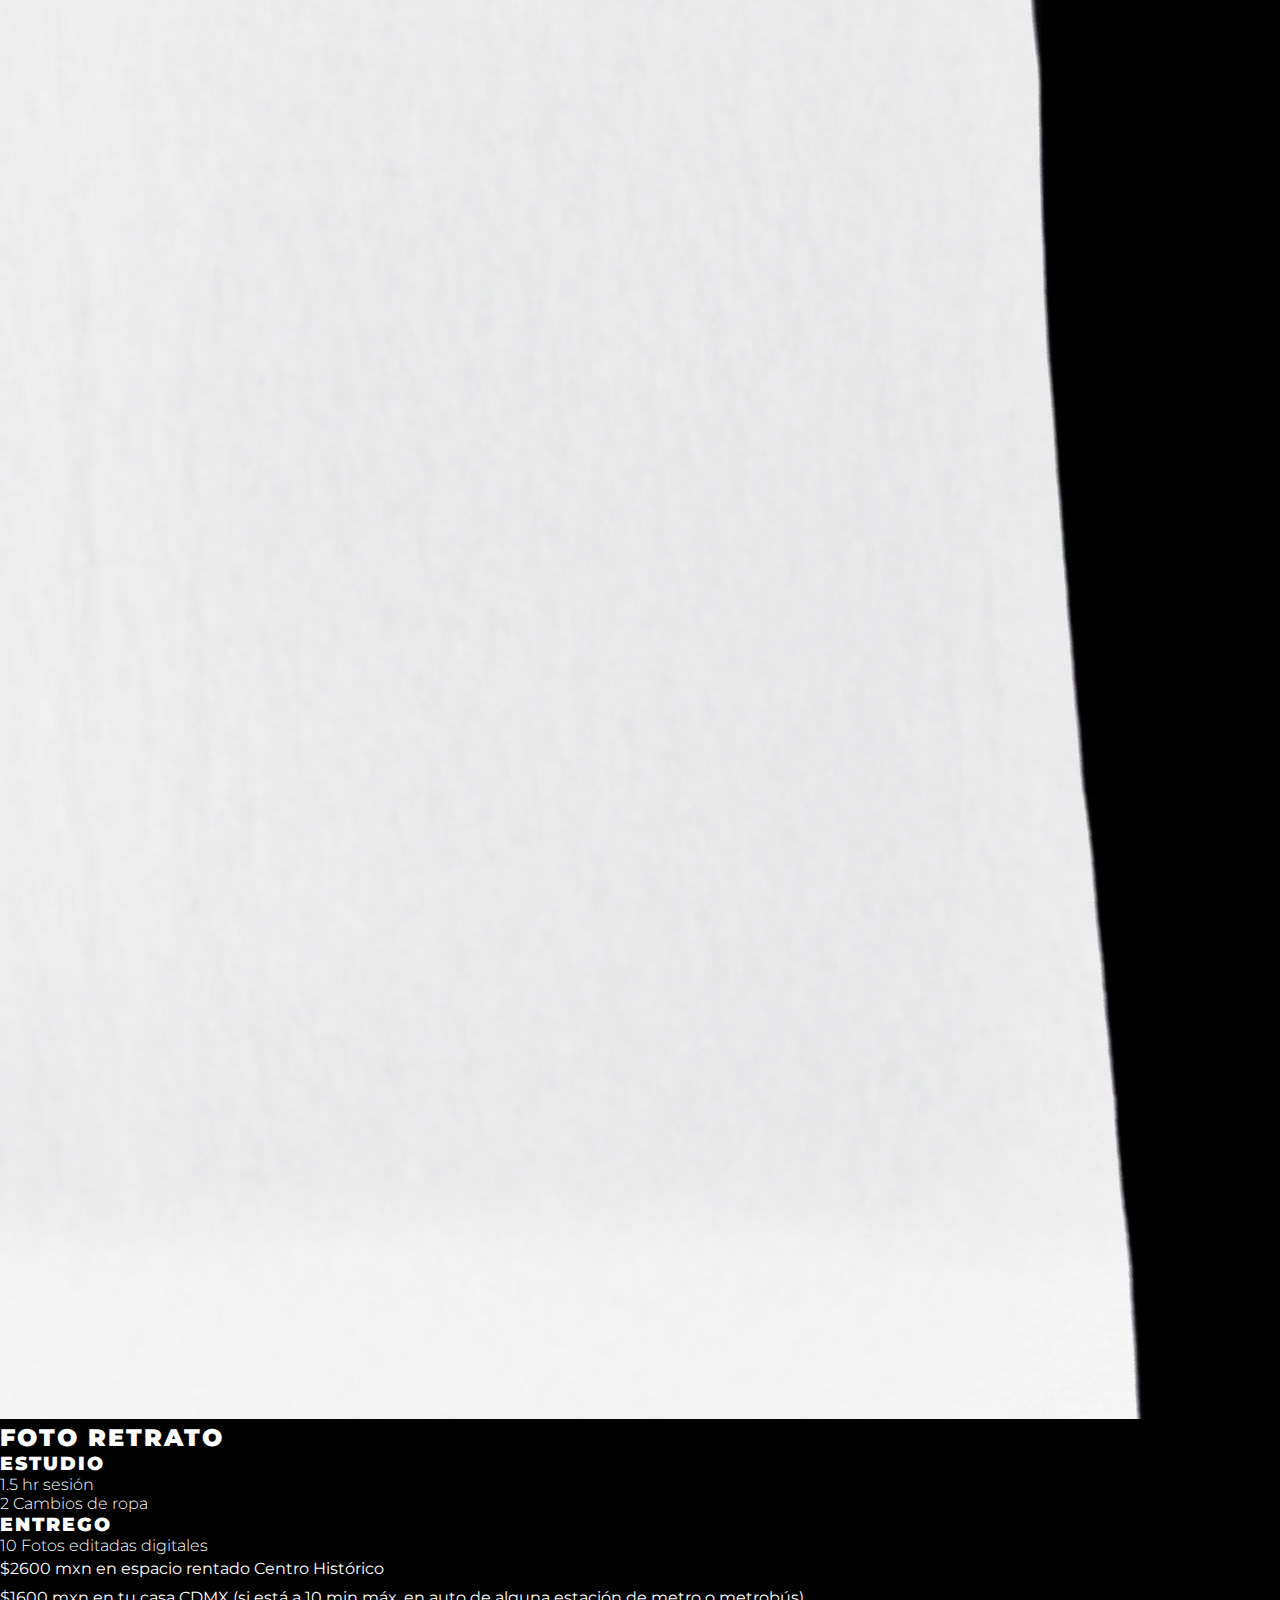
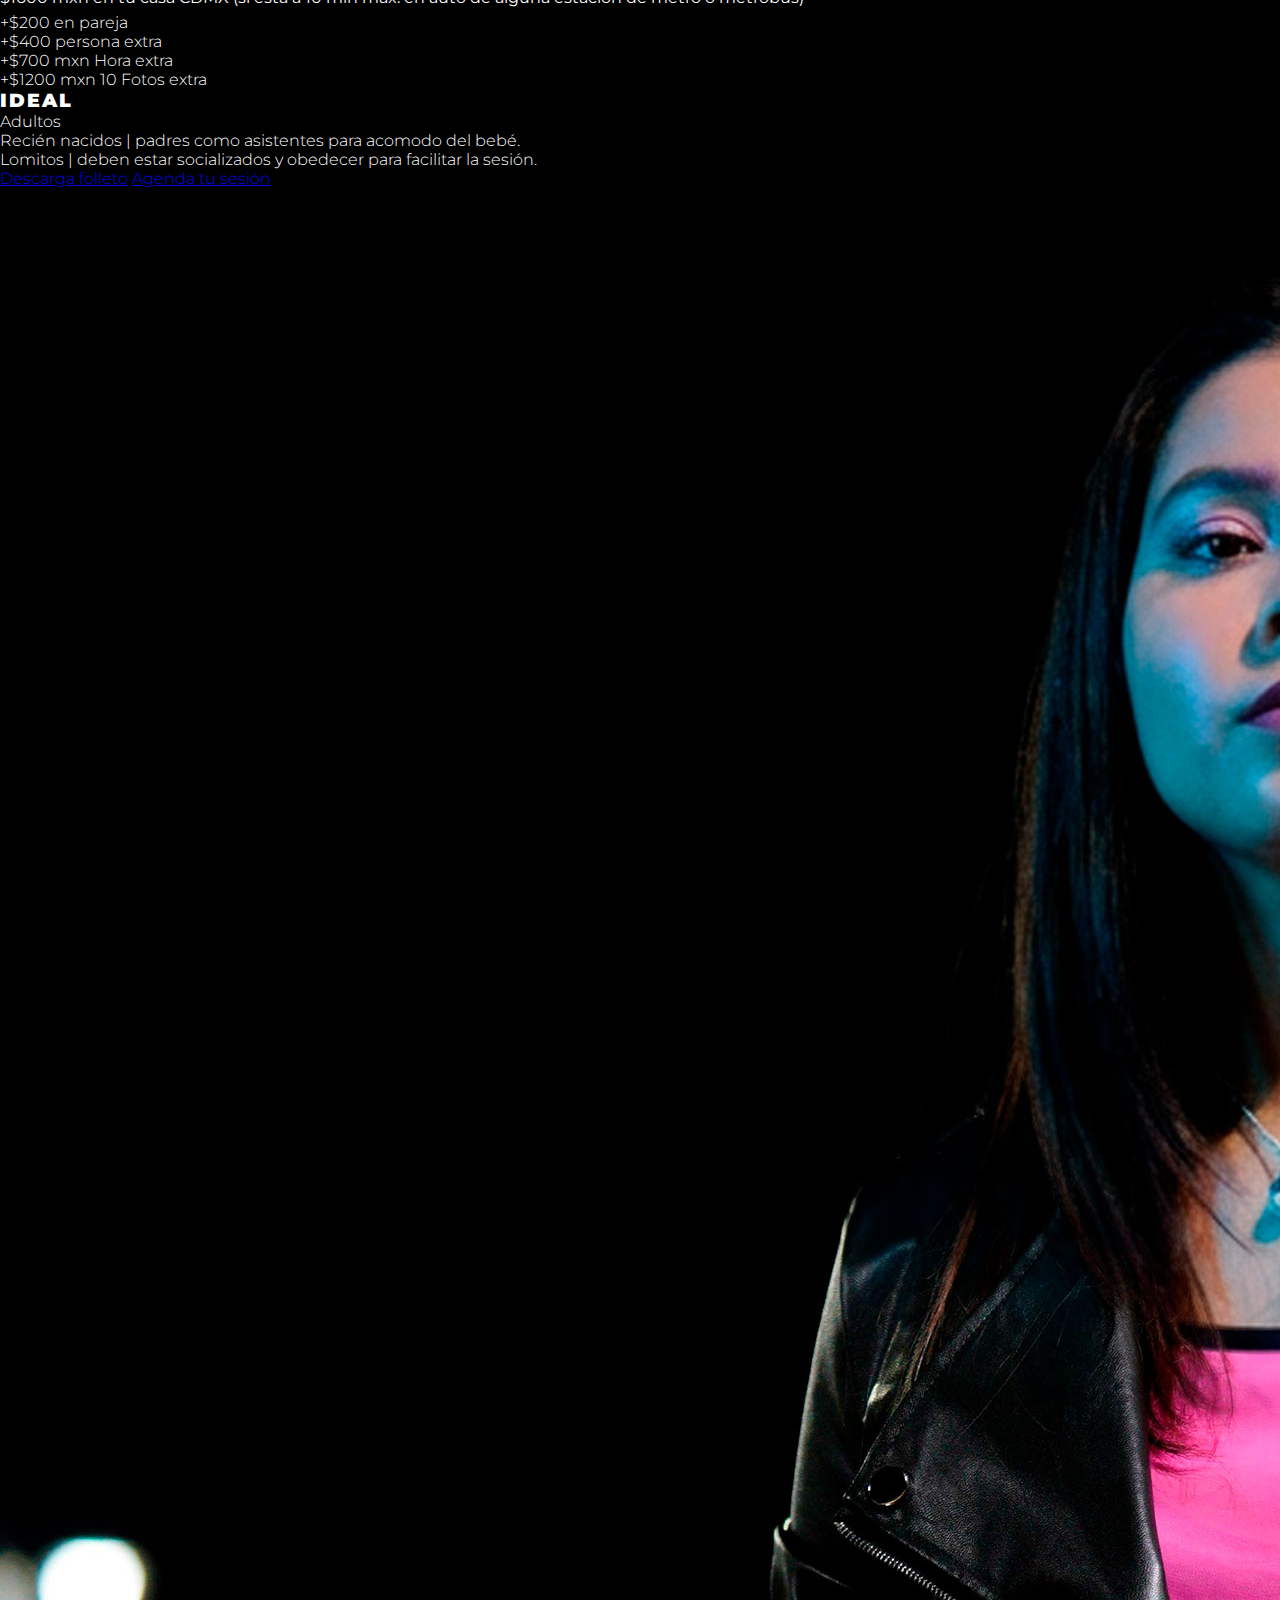
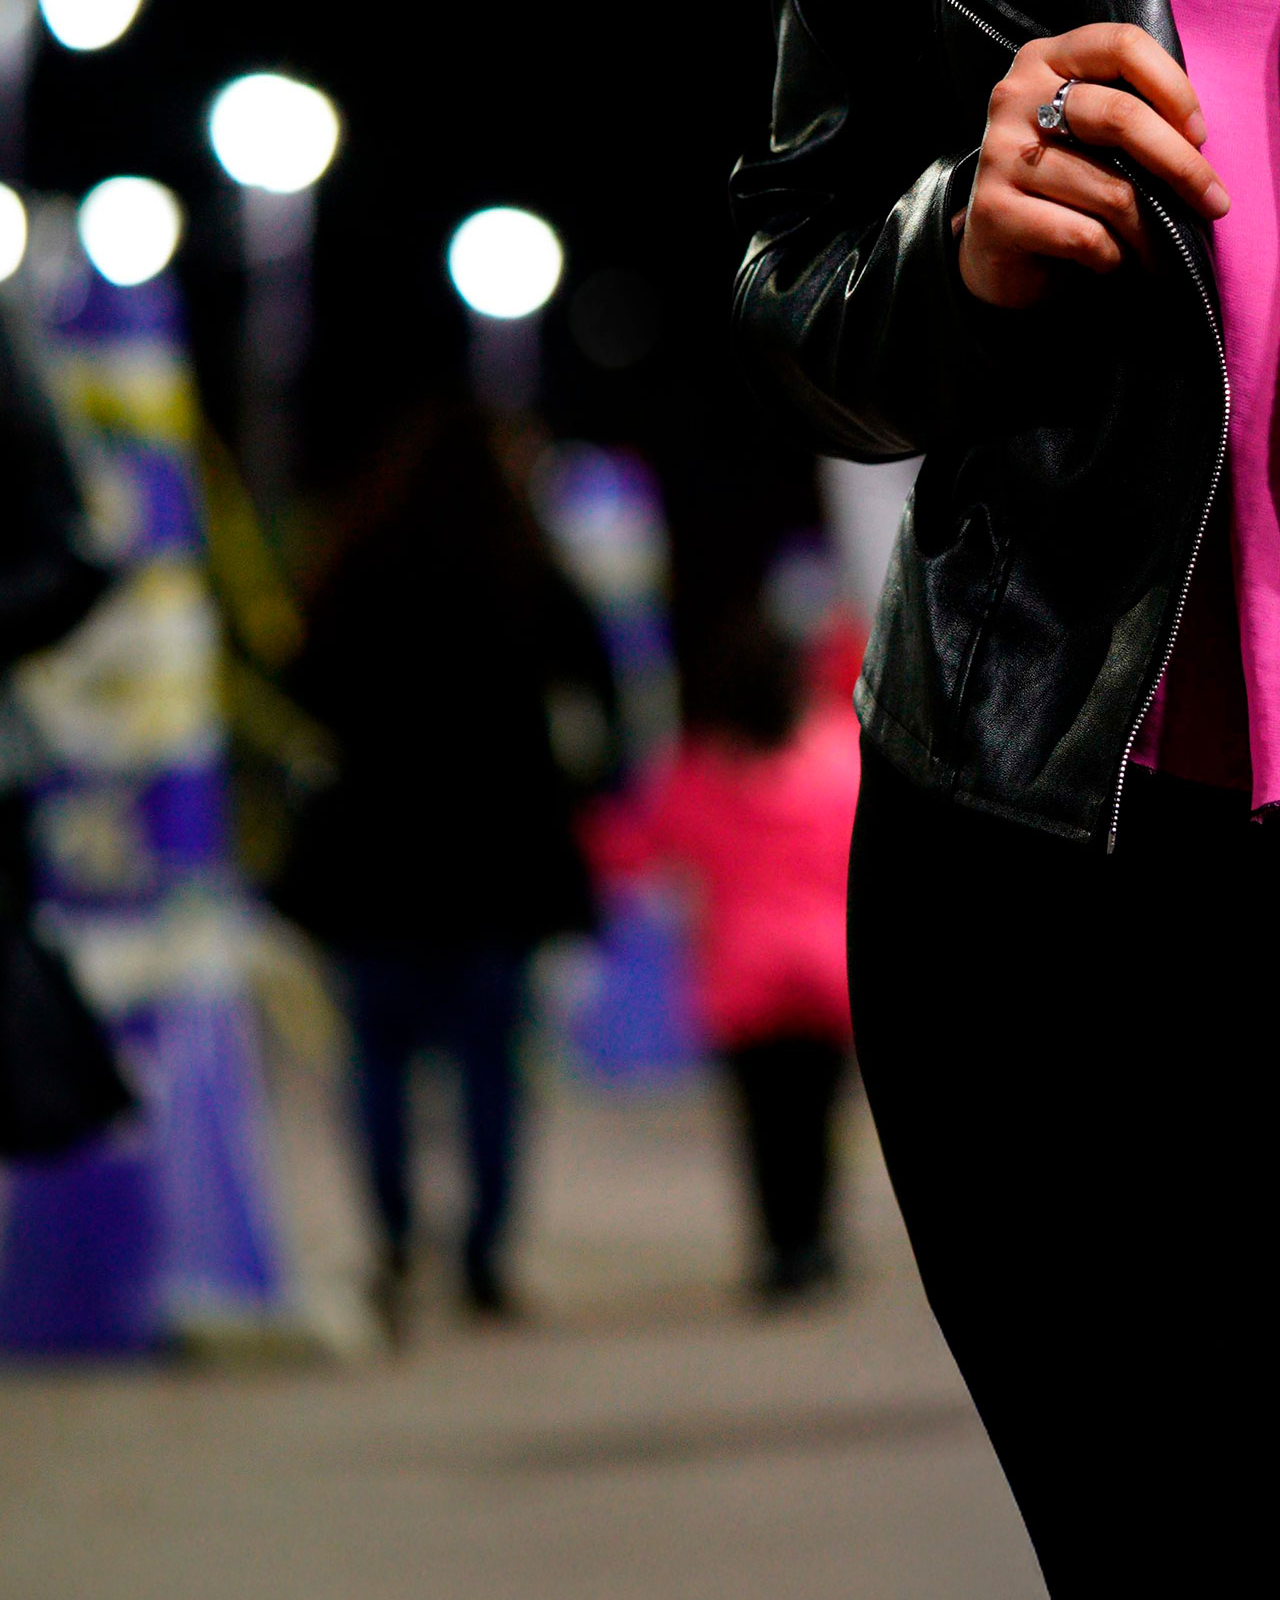
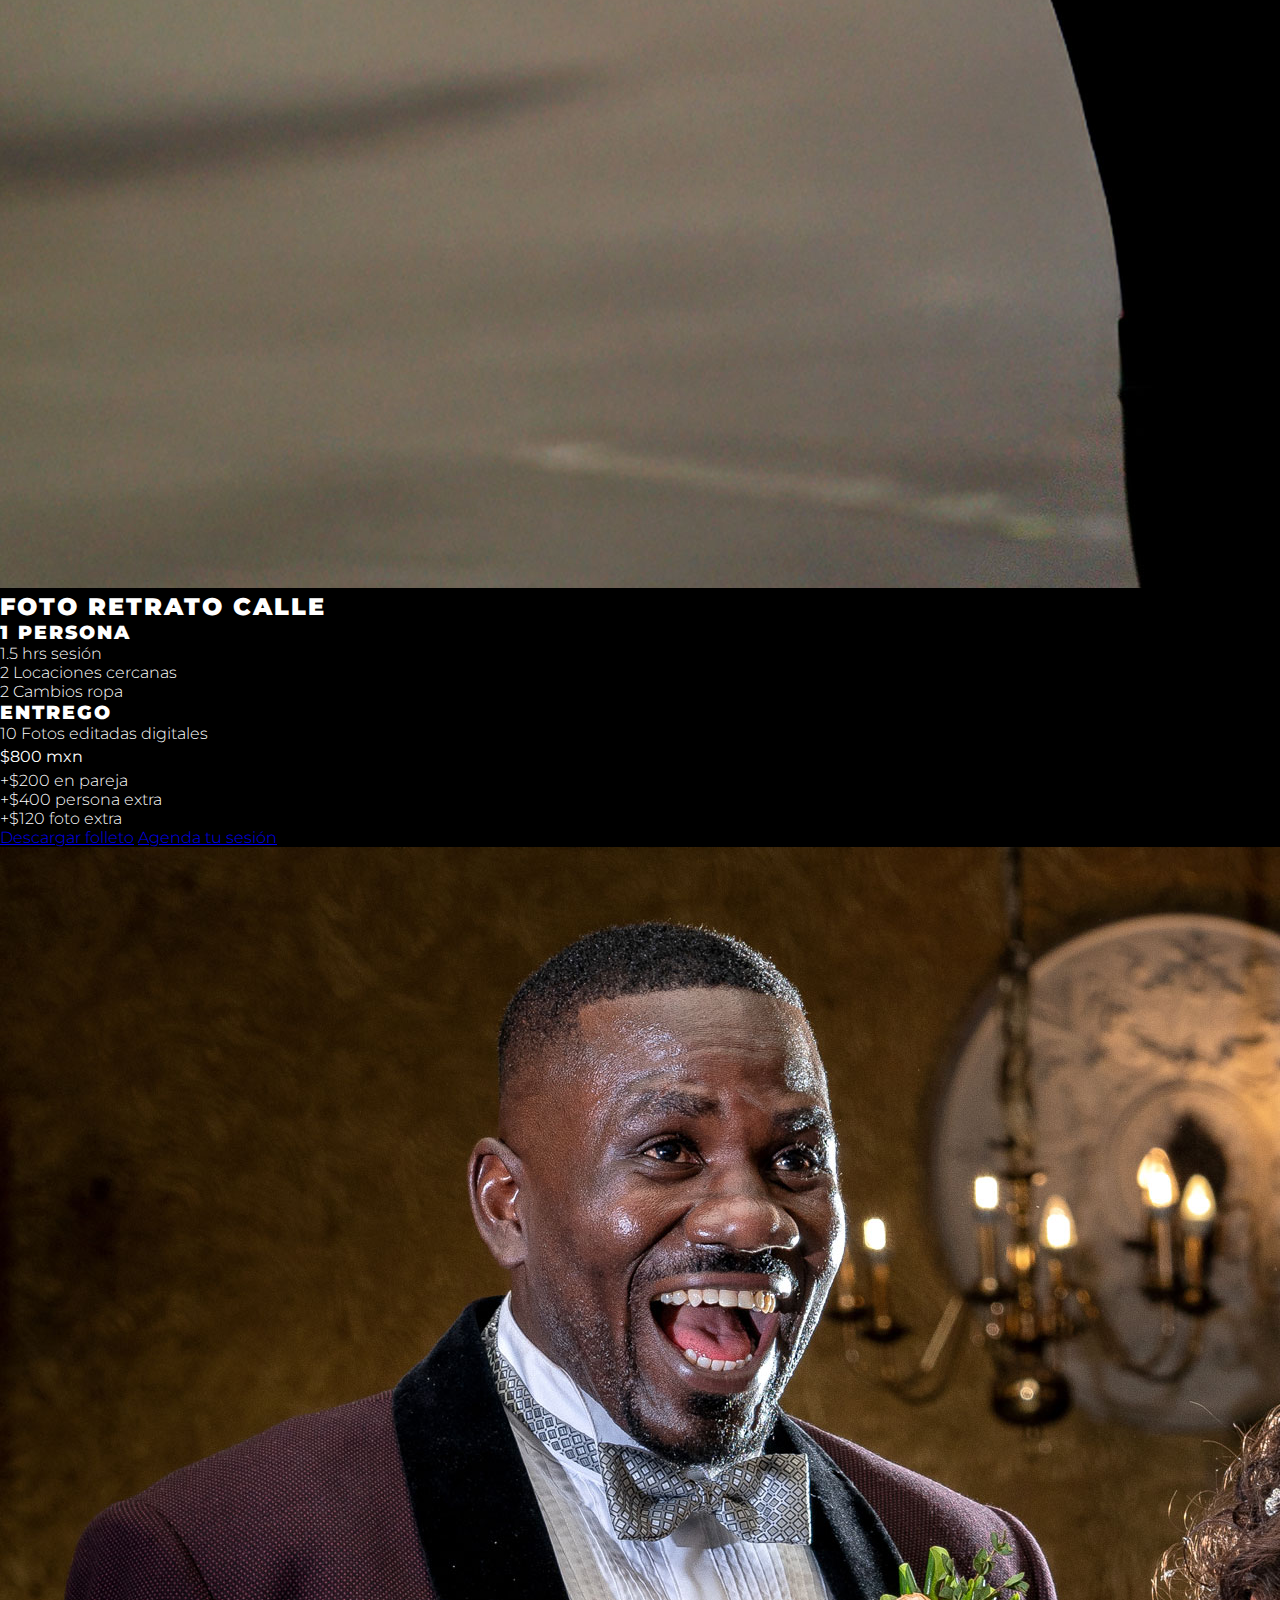
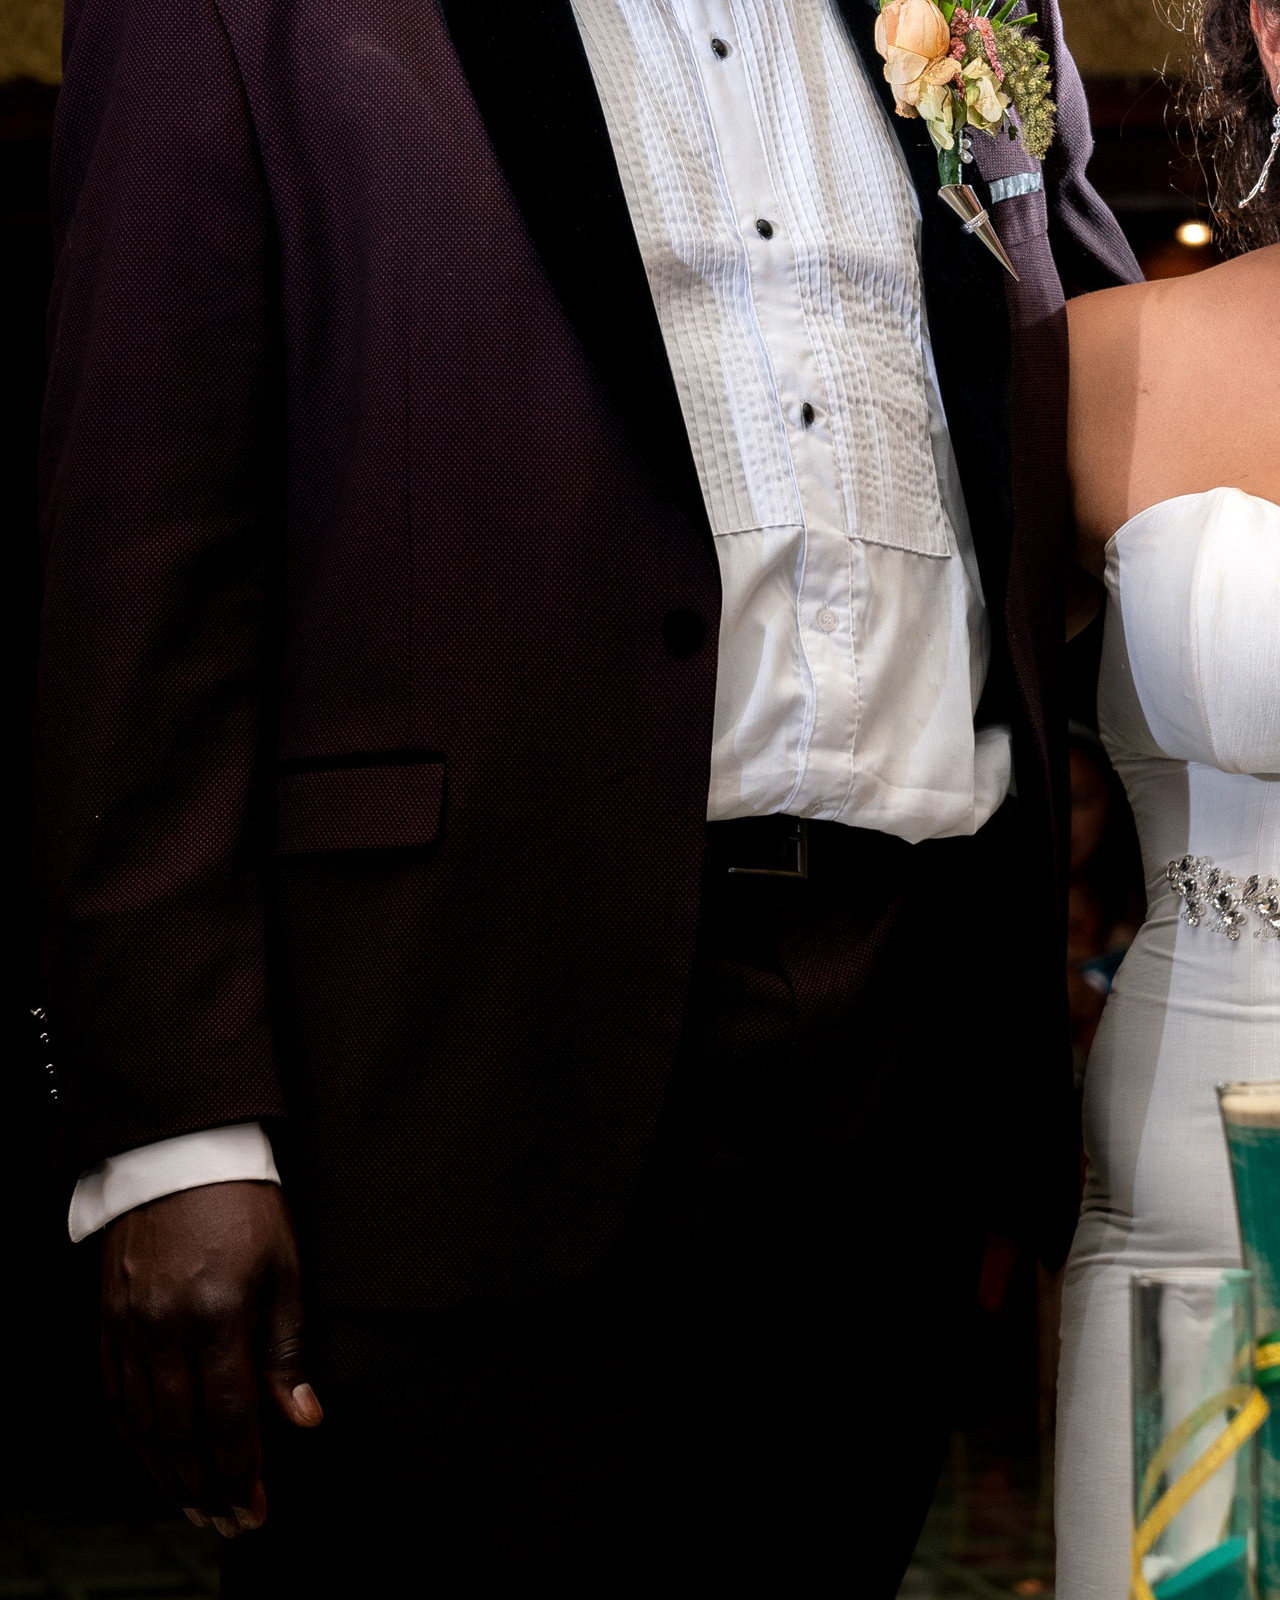
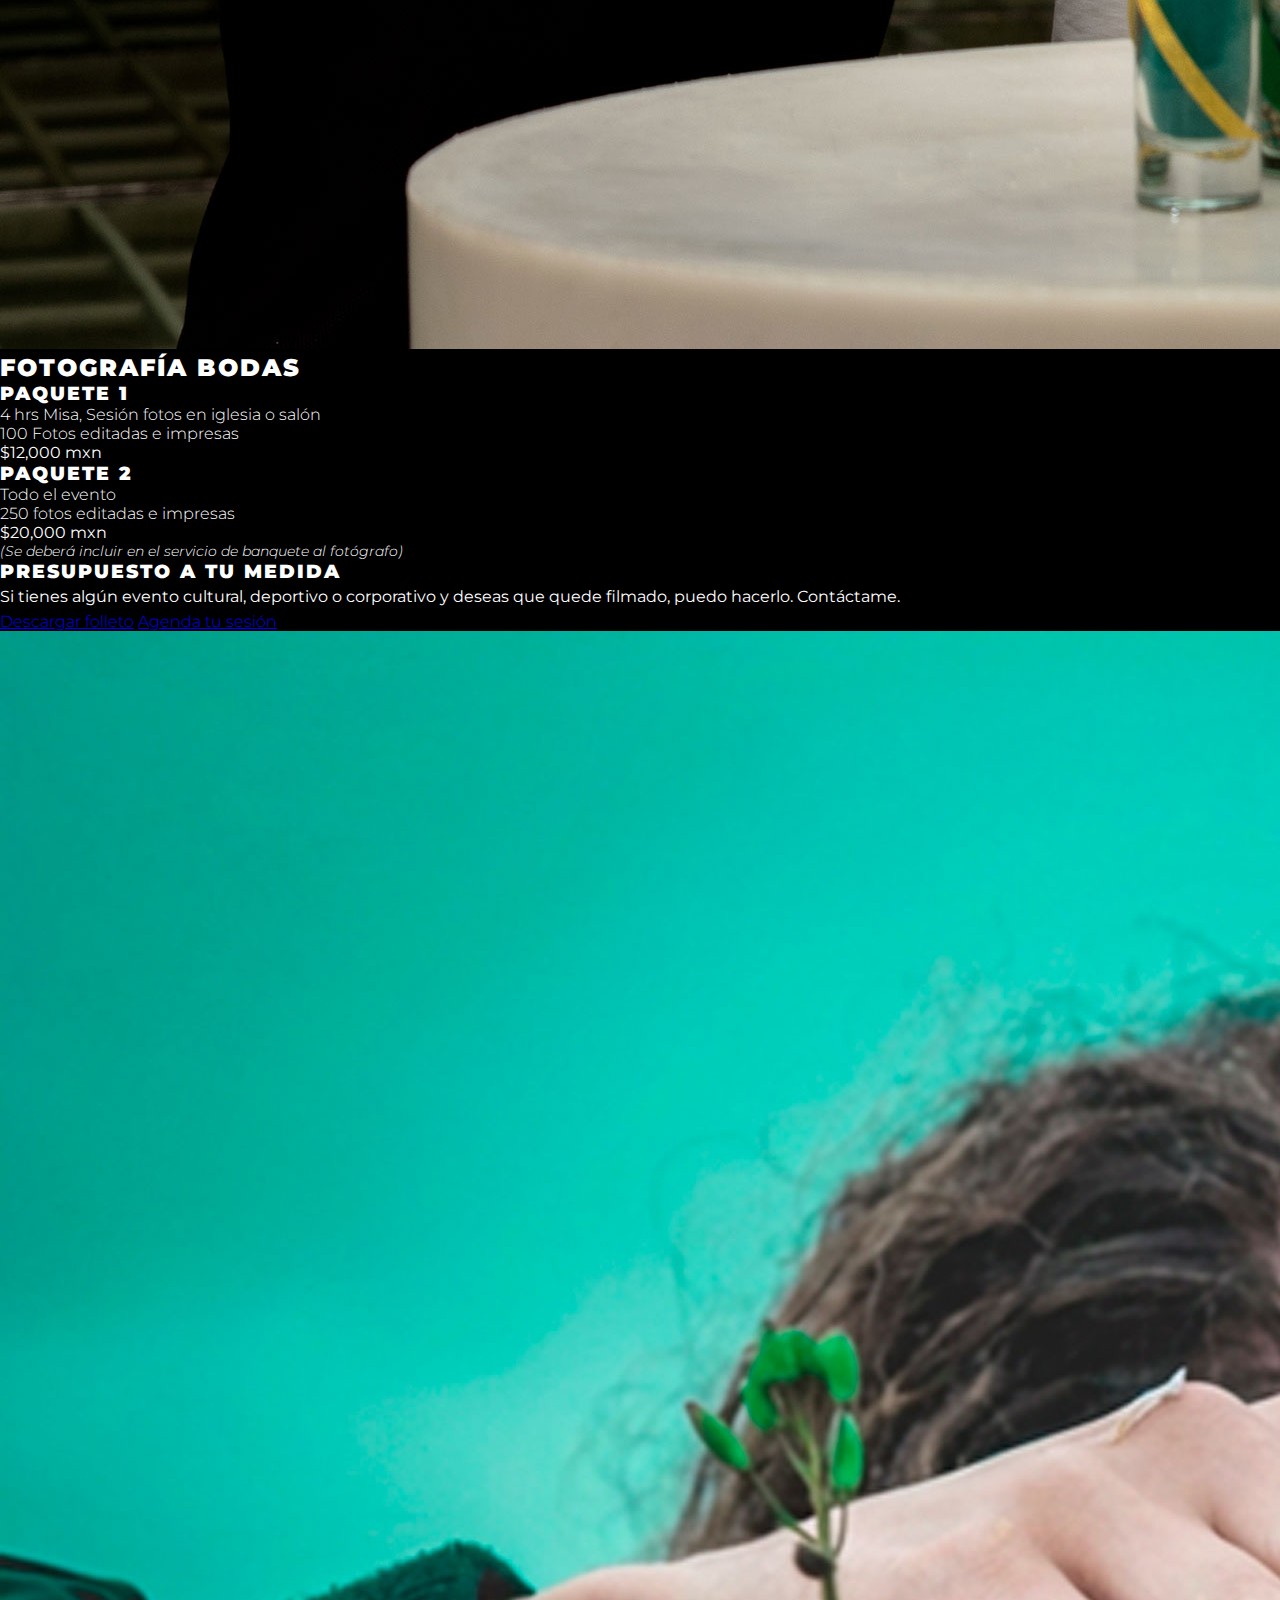
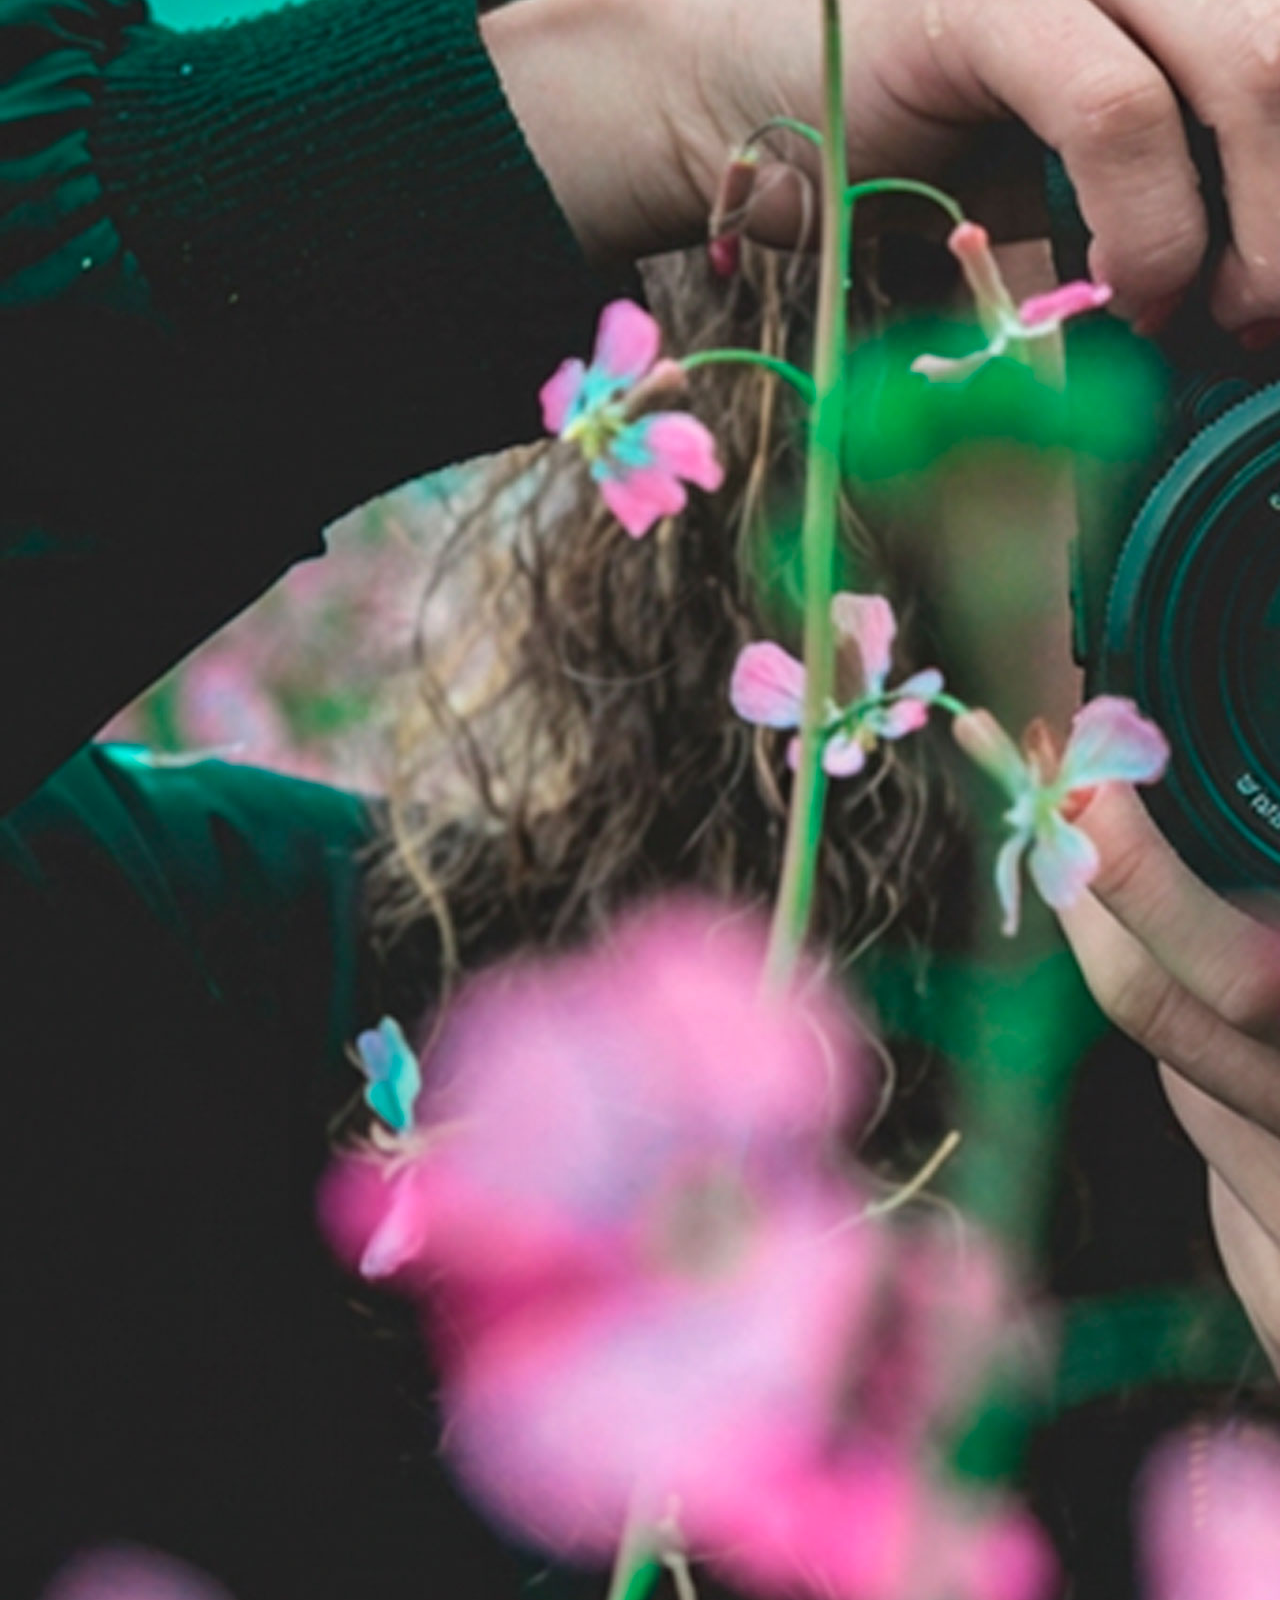
<file: servicios.html>
<!DOCTYPE html>
<html lang="es">
<head>
    <meta charset="UTF-8">
    <meta name="viewport" content="width=device-width, initial-scale=1.0">
    <title>Servicios Fotográficos y Web | Eivind Leso (Eivind Street)</title>
    <meta name="description" content="Servicios profesionales: Sesiones de retrato, fotografía de bodas, cursos de fotografía y diseño de sitios web. CDMX.">
    
    <link href="https://fonts.googleapis.com/css2?family=Montserrat:wght@100;300;400;700;900&display=swap" rel="stylesheet">
    <link rel="stylesheet" href="https://cdnjs.cloudflare.com/ajax/libs/font-awesome/6.4.0/css/all.min.css">
    <link rel="stylesheet" href="assets/css/style.css">
</head>
<body>
    <header>
        <div class="logo-container">
            <a href="index.html"><img src="assets/img/general/logo.png" alt="Eivind Street Logo"></a>
        </div>
        <div class="menu-toggle" id="mobile-menu-btn"><span></span><span></span><span></span></div>
        <nav class="desktop-nav">
            <ul>
                <li><a href="index.html">Home</a></li>
                <li><a href="proyectosPersonales.html">Proyectos Personales</a></li>
                <li><a href="videos.html">Videos</a></li>
                <li><a href="about.html">Acerca de mi</a></li>
                <li><a href="servicios.html">Servicios</a></li>
            </ul>
        </nav>
        <div class="header-social desktop-social">
            <a href="https://www.instagram.com/eivind_street/" target="_blank"><i class="fa-brands fa-instagram"></i></a>
            <a href="contacto.html"><i class="fa-regular fa-envelope"></i></a>
            <a href="https://www.youtube.com/@Synthgraf_IA" target="_blank"><i class="fa-brands fa-youtube"></i></a>
        </div>
        <div class="mobile-menu-overlay" id="mobile-menu">
            <button class="close-menu" id="close-menu-btn" style="background:none; border:none; color:white; font-size:3rem; position:absolute; top:20px; right:30px; cursor:pointer;">&times;</button>
            <ul>
                <li><a href="index.html">Home</a></li>
                <li><a href="proyectosPersonales.html">Proyectos Personales</a></li>
                <li><a href="videos.html">Videos</a></li>
                <li><a href="about.html">Acerca de mi</a></li>
                <li><a href="servicios.html">Servicios</a></li>
            </ul>
            <div class="mobile-social">
                <a href="https://www.instagram.com/eivind_street/" target="_blank"><i class="fa-brands fa-instagram"></i></a>
                <a href="https://www.youtube.com/@Synthgraf_IA" target="_blank"><i class="fa-brands fa-youtube"></i></a>
                <a href="contacto.html"><i class="fa-regular fa-envelope"></i></a>
            </div>
        </div>
    </header>

    <main>
        <section class="services-container">
            <h1 style="text-align: center; margin-bottom: 80px; font-weight: 900; letter-spacing: 3px;">Servicios</h1>

            <article class="service-row">
                <div class="service-img">
                    <img src="assets/img/servicios/servicio1.jpg" alt="Fotografía de Retrato Estudio Eivind Leso">
                </div>
                <div class="service-text">
                    <h2 class="service-title">Foto retrato</h2>
                    <h3 class="service-subtitle">Estudio</h3>
                    <ul class="service-list">
                        <li>1.5 hr sesión</li>
                        <li>2 Cambios de ropa</li>
                    </ul>
                    <h3 class="service-subtitle">Entrego</h3>
                    <ul class="service-list">
                        <li>10 Fotos editadas digitales</li>
                    </ul>
                    <p class="service-price">$2600 mxn en espacio rentado Centro Histórico</p>
                    <p class="service-price">$1600 mxn en tu casa CDMX (si está a 10 min máx. en auto de alguna estación de metro o metrobús)</p>
                    
                    <ul class="service-extras">
                        <li>+$200 en pareja</li>
                        <li>+$400 persona extra</li>
                        <li>+$700 mxn Hora extra</li>
                        <li>+$1200 mxn 10 Fotos extra</li>
                    </ul>

                    <h3 class="service-subtitle">Ideal</h3>
                    <ul class="service-list">
                        <li>Adultos</li>
                        <li>Recién nacidos | padres como asistentes para acomodo del bebé.</li>
                        <li>Lomitos | deben estar socializados y obedecer para facilitar la sesión.</li>
                    </ul>

                    <div class="service-buttons">
                        <a href="https://drive.google.com/file/d/1vrYGlsroEg1_D3aAIpmG6Wx-pJh4nttv/view?usp=sharing" target="_blank" class="btn-folleto">Descarga folleto</a>
                        <a href="https://wa.me/525583538328?text=Hola%20me%20interesaria%20informes%20sobre:%20Foto%20Retrato%20Estudio" target="_blank" class="btn-agenda">Agenda tu sesión</a>
                    </div>
                </div>
            </article>

            <article class="service-row">
                <div class="service-img">
                    <img src="assets/img/servicios/servicio2.jpg" alt="Fotografía de Retrato Calle Eivind Leso">
                </div>
                <div class="service-text">
                    <h2 class="service-title">Foto retrato calle</h2>
                    <h3 class="service-subtitle">1 Persona</h3>
                    <ul class="service-list">
                        <li>1.5 hrs sesión</li>
                        <li>2 Locaciones cercanas</li>
                        <li>2 Cambios ropa</li>
                    </ul>
                    <h3 class="service-subtitle">Entrego</h3>
                    <ul class="service-list">
                        <li>10 Fotos editadas digitales</li>
                    </ul>
                    <p class="service-price">$800 mxn</p>
                    
                    <ul class="service-extras">
                        <li>+$200 en pareja</li>
                        <li>+$400 persona extra</li>
                        <li>+$120 foto extra</li>
                    </ul>

                    <div class="service-buttons">
                        <a href="https://drive.google.com/file/d/1ZiGZWx-e6Uleggjv_jXPzalyRd4aQ9hi/view?usp=drive_link" target="_blank" class="btn-folleto">Descargar folleto</a>
                        <a href="https://wa.me/525583538328?text=Hola%20me%20interesaria%20informes%20sobre:%20Foto%20Retrato%20Calle" target="_blank" class="btn-agenda">Agenda tu sesión</a>
                    </div>
                </div>
            </article>

            <article class="service-row">
                <div class="service-img">
                    <img src="assets/img/servicios/servicio3.jpg" alt="Fotografía de Bodas Eivind Leso">
                </div>
                <div class="service-text">
                    <h2 class="service-title">Fotografía Bodas</h2>
                    
                    <h3 class="service-subtitle">Paquete 1</h3>
                    <ul class="service-list">
                        <li>4 hrs Misa, Sesión fotos en iglesia o salón</li>
                        <li>100 Fotos editadas e impresas</li>
                        <li><strong>$12,000 mxn</strong></li>
                    </ul>

                    <h3 class="service-subtitle">Paquete 2</h3>
                    <ul class="service-list">
                        <li>Todo el evento</li>
                        <li>250 fotos editadas e impresas</li>
                        <li><strong>$20,000 mxn</strong></li>
                        <li style="font-size: 0.9rem; font-style: italic;">(Se deberá incluir en el servicio de banquete al fotógrafo)</li>
                    </ul>

                    <h3 class="service-subtitle">Presupuesto a tu medida</h3>
                    <p>Si tienes algún evento cultural, deportivo o corporativo y deseas que quede filmado, puedo hacerlo. Contáctame.</p>

                    <div class="service-buttons">
                        <a href="https://drive.google.com/file/d/1Np8Qgxfx_puxtanWq5G3qWrLqKGSvf1m/view?usp=sharing" target="_blank" class="btn-folleto">Descargar folleto</a>
                        <a href="https://wa.me/525583538328?text=Hola%20me%20interesaria%20informes%20sobre:%20Fotografia%20Bodas" target="_blank" class="btn-agenda">Agenda tu sesión</a>
                    </div>
                </div>
            </article>

            <article class="service-row">
                <div class="service-img">
                    <img src="assets/img/servicios/servicio4.jpg" alt="Cursos de Fotografía Eivind Leso">
                </div>
                <div class="service-text">
                    <h2 class="service-title">Cursos fotografía</h2>
                    <p style="margin-bottom: 20px;">Tengo un profundo entendimiento de la fotografía como profesión, arte y técnica. Estudié la carrera de fotografía profesional en la Escuela Activa de Fotografía, donde desarrollé un bagaje sólido de teoría, técnica, práctica y referencias.</p>
                    <p style="margin-bottom: 20px;">Mis cursos están diseñados para que adquieras el conocimiento necesario para llevar a cabo tus ideas sobre la imagen. <strong>Las clases son online vía Zoom entre semana, hora a acordar.</strong></p>
                    <p style="margin-bottom: 20px; font-style: italic; color: #aaa;">Si traes a otros dos amigos los cursos tienen precio especial.</p>

                    <div class="course-item">
                        <p><strong>$800 Introducción a la fotografía</strong> (Precio original $1000)</p>
                        <a href="https://drive.google.com/file/d/1JPL696nAY9Xzy3o7kybGFr5X_TQJQdQ3/view?usp=sharing" target="_blank" class="btn-small-link">Descargar folleto</a>
                    </div>

                    <div class="course-item">
                        <p><strong>$1000 Mejorando mi técnica y mirada</strong> (Precio original $1200)</p>
                        <a href="https://drive.google.com/file/d/1JPL696nAY9Xzy3o7kybGFr5X_TQJQdQ3/view?usp=sharing" target="_blank" class="btn-small-link">Descargar folleto</a>
                    </div>

                    <div class="course-item">
                        <p><strong>$1300 La fotografía como espacio de exploración y profesión</strong> (Precio original $1500)</p>
                        <a href="https://drive.google.com/file/d/1JPL696nAY9Xzy3o7kybGFr5X_TQJQdQ3/view?usp=sharing" target="_blank" class="btn-small-link">Descargar folleto</a>
                    </div>

                    <div class="service-buttons" style="margin-top: 30px;">
                        <a href="https://wa.me/525583538328?text=Hola%20me%20interesaria%20informes%20sobre:%20Cursos%20de%20Fotografia" target="_blank" class="btn-agenda">Agenda tu sesión</a>
                    </div>
                </div>
            </article>

            <article class="service-row">
                <div class="service-img">
                    <img src="assets/img/servicios/servicio7.jpg" alt="Diseño de Sitios Web Eivind Leso">
                </div>
                <div class="service-text">
                    <h2 class="service-title">Diseño sitios web</h2>
                    
                    <h3 class="service-subtitle">Sitios web estáticos</h3>
                    <p>Ideal para portafolio de artistas y negocios pequeños.</p>
                    <ul class="service-list">
                        <li><strong>$1000 Diseño y publicación</strong><br>
                        (Dominio en Vercel, ej: <a href="https://eivindstreet.vercel.app/" target="_blank" style="color:#aaa;">eivindstreet.vercel.app</a>)<br>
                        Ideal para compartir tu link y darle más presentación a tu trabajo en un solo lugar.</li>
                        
                        <li style="margin-top:15px;"><strong>$1300 Diseño, publicación + Dominio personalizado + SEO</strong><br>
                        (Dominio personalizado por un año, ej: <a href="https://eivindleso.com" target="_blank" style="color:#aaa;">www.eivindleso.com</a>)<br>
                        El contar con tu dominio personalizado te da más presencia en buscadores.</li>
                    </ul>

                    <h3 class="service-subtitle">El valor que aporto:</h3>
                    <ul class="service-list">
                        <li>Diseño a la medida y funcionalidad.</li>
                        <li>SEO (permite que la gente encuentre tu sitio web más rápido).</li>
                        <li>Dominio personalizado (a disponibilidad).</li>
                        <li>Eres dueño de tu sitio, te entrego código. Facilidad de migración.</li>
                    </ul>

                    <h3 class="service-subtitle">Ventajas conmigo:</h3>
                    <p>Costos bajos. En otros sitios pagas dominio ($400) + hosting ($2000/año) y no eres dueño del diseño. Conmigo haces un solo pago, usando tecnologías como GitHub y Vercel (gratuitas hasta la fecha).</p>

                    <h3 class="service-subtitle">Tipos de Web:</h3>
                    <p><strong>Web Estática:</strong> Para visualizar y conectar. Puedes recibir pedidos directo a WhatsApp o conectar con bases de datos simples (Sheets) para semiautomatización.</p>
                    <p>Ejemplos:<br>
                       <a href="https://www.eivindleso.com" target="_blank" style="text-decoration: underline; color: white;">www.eivindleso.com</a><br>
                       <a href="https://www.eivindstreet.com" target="_blank" style="text-decoration: underline; color: white;">www.eivindstreet.com</a><br>
                       <a href="https://www.misspalomitas.com" target="_blank" style="text-decoration: underline; color: white;">www.misspalomitas.com</a>
                    </p>
                    
                    <p style="margin-top: 15px;"><strong>Web Dinámica:</strong> Manejo de base de datos, perfiles de usuario, compras en línea seguras (Stripe) y tráfico mayor.</p>

                    <div class="service-buttons">
                        <a href="https://drive.google.com/file/d/1Np8Qgxfx_puxtanWq5G3qWrLqKGSvf1m/view?usp=sharing" target="_blank" class="btn-folleto">Descargar folleto</a>
                        <a href="https://wa.me/525583538328?text=Hola%20me%20interesaria%20informes%20sobre:%20Diseno%20Sitios%20Web" target="_blank" class="btn-agenda">Más información</a>
                    </div>
                </div>
            </article>

        </section>
    </main>

    <footer>
        <div class="footer-content">
            <div class="social-icons-footer">
                <a href="https://www.instagram.com/eivind_street/" target="_blank"><i class="fa-brands fa-instagram"></i></a>
                <a href="https://www.youtube.com/@Synthgraf_IA" target="_blank"><i class="fa-brands fa-youtube"></i></a>
                <a href="contacto.html"><i class="fa-regular fa-envelope"></i></a>
            </div>
            <p class="copyright-text">
                © 2024 Eivind Leso | Irving Soriano. Todos los derechos reservados.
            </p>
        </div>
    </footer>

    <script src="assets/js/script.js"></script>
</body>
</html>
</file>
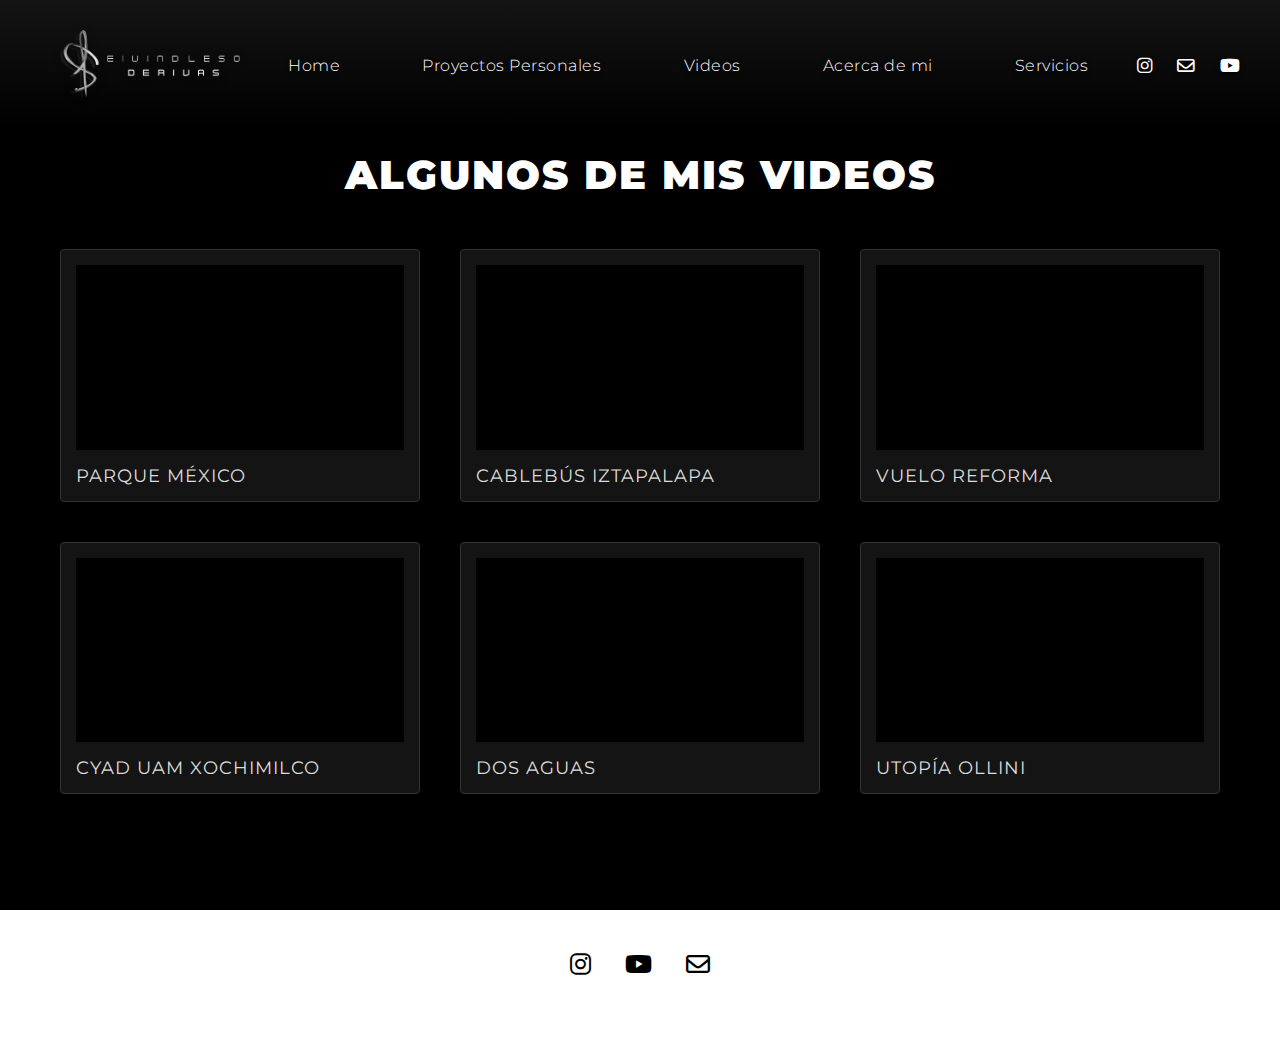
<file: videos.html>
<!DOCTYPE html>
<html lang="es">
<head>
    <meta charset="UTF-8">
    <meta name="viewport" content="width=device-width, initial-scale=1.0">
    <title>Videografía y Drone en CDMX | Eivind Leso (Eivind Street)</title>
    <meta name="description" content="Portafolio de video documental y tomas aéreas de Eivind Leso. Vistas cinemáticas de Iztapalapa, Reforma, Cablebús bajo la marca Eivind Street.">
    <meta name="keywords" content="Videógrafo Eivind Leso, Drone CDMX, Eivind Street Video, Documental Urbano">
    
    <link href="https://fonts.googleapis.com/css2?family=Montserrat:wght@300;400;700;900&display=swap" rel="stylesheet">
    <link rel="stylesheet" href="https://cdnjs.cloudflare.com/ajax/libs/font-awesome/6.4.0/css/all.min.css">
    <link rel="stylesheet" href="assets/css/style.css">
    <style>
        .video-section { padding: 50px 20px; max-width: 1200px; margin: 0 auto; text-align: center; }
        .video-section h1 { font-size: 2.5rem; margin-bottom: 50px; text-transform: uppercase; letter-spacing: 2px; color: #fff; }
        .video-grid { display: grid; grid-template-columns: repeat(auto-fit, minmax(300px, 1fr)); gap: 40px; justify-content: center; }
        .video-card { background-color: #141414; padding: 15px; border: 1px solid #333; border-radius: 4px; transition: border-color 0.3s ease; }
        .video-card:hover { border-color: #fff; }
        .video-card h3 { margin-top: 15px; font-size: 1.1rem; color: #ddd; font-weight: normal; letter-spacing: 1px; text-align: left; }
        .video-container { position: relative; padding-bottom: 56.25%; height: 0; overflow: hidden; background: #000; }
        .video-container iframe { position: absolute; top: 0; left: 0; width: 100%; height: 100%; border: none; }
    </style>
</head>
<body>
    <header>
        <div class="logo-container"><a href="index.html"><img src="assets/img/general/logo.png" alt="Eivind Street Logo"></a></div>
        <div class="menu-toggle" id="mobile-menu-btn"><span></span><span></span><span></span></div>
        <nav class="desktop-nav">
            <ul>
                <li><a href="index.html">Home</a></li>
                <li><a href="proyectosPersonales.html">Proyectos Personales</a></li>
                <li><a href="videos.html">Videos</a></li>
                <li><a href="about.html">Acerca de mi</a></li>
                <li><a href="servicios.html">Servicios</a></li>
            </ul>
        </nav>
        <div class="header-social desktop-social">
            <a href="https://www.instagram.com/eivind_street/" target="_blank"><i class="fa-brands fa-instagram"></i></a>
            <a href="contacto.html"><i class="fa-regular fa-envelope"></i></a>
            <a href="https://www.youtube.com/@Synthgraf_IA" target="_blank"><i class="fa-brands fa-youtube"></i></a>
        </div>
        <div class="mobile-menu-overlay" id="mobile-menu">
            <button class="close-menu" id="close-menu-btn" style="background:none; border:none; color:white; font-size:3rem; position:absolute; top:20px; right:30px; cursor:pointer;">&times;</button>
            <ul>
                <li><a href="index.html">Home</a></li>
                <li><a href="proyectosPersonales.html">Proyectos Personales</a></li>
                <li><a href="videos.html">Videos</a></li>
                <li><a href="about.html">Acerca de mi</a></li>
                <li><a href="servicios.html">Servicios</a></li>
            </ul>
            <div class="mobile-social">
                <a href="https://www.instagram.com/eivind_street/" target="_blank"><i class="fa-brands fa-instagram"></i></a>
                <a href="https://www.youtube.com/@Synthgraf_IA" target="_blank"><i class="fa-brands fa-youtube"></i></a>
                <a href="contacto.html"><i class="fa-regular fa-envelope"></i></a>
            </div>
        </div>
    </header>

    <main>
        <section class="video-section">
            <h1>Algunos de mis videos</h1>
            <div class="video-grid">
                <div class="video-card">
                    <div class="video-container"><iframe src="https://www.youtube.com/embed/lF-ubEqjuA4" title="Video Parque México CDMX" allowfullscreen loading="lazy"></iframe></div>
                    <h3>Parque México</h3>
                </div>
                <div class="video-card">
                    <div class="video-container"><iframe src="https://www.youtube.com/embed/8OFP-VfWId8" title="Video Cablebús Iztapalapa Drone" allowfullscreen loading="lazy"></iframe></div>
                    <h3>Cablebús Iztapalapa</h3>
                </div>
                <div class="video-card">
                    <div class="video-container"><iframe src="https://www.youtube.com/embed/1bKtLL1sfSg" title="Vuelo Drone Reforma CDMX" allowfullscreen loading="lazy"></iframe></div>
                    <h3>Vuelo Reforma</h3>
                </div>
                <div class="video-card">
                    <div class="video-container"><iframe src="https://www.youtube.com/embed/XZl5N77VGo8" title="Video CYAD UAM Xochimilco" allowfullscreen loading="lazy"></iframe></div>
                    <h3>CYAD UAM Xochimilco</h3>
                </div>
                <div class="video-card">
                    <div class="video-container"><iframe src="https://www.youtube.com/embed/Wvu0atMz5Vo" title="Video Dos Aguas" allowfullscreen loading="lazy"></iframe></div>
                    <h3>Dos Aguas</h3>
                </div>
                <div class="video-card">
                    <div class="video-container"><iframe src="https://www.youtube.com/embed/cj-0TrFH3ZM" title="Video Utopía Ollini Iztapalapa" allowfullscreen loading="lazy"></iframe></div>
                    <h3>Utopía Ollini</h3>
                </div>
            </div>
        </section>
    </main>

    <footer>
        <div class="footer-content">
            <div class="social-icons-footer">
                <a href="https://www.instagram.com/eivind_street/" target="_blank"><i class="fa-brands fa-instagram"></i></a>
                <a href="https://www.youtube.com/@Synthgraf_IA" target="_blank"><i class="fa-brands fa-youtube"></i></a>
                <a href="contacto.html"><i class="fa-regular fa-envelope"></i></a>
            </div>
            <p class="copyright-text">
                © 2024 Eivind Leso | Irving Soriano. Todos los derechos reservados.
            </p>
        </div>
    </footer>

    <script src="assets/js/script.js"></script>
</body>
</html>
</file>
<file: assets/css/style.css>
/* Reset y Variables */
:root {
    --bg-color: #000000;
    --text-color: #ffffff;
    --font-main: 'Montserrat', sans-serif;
    --input-bg: #111111; 
    --input-border: #333333; 
    --btn-blue: #254685; 
    --btn-blue-hover: #1d3666;
}

* {
    margin: 0;
    padding: 0;
    box-sizing: border-box;
}

body {
    background-color: var(--bg-color);
    color: var(--text-color);
    font-family: var(--font-main);
    font-weight: 300;
    overflow-x: hidden;
    scroll-behavior: smooth; /* Scroll suave nativo */
}

/* Títulos y Encabezados Globales */
h1, h2, h3 {
    font-weight: 900;
    text-transform: uppercase;
    letter-spacing: 2px;
}

p {
    font-weight: 400;
    line-height: 1.8;
}

/* ==========================================================================
   HEADER GENERAL
   ========================================================================== */
header {
    background: linear-gradient(to bottom, #141414, #000000);
    padding: 30px 40px;
    display: flex;
    justify-content: space-between;
    align-items: center;
    position: fixed;
    width: 100%;
    top: 0;
    z-index: 1000;
    transition: all 0.3s ease;
}

.logo-container { margin-left: 20px; z-index: 1001; } 
.logo-container img {
    height: 70px;
    width: auto;
    display: block;
    max-width: 250px;
    object-fit: contain;
    filter: drop-shadow(0 2px 4px rgba(0,0,0,0.5));
}

/* Navegación Desktop */
.desktop-nav {
    flex: 2;
    display: flex;
    justify-content: center;
    margin: 0 40px;
}

.desktop-nav ul {
    display: flex;
    list-style: none;
    align-items: center;
    width: 100%;
    max-width: 800px;
    justify-content: space-between;
}

.desktop-nav a {
    text-decoration: none;
    color: var(--text-color);
    font-size: 1rem;
    font-weight: 300; 
    text-transform: none;
    letter-spacing: 0.5px;
    text-shadow: 0px 2px 5px rgba(0,0,0,0.9);
    transition: color 0.3s, opacity 0.3s;
}

.desktop-nav a:hover { color: #fff; opacity: 0.8; }

/* Redes Sociales Desktop */
.desktop-social {
    display: flex;
    gap: 25px;
    align-items: center;
}

.header-social a {
    color: white; font-size: 1.1rem;
    transition: transform 0.3s, color 0.3s;
    text-shadow: 0px 2px 5px rgba(0,0,0,0.9);
}
.header-social a:hover { color: #ccc; transform: scale(1.1); }

/* MENÚ MÓVIL */
.menu-toggle {
    display: none; 
    cursor: pointer;
    z-index: 1002;
    flex-direction: column;
    gap: 6px; 
    padding: 5px;
}

.menu-toggle span {
    display: block;
    width: 25px; 
    height: 2px; 
    background-color: white;
}

.mobile-menu-overlay {
    display: none; 
    position: fixed;
    top: 0;
    right: 0; 
    width: 100%; 
    height: 100vh;
    background-color: rgba(0, 0, 0, 0.95);
    flex-direction: column;
    justify-content: center;
    align-items: center;
    z-index: 1000;
}

.mobile-menu-overlay.active { display: flex; }

.mobile-menu-overlay ul {
    list-style: none;
    text-align: center;
    display: flex;
    flex-direction: column;
    gap: 30px;
}

.mobile-menu-overlay a {
    color: white;
    font-size: 1.5rem;
    text-decoration: none;
    font-weight: 600; 
    text-transform: uppercase;
}

.mobile-social {
    margin-top: 40px;
    display: flex;
    gap: 30px;
}

.mobile-social a { font-size: 1.8rem; }

/* ==========================================================================
   HEADER TRANSPARENT MODE
   ========================================================================== */
body.transparent-mode header {
    background: linear-gradient(to bottom, rgba(58, 58, 58, 0) 60%, rgba(58, 58, 58, 0.2) 100%) !important;
    padding-top: 30px;
    padding-bottom: 30px; 
}

body.transparent-mode main { margin-top: 0 !important; }

body.transparent-mode .project-hero,
body.transparent-mode .about-banner,
body.transparent-mode .projects-menu { padding-top: 100px; }


/* CARRUSEL HOME */
.carousel-container {
    position: relative; 
    width: 95%; 
    max-width: 1800px; 
    margin: 0 auto; 
    height: 85vh; 
    overflow: hidden; 
    display: flex; 
    align-items: center; 
    justify-content: center;
    background-color: #000; 
}

.carousel-slide { width: 100%; height: 100%; object-fit: cover; display: none; }
.carousel-slide.active { display: block !important; }

.prev, .next {
    cursor: pointer; position: absolute; top: 50%; width: auto; padding: 16px;
    margin-top: -22px; color: white; font-weight: 900; font-size: 24px;
    background-color: rgba(0,0,0,0.3); border-radius: 3px; z-index: 10;
}
.next { right: 0; } .prev { left: 0; }

/* FOOTER */
footer {
    background-color: white;
    padding: 40px 20px;
    text-align: center;
}
footer .social-icons-footer a { color: black; font-size: 1.5rem; margin: 0 15px; }

/* PROYECTOS MENU (Estilos Generales/Desktop) */
.projects-menu {
    height: 100vh; display: flex; flex-direction: column;
    justify-content: center; align-items: center;
    background-size: cover; background-position: center;
    background-image: url('../img/proyectos/general/fondoProy.jpg');
    text-align: center;
    /* Transición suave para el cambio de fondo */
    transition: background-image 0.5s ease-in-out;
}
.project-link {
    font-family: var(--font-main); font-weight: 900; font-size: 3.5rem; 
    margin: 15px 0; cursor: pointer; color: white;
    text-shadow: 2px 2px 10px rgba(0,0,0,0.8); text-decoration: none;
    transition: transform 0.3s, letter-spacing 0.3s, opacity 0.3s;
}
.project-link-dark { font-weight: 300 !important; color: #000000 !important; text-shadow: none !important; }
.project-link:hover { transform: scale(1.05); letter-spacing: 5px; opacity: 1 !important; }

/* HERO TEXTOS */
.project-hero { background-attachment: scroll; }
.hero-text {
    position: relative; z-index: 2; text-align: left; 
    width: 90%; max-width: 1400px; padding: 20px; margin-top: 50px;
}
.hero-text h1 { font-size: 2.5rem; font-weight: 600; margin-bottom: 20px; text-transform: uppercase; }
.hero-text p { font-size: 1.1rem; line-height: 1.6; margin-bottom: 10px; color: #ddd; }

/* ACERCA DE MI */
.about-banner {
    position: relative; width: 100%; min-height: 100vh; 
    background-image: url('../img/acerca/bannerAcerca.jpg');
    background-size: cover; background-position: center;
    display: flex; align-items: center; justify-content: center;
}
.about-banner::before {
    content: ''; position: absolute; top: 0; left: 0; right: 0; bottom: 0; background: rgba(0,0,0,0.6);
}
.about-text {
    position: relative; z-index: 2; text-align: left;
    width: 90%; max-width: 1400px; padding: 40px; color: white; margin-top: 60px; 
}
.profile-photo-section { padding: 50px 0; text-align: center; background-color: #000; }
.profile-photo-section img { max-width: 400px; border-radius: 5px; box-shadow: 0 4px 15px rgba(255,255,255,0.1); }

/* FONDO BLANCO GENERAL */
.project-white-area {
    background-color: #ffffff;
    width: 100%;
    padding: 60px 20px; 
    display: flex; flex-direction: column; align-items: center;
    min-height: 60vh;
}
.project-nav-thin {
    width: 100%; max-width: 900px; display: flex; justify-content: space-between;
    margin-top: 40px; padding: 0 20px;
}
.project-nav-thin a {
    text-decoration: none; color: #000000; font-family: var(--font-main);
    font-weight: 300; font-size: 1.2rem; text-transform: uppercase; transition: opacity 0.3s;
}
.project-nav-thin a:hover { opacity: 0.6; }

/* LIGHTBOX (Base Desktop) */
.lightbox {
    display: none; position: fixed; z-index: 2000; 
    padding-top: 50px; left: 0; top: 0; width: 100%; height: 100%;
    overflow: auto; background-color: rgba(0, 0, 0, 0.95);
}
.lightbox-content {
    margin: auto; display: block; width: auto; height: auto;
    max-width: 90%; max-height: 85vh; object-fit: contain; 
}
.close-lightbox {
    position: absolute; top: 20px; right: 35px; color: #f1f1f1;
    font-size: 40px; font-weight: bold; cursor: pointer; z-index: 2001;
}
.lightbox-prev, .lightbox-next {
    cursor: pointer; position: absolute; top: 50%; width: auto; padding: 16px;
    margin-top: -50px; color: white; font-weight: bold; font-size: 40px;
    user-select: none;
}
.lightbox-next { right: 20px; } .lightbox-prev { left: 20px; }

/* OTROS ELEMENTOS */
.cursos-section h1, .video-section h1 { font-weight: 900; }
.video-section, .cursos-section { padding-bottom: 200px; }
.video-card { border: 1px solid #333; }
.contact-section { padding: 50px 20px; max-width: 800px; margin: 0 auto; }
.contact-form { display: flex; flex-direction: column; gap: 25px; }
.form-group input, .form-group textarea {
    width: 100%; padding: 15px; background-color: var(--input-bg);
    border: 1px solid var(--input-border); color: #fff;
    font-family: var(--font-main); font-size: 1rem; border-radius: 6px;
}
.btn-submit {
    width: 100%; padding: 18px 20px; background-color: var(--btn-blue);
    color: #fff; border: none; font-weight: 900; text-transform: uppercase;
    cursor: pointer; font-size: 1.1rem; border-radius: 6px;
}
main { margin-top: 100px; min-height: 90vh; }

/* RESPONSIVE HEADERS */
@media screen and (max-width: 1024px) {
    header { padding: 15px 20px; }
    nav ul { gap: 20px; max-width: 100%; } 
    .logo-container img { height: 50px; }
}
@media screen and (max-width: 768px) {
    header { padding: 20px; height: auto; }
    body.transparent-mode header { 
        background: linear-gradient(to bottom, rgba(58, 58, 58, 0) 60%, rgba(58, 58, 58, 0.2) 100%) !important;
    }
    body.transparent-mode main { margin-top: 0; }
    .desktop-nav, .desktop-social { display: none; }
    .menu-toggle { display: flex; }
    .carousel-container:not(.project-carousel-frame) { height: 75vh; width: auto; margin: 20px; }
    .project-hero, .about-banner { height: auto !important; min-height: 60vh; padding-bottom: 60px; align-items: flex-end; }
    .hero-text, .about-text { margin-top: 100px; width: 100%; max-width: 100%; background: linear-gradient(to top, rgba(0,0,0,0.8), transparent); }
    .project-link { font-size: 2rem; margin: 25px 0; }
}

/* =========================================================
   GALERÍA SCROLL (EDITORIAL / VERTICAL)
   ========================================================= */
.scroll-gallery-container {
    display: flex;
    flex-direction: column;
    width: 100%;
    max-width: 1200px; 
    margin: 0 auto;
    padding: 20px 0;
    gap: 60px; 
}

.gallery-item {
    display: block;
    max-width: 80%; 
    height: auto;
    cursor: zoom-in;
    box-shadow: 0 5px 15px rgba(0,0,0,0.3);
    
    opacity: 0;
    transform: translateY(100px) scale(0.98); 
    transition: opacity 1s ease-out, transform 1s cubic-bezier(0.25, 1, 0.5, 1);
    will-change: opacity, transform;
}

.gallery-item.is-visible {
    opacity: 1;
    transform: translateY(0) scale(1);
}

.align-center { margin-left: auto; margin-right: auto; }
.align-left { margin-right: auto; margin-left: 10%; }
.align-right { margin-left: auto; margin-right: 10%; }

.gallery-item.is-portrait { max-width: 45%; }
.gallery-item.is-landscape { max-width: 85%; }

@media screen and (max-width: 768px) {
    .scroll-gallery-container { gap: 40px; }
    .align-left, .align-right, .align-center { margin-left: auto; margin-right: auto; }
    .gallery-item.is-landscape { max-width: 95%; }
    .gallery-item.is-portrait { max-width: 70%; }
}

/* =========================================================
   BOTÓN VOLVER ARRIBA (Back to Top)
   ========================================================= */
#backToTop {
    position: fixed;
    bottom: 30px;
    right: 30px;
    width: 50px;
    height: 50px;
    background-color: rgba(0, 0, 0, 0.4); 
    color: white;
    border: none;
    border-radius: 50%;
    font-size: 1.2rem;
    cursor: pointer;
    z-index: 3000;
    opacity: 0;
    visibility: hidden;
    transition: opacity 0.4s ease, background-color 0.3s ease, transform 0.3s ease;
    display: flex;
    align-items: center;
    justify-content: center;
    backdrop-filter: blur(5px);
}

#backToTop.show { opacity: 1; visibility: visible; }
#backToTop:hover { background-color: rgba(0, 0, 0, 0.8); transform: translateY(-3px); }

/* =========================================================
   AJUSTES MÓVILES: AUTO-PLAY MENU
   ========================================================= */
@media screen and (max-width: 768px) {
    .projects-menu {
        height: 100vh !important;
        justify-content: center; 
        padding-top: 0; 
        padding-bottom: 0;
    }
    .project-link {
        font-size: 1.5rem; 
        margin: 25px 0; 
        opacity: 0.4; 
        transition: opacity 0.5s ease, transform 0.5s ease; 
        position: relative; 
        display: inline-block;
        pointer-events: auto; 
    }
    .project-link.active-project {
        opacity: 1 !important;
        transform: scale(1.15);
        text-shadow: 0 0 15px rgba(255,255,255,0.6);
    }
    .project-link.active-project::before {
        content: '';
        position: absolute;
        left: -20px;
        top: 50%;
        transform: translateY(-50%);
        width: 10px;
        height: 10px;
        background-color: #fff; 
        border-radius: 50%;
        box-shadow: 0 0 12px rgba(255, 255, 255, 1); 
        animation: pulseDot 2s infinite;
    }
}

@keyframes pulseDot {
    0% { transform: translateY(-50%) scale(1); opacity: 1; }
    50% { transform: translateY(-50%) scale(1.3); opacity: 0.7; }
    100% { transform: translateY(-50%) scale(1); opacity: 1; }
}

/* =========================================================
   ESTILOS LIGHTBOX MÓVIL (GALERÍA NATIVA / SNAP)
   ========================================================= */
.mobile-snap-wrapper {
    display: none; /* Oculto en desktop */
}

@media screen and (max-width: 768px) {
    /* 1. Ocultar interfaz de escritorio en móvil */
    .lightbox-prev, 
    .lightbox-next, 
    .close-lightbox,
    #lightbox-img { 
        display: none !important; 
    }

    /* 2. Ajustar el contenedor Lightbox para pantalla completa */
    .lightbox {
        padding: 0 !important;
        background-color: #000 !important; /* Fondo totalmente negro */
        align-items: flex-start !important; /* Alinear arriba para el scroll */
    }

    /* 3. Contenedor de la tira de imágenes */
    .mobile-snap-wrapper {
        display: flex;
        width: 100%;
        height: 100%;
        overflow-x: scroll; /* Permite scroll horizontal */
        overflow-y: hidden;
        scroll-snap-type: x mandatory; /* Eje X, obligatorio detenerse en foto */
        -webkit-overflow-scrolling: touch; /* Suavidad en iOS */
        scroll-behavior: auto; /* Auto para que el drag sea inmediato */
    }

    /* 4. Cada item (foto) dentro de la tira */
    .mobile-snap-item {
        flex: 0 0 100%; /* Ancho completo */
        width: 100vw;
        height: 100vh;
        scroll-snap-align: center; /* Centrar al soltar */
        display: flex;
        align-items: center;
        justify-content: center;
        position: relative;
    }

    .mobile-snap-item img {
        max-width: 100%;
        max-height: 100%;
        width: auto;
        height: auto;
        object-fit: contain; /* Ajuste perfecto sin corte */
        user-select: none;
    }
}
</file>
